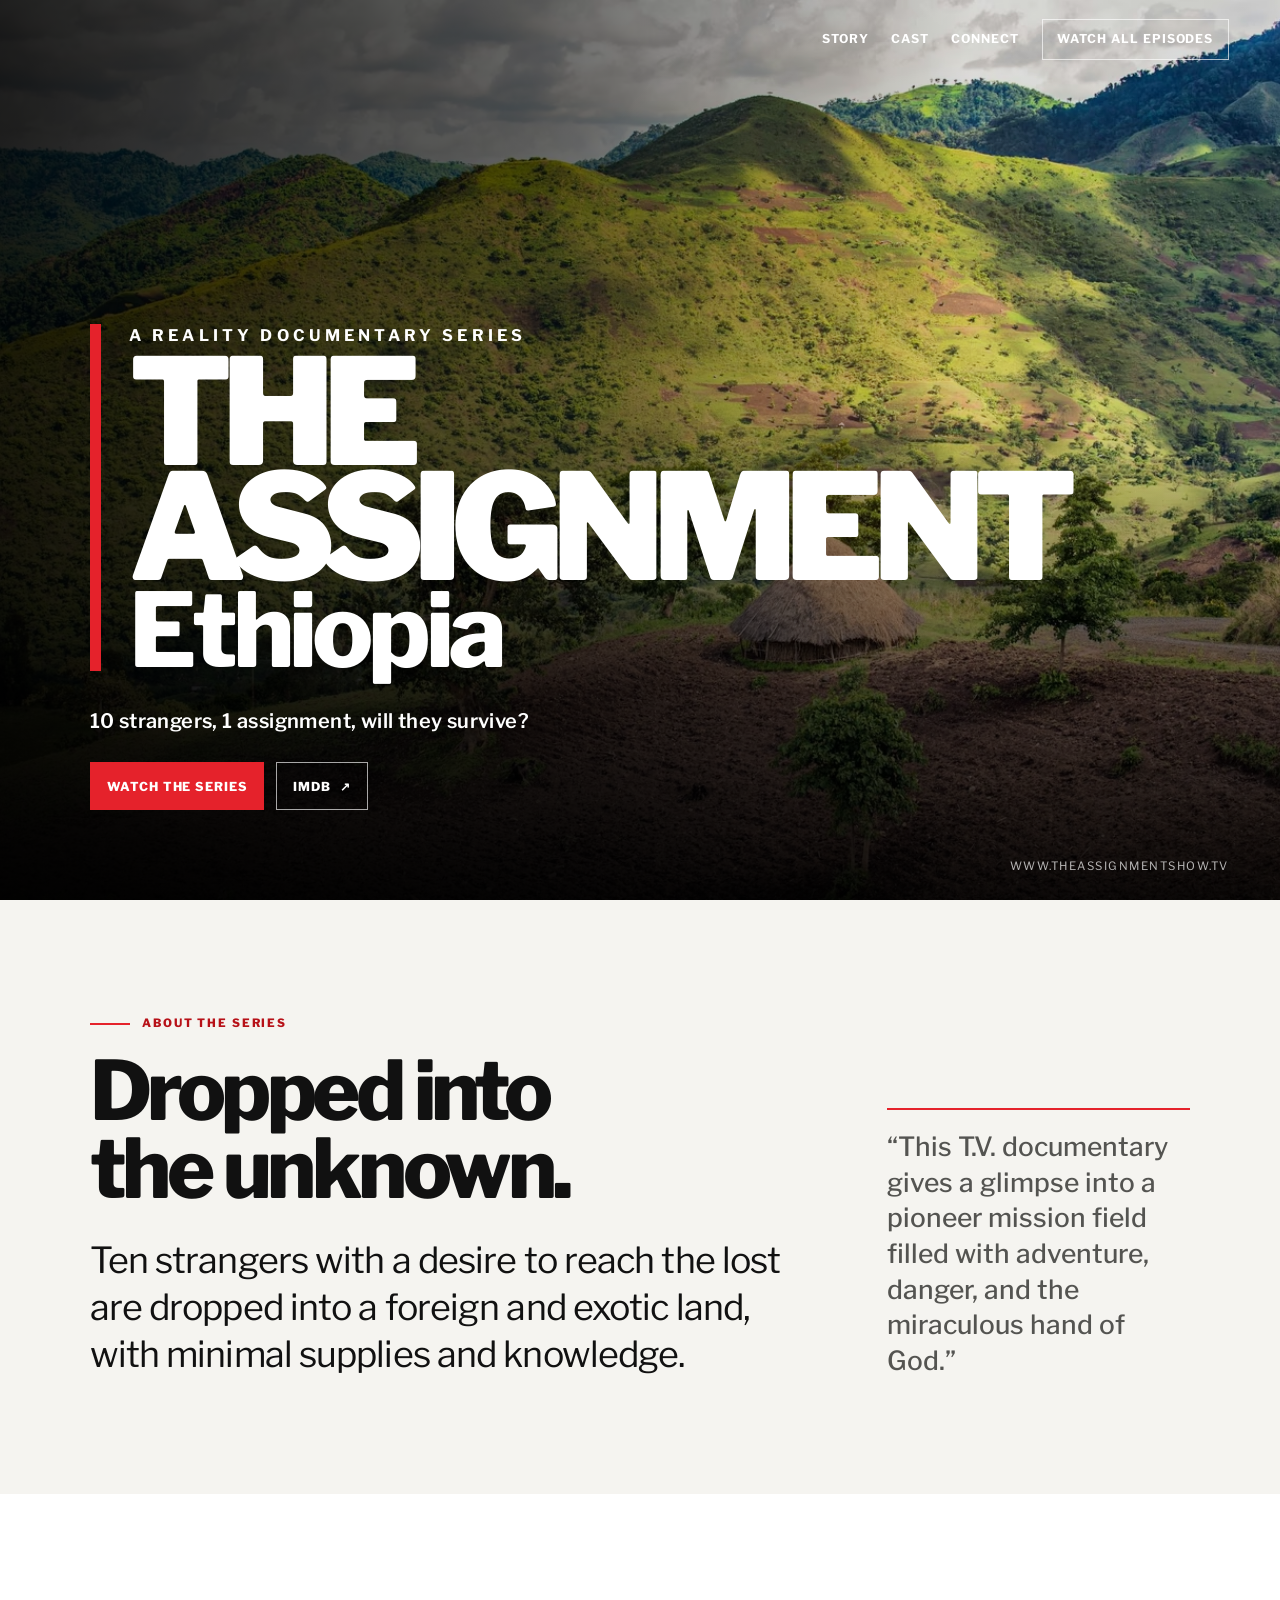
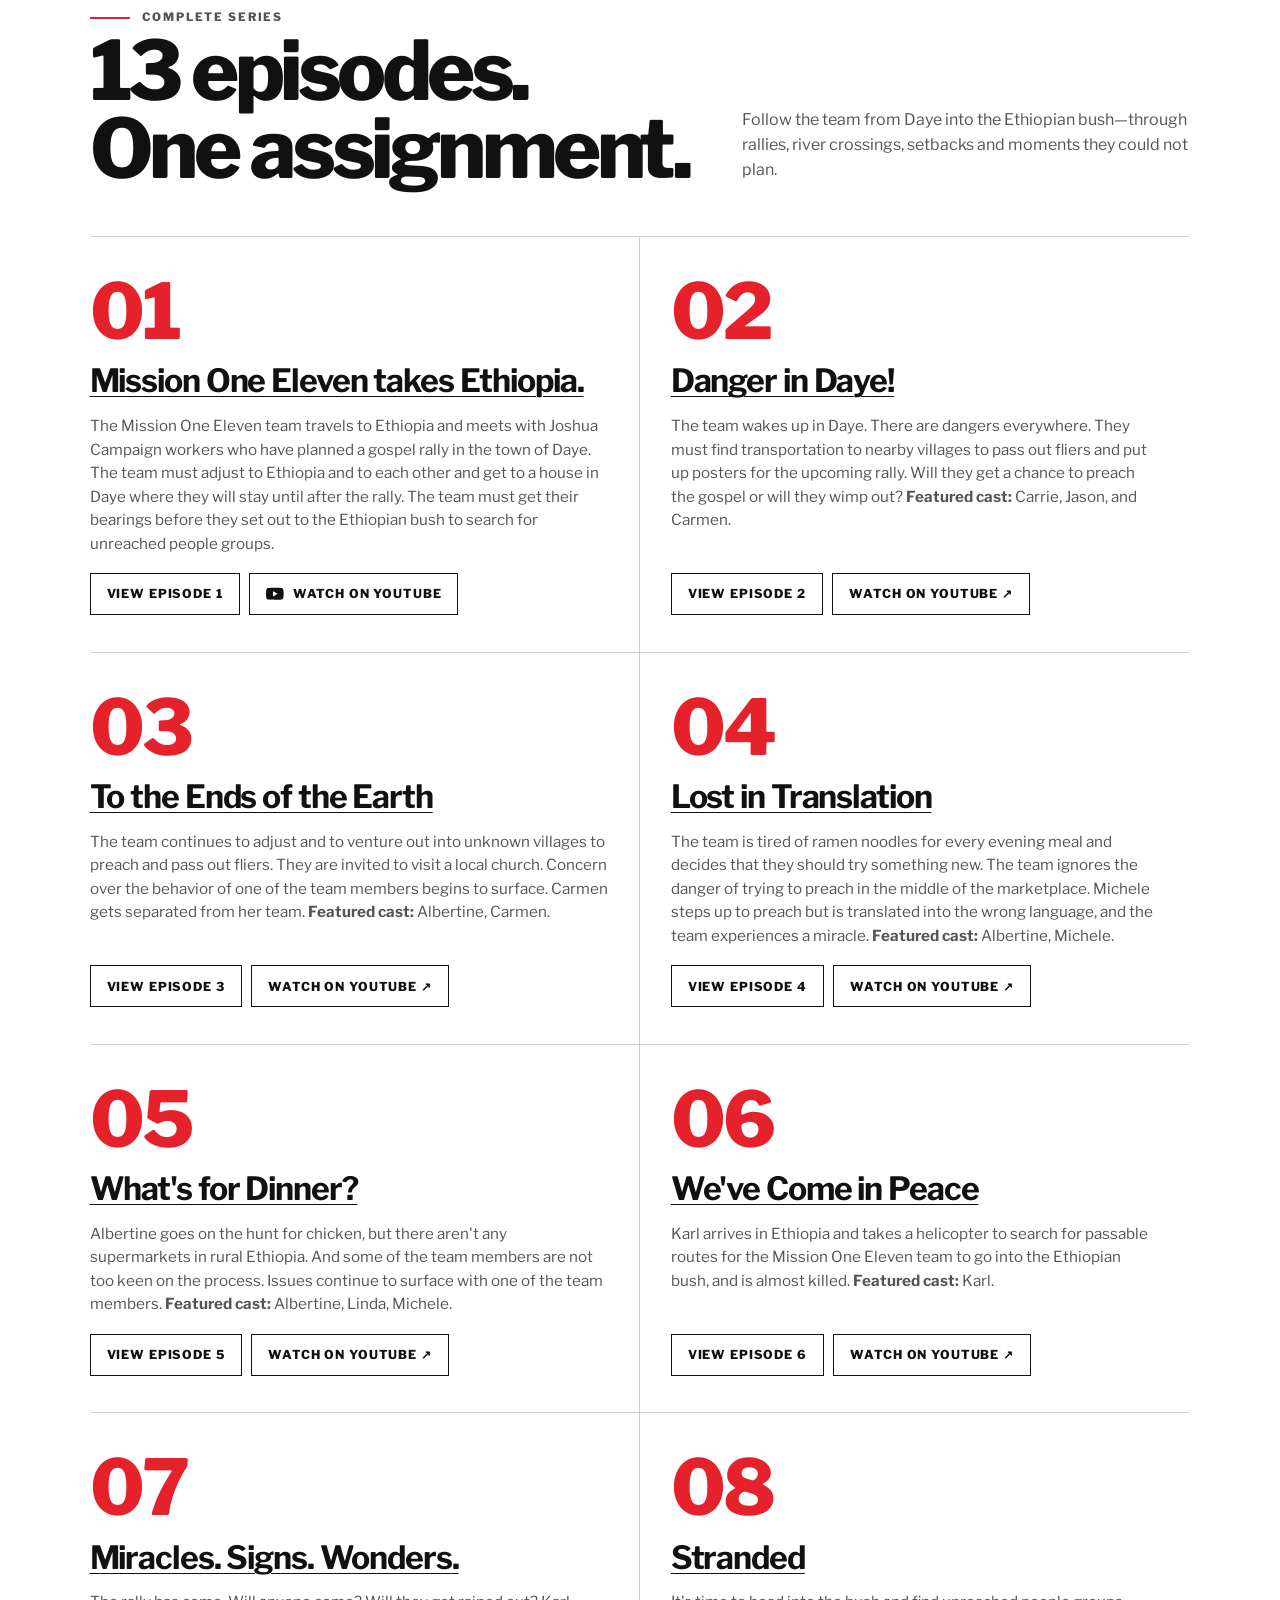
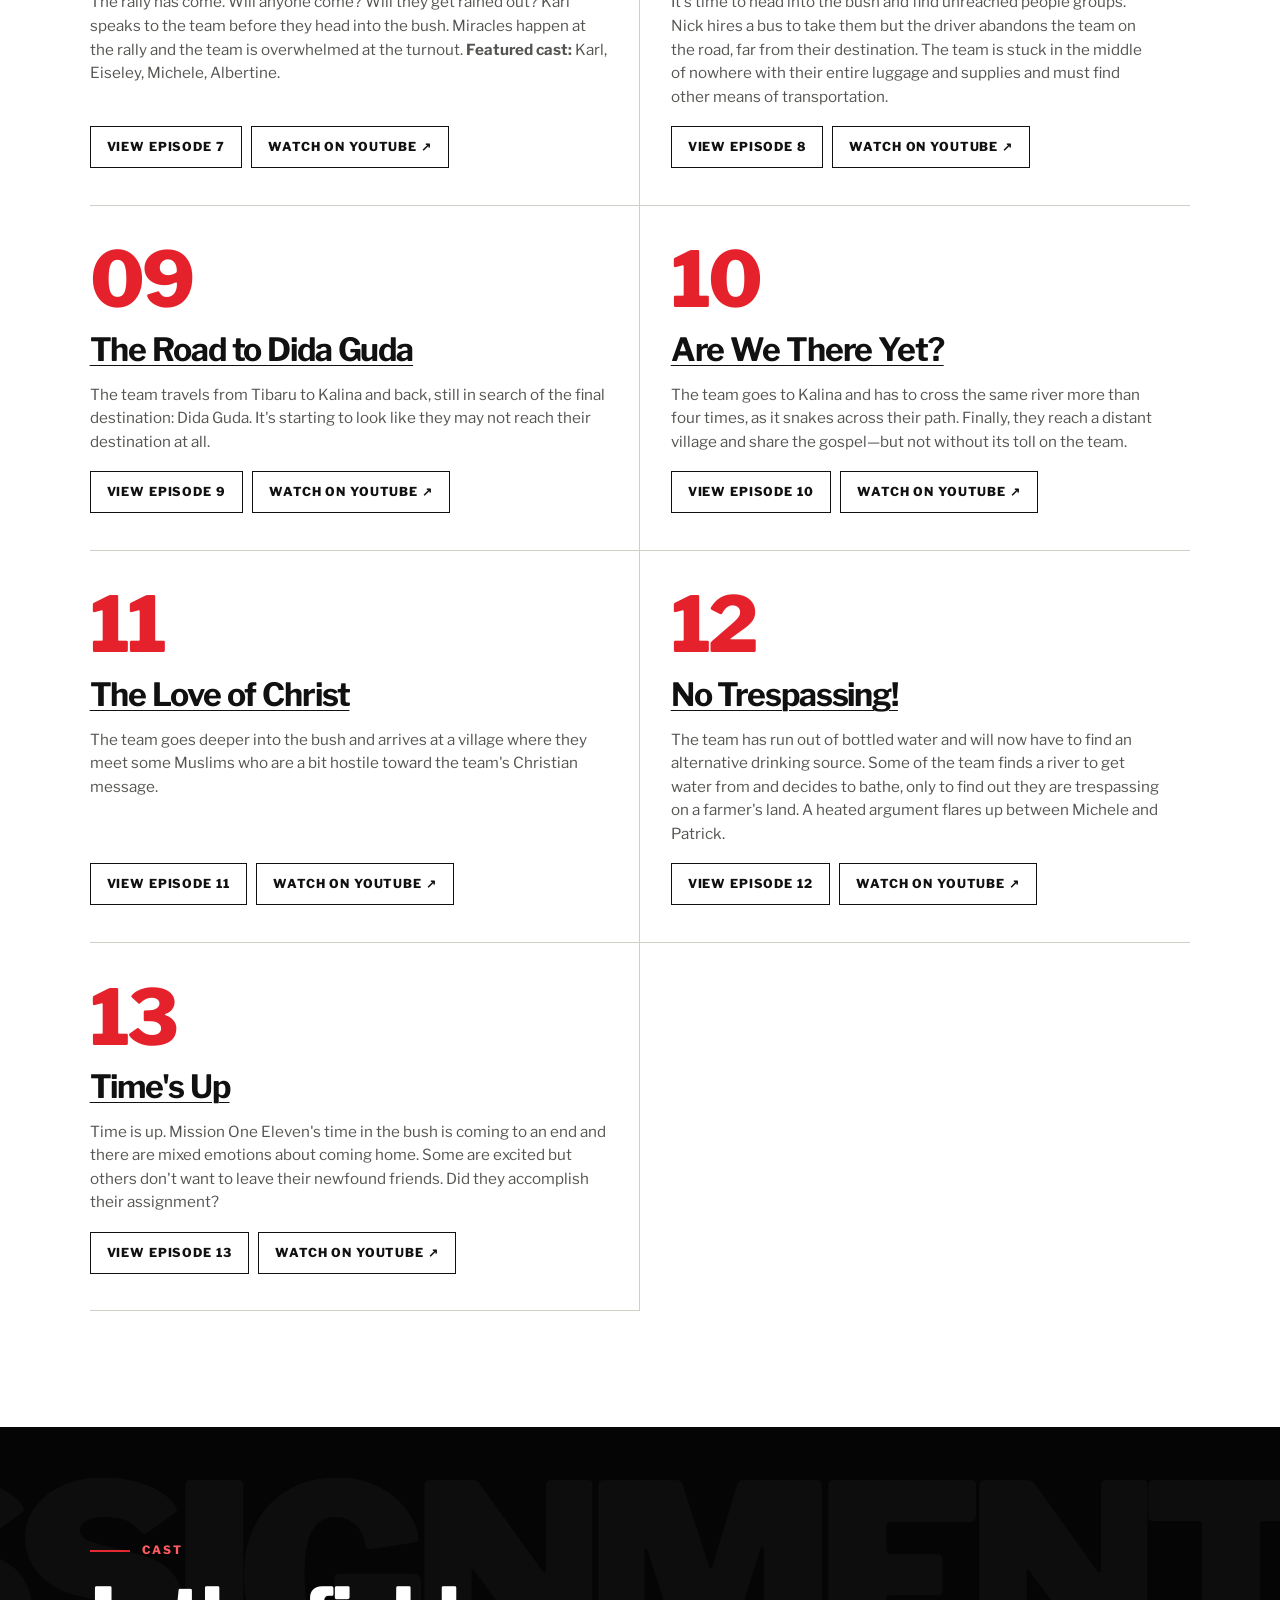
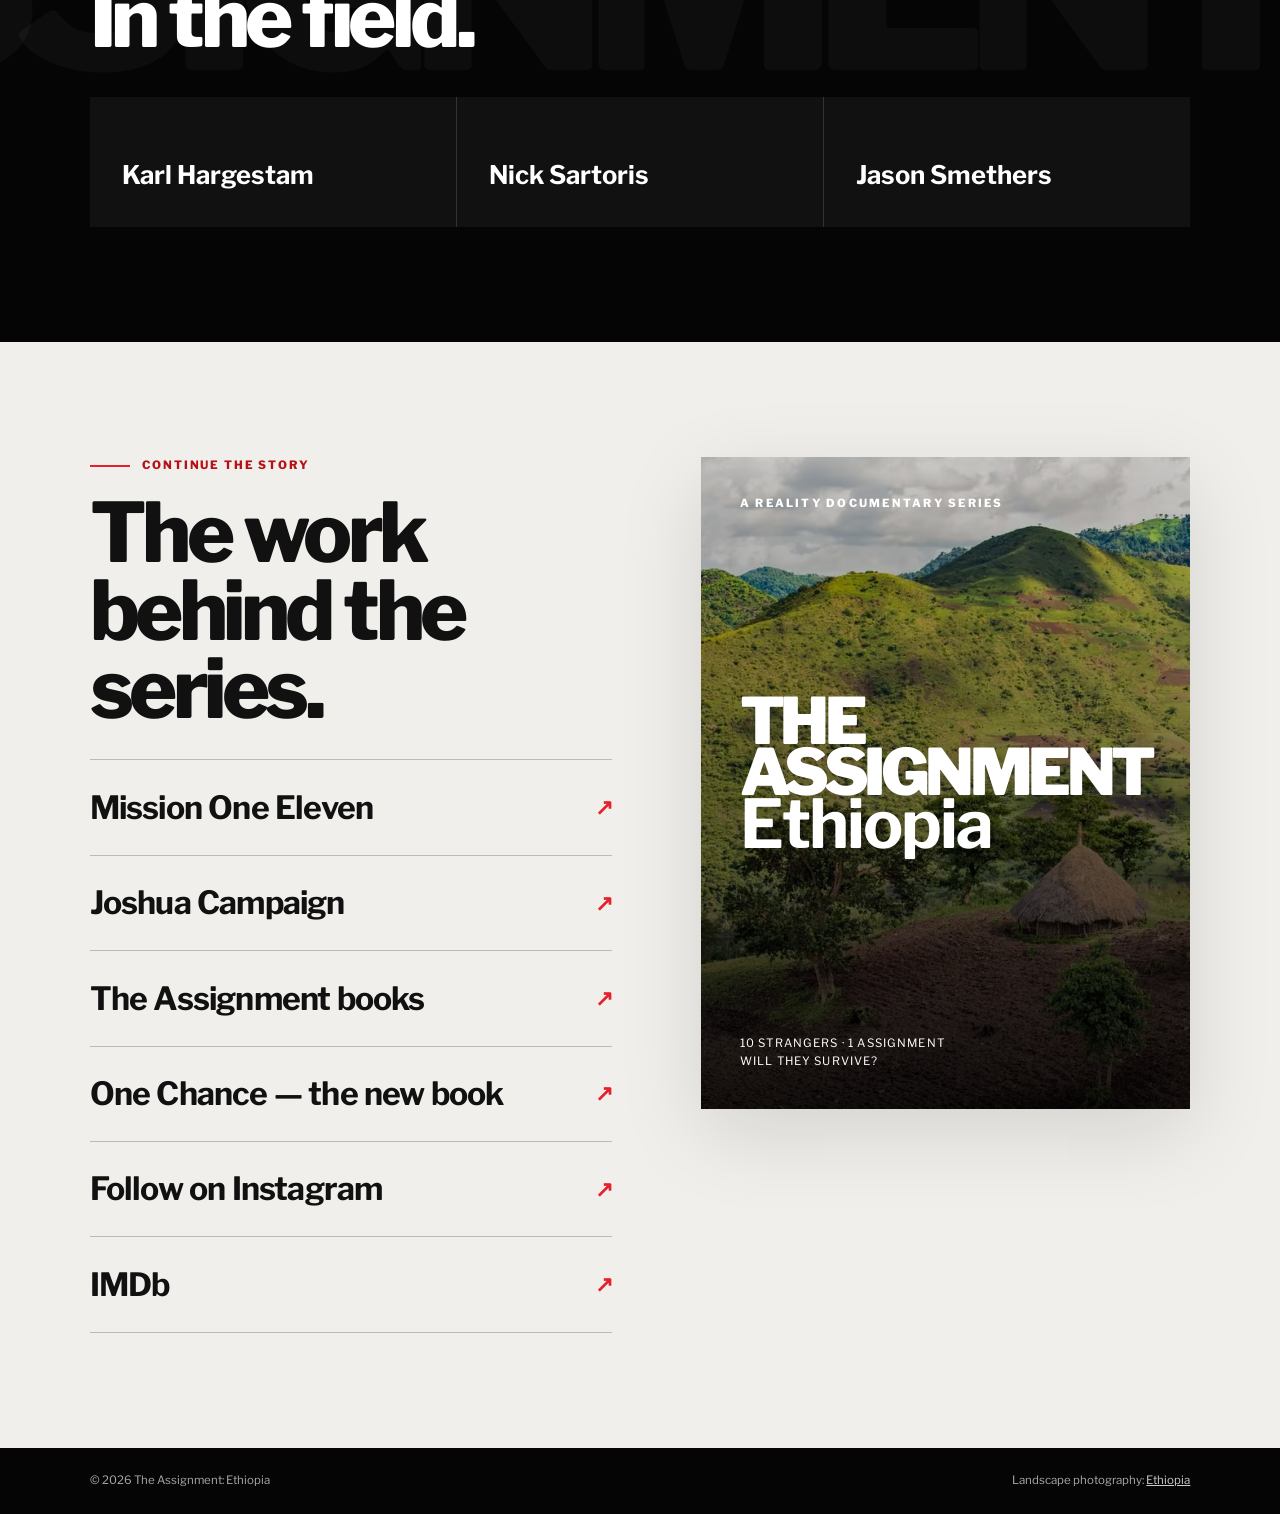
<file: index.html>
<!doctype html>
<html lang="en">
<head>
  <meta charset="utf-8" />
  <meta name="viewport" content="width=device-width, initial-scale=1, viewport-fit=cover" />
  <meta name="color-scheme" content="light dark" />
  <meta name="theme-color" content="#0b0b0b" media="(prefers-color-scheme: dark)" />
  <meta name="theme-color" content="#f5f4f0" media="(prefers-color-scheme: light)" />
  <link rel="icon" href="/favicon.ico" sizes="any" />
  <link rel="apple-touch-icon" href="/apple-touch-icon.png" />
  <title>The Assignment: Ethiopia — Watch All 13 Episodes</title>
  <meta name="description" content="Watch all 13 episodes of The Assignment: Ethiopia, the reality documentary series following ten strangers on a pioneer mission into rural Ethiopia." />
  <meta name="robots" content="index, follow, max-image-preview:large, max-snippet:-1, max-video-preview:-1" />
  <meta name="googlebot" content="index, follow, max-image-preview:large, max-snippet:-1, max-video-preview:-1" />
  <link rel="canonical" href="https://www.theassignmentshow.tv/" />
  <link rel="preload" as="image" type="image/avif" href="/ethiopia-highlands-hero-portrait-1102.avif" imagesrcset="/ethiopia-highlands-hero-portrait-800.avif 800w, /ethiopia-highlands-hero-portrait-1102.avif 1102w" imagesizes="100vw" media="(max-width: 760px) and (max-aspect-ratio: 3/4)" fetchpriority="high" />
  <link rel="preload" as="image" type="image/avif" imagesrcset="/ethiopia-highlands-hero-1280.avif 1280w, /ethiopia-highlands-hero-1920.avif 1920w" imagesizes="100vw" media="not all and (max-width: 760px) and (max-aspect-ratio: 3/4)" fetchpriority="high" />
  <link rel="alternate" hreflang="en" href="https://www.theassignmentshow.tv/" />
  <link rel="alternate" hreflang="x-default" href="https://www.theassignmentshow.tv/" />
  <meta property="og:type" content="video.tv_show" />
  <meta property="og:site_name" content="The Assignment" />
  <meta property="og:locale" content="en_US" />
  <meta property="og:title" content="The Assignment: Ethiopia — Watch All 13 Episodes" />
  <meta property="og:description" content="Ten strangers. One assignment. Watch the complete 13-episode reality documentary series filmed on a pioneer mission in Ethiopia." />
  <meta property="og:url" content="https://www.theassignmentshow.tv/" />
  <meta property="og:image" content="https://www.theassignmentshow.tv/ethiopia-highlands-hero.jpg" />
  <meta property="og:image:secure_url" content="https://www.theassignmentshow.tv/ethiopia-highlands-hero.jpg" />
  <meta property="og:image:type" content="image/jpeg" />
  <meta property="og:image:width" content="2200" />
  <meta property="og:image:height" content="1469" />
  <meta property="og:image:alt" content="The Ethiopian highlands, setting of The Assignment: Ethiopia documentary series" />
  <meta name="twitter:card" content="summary_large_image" />
  <meta name="twitter:title" content="The Assignment: Ethiopia — Watch All 13 Episodes" />
  <meta name="twitter:description" content="Ten strangers. One assignment. Watch the complete reality documentary series filmed in Ethiopia." />
  <meta name="twitter:image" content="https://www.theassignmentshow.tv/ethiopia-highlands-hero.jpg" />
  <meta name="twitter:image:alt" content="The Ethiopian highlands, setting of The Assignment: Ethiopia documentary series" />
  <link rel="preconnect" href="https://fonts.googleapis.com" />
  <link rel="preconnect" href="https://fonts.gstatic.com" crossorigin />
  <link rel="preload" as="style" href="https://fonts.googleapis.com/css2?family=Libre+Franklin:wght@400;500;600;700;800;900&display=swap" onload="this.onload=null;this.rel='stylesheet'"><noscript><link rel="stylesheet" href="https://fonts.googleapis.com/css2?family=Libre+Franklin:wght@400;500;600;700;800;900&display=swap"></noscript>
  <style>
    :root {
      --bg:#0b0b0b; --surface:#141414; --surface-2:#1d1d1d; --ink:#f7f7f5;
      --muted:#b8b8b4; --line:#343434; --red:#e5222b; --red-dark:#b71118;
      --paper:#f0efeb; --black:#050505; --shadow:0 24px 80px rgba(0,0,0,.35);
    }
    @media (prefers-color-scheme: light) {
      :root { --bg:#f5f4f0; --surface:#ffffff; --surface-2:#e9e7e1; --ink:#111111; --muted:#545451; --line:#d1cec6; --shadow:0 24px 80px rgba(0,0,0,.12); }
    }
    *{box-sizing:border-box}
    html{scroll-behavior:smooth;background:var(--bg)}
    body{margin:0;background:var(--bg);color:var(--ink);font-family:"Libre Franklin",sans-serif;line-height:1.55;overflow-x:hidden}
    a{color:inherit}
    img{display:block;max-width:100%}
    .nav{position:absolute;z-index:10;top:0;left:0;right:0;display:flex;justify-content:flex-end;gap:1.4rem;align-items:center;padding:1.2rem clamp(1.15rem,4vw,4.5rem);font-size:.76rem;font-weight:700;letter-spacing:.08em;text-transform:uppercase;color:#fff}
    .nav a{text-decoration:none}.nav a:hover,.nav a:focus-visible{color:#ff4c53}
    .nav .watch{border:1px solid rgba(255,255,255,.65);padding:.62rem .9rem}
    .hero{position:relative;min-height:100svh;display:flex;align-items:flex-end;padding:clamp(6.8rem,13vw,10rem) clamp(1.15rem,7vw,7rem) clamp(3rem,7vw,6rem);isolation:isolate;background:#111;color:#fff}
    .hero-media{position:absolute;inset:0;z-index:-3;display:block}.hero-media img{width:100%;height:100%;object-fit:cover;object-position:center 52%;display:block}
    .hero::before{content:"";position:absolute;inset:0;z-index:-2;background:linear-gradient(90deg,rgba(0,0,0,.88) 0%,rgba(0,0,0,.6) 42%,rgba(0,0,0,.14) 76%),linear-gradient(0deg,rgba(0,0,0,.9),transparent 55%)}
    .hero::after{content:"";position:absolute;inset:0;z-index:-1;background:radial-gradient(circle at 70% 35%,rgba(255,130,0,.16),transparent 32%);mix-blend-mode:screen}
    .hero-content{max-width:900px}
    .poster-mark{border-left:clamp(.45rem,1vw,.7rem) solid var(--red);padding-left:clamp(1rem,2.2vw,2rem)}
    .hero-kicker{margin:0 0 .4rem;font-size:clamp(.78rem,1.5vw,1rem);font-weight:700;letter-spacing:.26em;text-transform:uppercase}
    h1{margin:0;font-size:clamp(3.15rem,11.5vw,9.5rem);line-height:.78;letter-spacing:-.075em;font-weight:900;text-transform:uppercase;max-width:9ch}
    .ethiopia{display:block;margin-top:.4rem;font-family:"Libre Franklin",sans-serif;font-style:normal;font-size:clamp(2.6rem,8vw,6.5rem);font-weight:800;letter-spacing:-.05em;text-transform:none;color:#fff}
    .tagline{margin:clamp(1.3rem,3vw,2.2rem) 0 0;max-width:28rem;font-size:clamp(1rem,1.8vw,1.25rem);font-weight:600;letter-spacing:.02em}
    .hero-actions{display:flex;flex-wrap:wrap;gap:.75rem;margin-top:1.6rem}
    .btn{display:inline-flex;align-items:center;justify-content:center;gap:.55rem;min-height:48px;padding:.75rem 1rem;border:1px solid currentColor;text-decoration:none;font-size:.77rem;font-weight:800;letter-spacing:.07em;text-transform:uppercase;transition:background .2s,color .2s,border-color .2s}
    .btn svg{width:1.1rem;height:1.1rem;fill:currentColor}
    .btn-red{background:var(--red);border-color:var(--red);color:#fff}.btn-red:hover,.btn-red:focus-visible{background:#fff;border-color:#fff;color:#111}
    .btn-ghost{color:#fff;border-color:rgba(255,255,255,.65)}.btn-ghost:hover,.btn-ghost:focus-visible{background:#fff;color:#111}
    .hero-url{position:absolute;right:clamp(1.2rem,4vw,4rem);bottom:1.5rem;margin:0;color:rgba(255,255,255,.7);font-size:.72rem;letter-spacing:.13em;text-transform:uppercase}
    .section{padding:clamp(4.5rem,9vw,8rem) clamp(1.15rem,7vw,7rem)}
    .section-inner{max-width:1240px;margin:0 auto}
    .section-label{display:flex;align-items:center;gap:.8rem;margin:0 0 1.2rem;color:var(--red);font-size:.72rem;font-weight:800;letter-spacing:.16em;text-transform:uppercase}.section-label::before{content:"";width:2.5rem;height:2px;background:var(--red)}
    h2{font-size:clamp(2.45rem,6.4vw,5.7rem);line-height:.95;letter-spacing:-.055em;margin:0;font-weight:800}
    .lede{font-size:clamp(1.25rem,2.8vw,2.25rem);line-height:1.32;letter-spacing:-.025em;margin:1.8rem 0 0;max-width:35ch}
    .about{display:grid;grid-template-columns:minmax(0,1.4fr) minmax(260px,.6fr);gap:clamp(2rem,7vw,7rem);align-items:end}
    .quote{margin:0;padding-top:1.2rem;border-top:2px solid var(--red);font-family:"Libre Franklin",sans-serif;font-size:clamp(1.2rem,2.1vw,1.65rem);font-style:normal;font-weight:500;line-height:1.35;color:var(--muted)}
    .episodes{background:var(--surface)}
    .episode-intro{display:flex;align-items:end;justify-content:space-between;gap:2rem;margin-bottom:3rem}
    .episode-intro p{margin:0 0 .35rem;max-width:28rem;color:var(--muted)}
    .episode-grid{display:grid;grid-template-columns:repeat(2,minmax(0,1fr));border-top:1px solid var(--line)}
    .episode{position:relative;padding:clamp(1.4rem,3vw,2.3rem) clamp(0rem,2.4vw,2.3rem) 2.3rem;border-bottom:1px solid var(--line);display:flex;flex-direction:column;min-height:320px}
    .episode:nth-child(odd){padding-left:0;border-right:1px solid var(--line)}
    .episode-number{font-family:"Libre Franklin",sans-serif;font-weight:800;letter-spacing:-.04em;font-size:clamp(3rem,6vw,5rem);line-height:1;color:var(--red);font-variant-numeric:tabular-nums}
    .episode h3{font-size:clamp(1.4rem,2.5vw,2rem);line-height:1.13;letter-spacing:-.035em;margin:.8rem 0 .9rem}
    .episode p{margin:0;color:var(--muted);font-size:.95rem;max-width:58ch}
    .episode .btn{align-self:flex-start;margin-top:auto;padding-top:.65rem;padding-bottom:.65rem;min-height:42px;color:var(--ink)}
    .episode .btn:hover,.episode .btn:focus-visible{background:var(--red);border-color:var(--red);color:#fff}
    .credits{background:var(--black);color:#fff;position:relative;overflow:hidden}
    .credits::before{content:"ASSIGNMENT";position:absolute;right:-.08em;top:-.18em;font-size:clamp(5rem,20vw,18rem);font-weight:900;letter-spacing:-.08em;color:rgba(255,255,255,.035);white-space:nowrap}
    .cast-list{display:grid;grid-template-columns:repeat(3,1fr);gap:1px;background:#333;margin-top:2.5rem}
    .cast-name{background:#111;padding:clamp(1.2rem,3vw,2rem);font-size:clamp(1.15rem,2vw,1.7rem);font-weight:700;min-height:130px;display:flex;align-items:flex-end}
    .links-section{background:var(--paper);color:#111}
    .links-grid{display:grid;grid-template-columns:1.3fr .7fr;gap:clamp(2rem,7vw,7rem);align-items:start}
    .link-list{margin-top:2rem;border-top:1px solid #bebbb2}
    .big-link{display:flex;justify-content:space-between;align-items:center;gap:1rem;padding:1.4rem 0;border-bottom:1px solid #bebbb2;text-decoration:none;font-size:clamp(1.2rem,2.5vw,2rem);font-weight:700;letter-spacing:-.025em}
    .big-link span:last-child{color:var(--red);font-size:1.4rem}.big-link:hover,.big-link:focus-visible{color:var(--red)}
    .mini-poster{background:#111 url('/ethiopia-highlands-hero.jpg') center/cover no-repeat;background-image:image-set(url('/ethiopia-highlands-poster-600.avif') type('image/avif'),url('/ethiopia-highlands-poster-600.webp') type('image/webp'),url('/ethiopia-highlands-hero.jpg') type('image/jpeg'));aspect-ratio:3/4;min-height:420px;padding:clamp(1.4rem,3vw,2.4rem);color:#fff;display:flex;flex-direction:column;justify-content:space-between;box-shadow:var(--shadow);position:relative;isolation:isolate}
        /* WCAG AA contrast for section labels: darker red on light sections, lighter red on the black cast section. */
    .section-label{color:var(--red-dark)}#cast .section-label{color:#ff5a61}
    .mini-poster::before{content:"";position:absolute;inset:0;background:linear-gradient(rgba(0,0,0,.2),rgba(0,0,0,.86));z-index:-1}
    .mini-poster .top{font-size:.7rem;font-weight:800;letter-spacing:.2em;text-transform:uppercase}.mini-poster .title{font-size:clamp(2.3rem,5vw,4rem);font-weight:900;letter-spacing:-.07em;line-height:.8;text-transform:uppercase}.mini-poster .title em{display:block;font-family:"Libre Franklin",sans-serif;font-weight:700;font-style:normal;text-transform:none;font-size:1.05em;letter-spacing:-.03em}.mini-poster .bottom{font-size:.72rem;letter-spacing:.1em;text-transform:uppercase}
    footer{background:#050505;color:#aaa;padding:1.5rem clamp(1.15rem,7vw,7rem);font-size:.72rem}
    footer .foot{max-width:1240px;margin:auto;display:flex;justify-content:space-between;gap:1rem;flex-wrap:wrap}footer a{color:#ccc}
    @media(max-width:760px){
      .nav{justify-content:flex-start;gap:1rem}.nav a:not(.watch){display:none}.nav .watch{margin-left:auto}
      .hero{min-height:92svh;background-position:62% center}.hero-media img{object-position:62% center}.hero::before{background:linear-gradient(90deg,rgba(0,0,0,.88),rgba(0,0,0,.38)),linear-gradient(0deg,rgba(0,0,0,.9),transparent 60%)}
      .hero-url{display:block;position:static;margin:1.3rem 0 0;font-size:.64rem}.about,.links-grid{grid-template-columns:1fr}.quote{margin-top:1rem}.episode-intro{display:block}.episode-intro p{margin-top:1rem}.episode-grid{grid-template-columns:1fr}.episode,.episode:nth-child(odd){padding:1.6rem 0 1.8rem;border-right:0;min-height:0}.episode .btn{margin-top:1.3rem}.cast-list{grid-template-columns:1fr}.cast-name{min-height:86px}.mini-poster{max-width:430px;width:100%;margin:1rem auto 0}
    }
    @media(prefers-reduced-motion:reduce){html{scroll-behavior:auto}}

/* episode pages */
.episode h3 a{color:inherit;text-decoration:underline;text-decoration-thickness:1px;text-underline-offset:.14em}
.episode h3 a:hover,.episode h3 a:focus-visible{color:var(--red)}
.episode-actions{display:flex;flex-wrap:wrap;gap:.6rem;align-items:center;margin-top:auto;padding-top:1.1rem}
.episode .episode-actions .btn{margin-top:0}
.skip{position:absolute;left:1rem;top:0;transform:translateY(-120%);background:#fff;color:#111;padding:.6rem 1rem;z-index:30;font-weight:800;text-decoration:none}
.skip:focus{transform:none}
.visually-hidden{position:absolute;width:1px;height:1px;padding:0;margin:-1px;overflow:hidden;clip:rect(0,0,0,0);white-space:nowrap;border:0}
.subnav{display:flex;justify-content:space-between;align-items:center;gap:1rem;padding:.4rem clamp(1.15rem,7vw,7rem);background:#050505;color:#fff}
.subnav a{color:#fff;text-decoration:none;font-size:.8125rem;font-weight:700;letter-spacing:.08em;text-transform:uppercase}
.subnav a:hover,.subnav a:focus-visible{color:#ff5a61}
.subnav nav{display:flex;gap:1.2rem;align-items:center}
.subnav nav a{display:inline-flex;align-items:center;min-height:48px}
.subnav .brand{font-size:1rem;font-weight:900;letter-spacing:-.04em;min-height:48px;display:inline-flex;align-items:center}
.subnav .watch{border:1px solid rgba(255,255,255,.65);padding:.62rem .9rem}
.episode-page h1{margin:0;max-width:22ch;font-size:clamp(2.4rem,6.2vw,4.6rem);line-height:1.02;letter-spacing:-.045em;font-weight:800;text-transform:none}
.episode-page .section-inner{max-width:760px}
.episode-page .section-label,.episode-page .pager-kicker{color:#ff5a61;font-size:.8125rem}
.episode-page footer{font-size:.8125rem}
.crumbs{margin:0 0 1.6rem}
.crumbs ol{display:flex;flex-wrap:wrap;align-items:center;gap:.15rem 0;list-style:none;margin:0;padding:0;font-size:.875rem}
.crumbs li{display:flex;align-items:center;min-height:48px}
.crumbs li+li::before{content:"/";margin:0 .55rem;color:var(--muted)}
.crumbs a{color:inherit;text-decoration:underline;text-underline-offset:.14em}
.synopsis{font-size:1.125rem;line-height:1.6;max-width:62ch;margin:1.15rem 0 0}
.watch-row{margin:1.6rem 0 0}
.watch-row .btn{min-height:48px}
.pager{display:flex;justify-content:space-between;gap:1rem;margin-top:2.4rem;border-top:1px solid var(--line);padding-top:.4rem}
.pager a{display:flex;flex-direction:column;justify-content:center;gap:.2rem;min-height:48px;padding:.85rem 0;text-decoration:none;max-width:46%}
.pager a[rel="next"]{margin-left:auto;text-align:right;align-items:flex-end}
.pager a:hover .pager-title,.pager a:focus-visible .pager-title{text-decoration:underline;text-underline-offset:.12em}
.pager-title{font-size:1.05rem;font-weight:700;letter-spacing:-.02em;line-height:1.25}
@media (prefers-color-scheme: light){
  .episode-page .section-label,.episode-page .pager-kicker{color:var(--red-dark)}
}
@media(max-width:760px){
  .subnav{padding:.4rem 1.15rem}
  .subnav nav a:not(.watch){display:none}
  .episode .episode-actions{margin-top:1.3rem;padding-top:0}
  .pager{flex-direction:column}
  .pager a,.pager a[rel="next"]{max-width:none;margin-left:0;text-align:left;align-items:flex-start}
}
</style>
  <script type="application/ld+json">
  {
    "@context":"https://schema.org",
    "@graph":[
      {
        "@type":"WebSite",
        "@id":"https://www.theassignmentshow.tv/#website",
        "url":"https://www.theassignmentshow.tv/",
        "name":"The Assignment: Ethiopia",
        "description":"Official home of The Assignment: Ethiopia, with all 13 episodes of the reality documentary series.",
        "inLanguage":"en"
      },
      {
        "@type":"TVSeries",
        "@id":"https://www.theassignmentshow.tv/#series",
        "name":"The Assignment: Ethiopia",
        "alternateName":"The Assignment Ethiopia",
        "genre":["Reality television","Documentary"],
        "url":"https://www.theassignmentshow.tv/",
        "mainEntityOfPage":{"@id":"https://www.theassignmentshow.tv/#website"},
        "image":{
          "@type":"ImageObject",
          "url":"https://www.theassignmentshow.tv/ethiopia-highlands-hero.jpg",
          "width":2200,
          "height":1469
        },
        "sameAs":"https://www.imdb.com/title/tt2568442/",
        "numberOfEpisodes":13,
        "inLanguage":"en",
        "description":"Ten strangers with a desire to reach the lost are dropped into a foreign and exotic land, with minimal supplies and knowledge.",
    "actor":[
      {"@type":"Person","@id":"https://www.karlhargestam.com/#person","name":"Karl Hargestam","url":"https://www.karlhargestam.com/","sameAs":["https://about.me/hargestam", "https://www.linkedin.com/in/karl-hargestam-72327034", "https://www.pcgmission.org/", "https://www.pcg.org/about/leadership", "https://www.pcg.org/resource-library/assembly-2025-commissioning-the-hargestams", "https://hargestam.online/", "https://grokipedia.com/page/karl-hargestam", "https://ocfep.com/", "https://www.imdb.com/name/nm5412265/", "https://www.amazon.com/stores/author/B00IIVNT1K", "https://www.pcg.org/authors/karl-hargestam", "https://www.instagram.com/karlhargestam/", "https://www.theassignmentbooks.com/", "https://www.theassignmentshow.tv/"]},
      {"@type":"Person","name":"Nick Sartoris"},
      {"@type":"Person","name":"Jason Smethers"}
    ],
    "episode":[
      {"@type": "TVEpisode", "@id": "https://www.theassignmentshow.tv/episode-1/#episode", "episodeNumber": 1, "name": "Mission One Eleven takes Ethiopia.", "description": "The Mission One Eleven team travels to Ethiopia and meets with Joshua Campaign workers who have planned a gospel rally in the town of Daye. The team must adjust to Ethiopia and to each other and get to a house in Daye where they will stay until after the rally. The team must get their bearings before they set out to the Ethiopian bush to search for unreached people groups.", "url": "https://www.theassignmentshow.tv/episode-1/"},
      {"@type": "TVEpisode", "@id": "https://www.theassignmentshow.tv/episode-2/#episode", "episodeNumber": 2, "name": "Danger in Daye!", "description": "The team wakes up in Daye. There are dangers everywhere. They must find transportation to nearby villages to pass out fliers and put up posters for the upcoming rally. Will they get a chance to preach the gospel or will they wimp out? Featured cast: Carrie, Jason, and Carmen.", "url": "https://www.theassignmentshow.tv/episode-2/"},
      {"@type": "TVEpisode", "@id": "https://www.theassignmentshow.tv/episode-3/#episode", "episodeNumber": 3, "name": "To the Ends of the Earth", "description": "The team continues to adjust and to venture out into unknown villages to preach and pass out fliers. They are invited to visit a local church. Concern over the behavior of one of the team members begins to surface. Carmen gets separated from her team. Featured cast: Albertine, Carmen.", "url": "https://www.theassignmentshow.tv/episode-3/"},
      {"@type": "TVEpisode", "@id": "https://www.theassignmentshow.tv/episode-4/#episode", "episodeNumber": 4, "name": "Lost in Translation", "description": "The team is tired of ramen noodles for every evening meal and decides that they should try something new. The team ignores the danger of trying to preach in the middle of the marketplace. Michele steps up to preach but is translated into the wrong language, and the team experiences a miracle. Featured cast: Albertine, Michele.", "url": "https://www.theassignmentshow.tv/episode-4/"},
      {"@type": "TVEpisode", "@id": "https://www.theassignmentshow.tv/episode-5/#episode", "episodeNumber": 5, "name": "What's for Dinner?", "description": "Albertine goes on the hunt for chicken, but there aren't any supermarkets in rural Ethiopia. And some of the team members are not too keen on the process. Issues continue to surface with one of the team members. Featured cast: Albertine, Linda, Michele.", "url": "https://www.theassignmentshow.tv/episode-5/"},
      {"@type": "TVEpisode", "@id": "https://www.theassignmentshow.tv/episode-6/#episode", "episodeNumber": 6, "name": "We've Come in Peace", "description": "Karl arrives in Ethiopia and takes a helicopter to search for passable routes for the Mission One Eleven team to go into the Ethiopian bush, and is almost killed. Featured cast: Karl.", "url": "https://www.theassignmentshow.tv/episode-6/"},
      {"@type": "TVEpisode", "@id": "https://www.theassignmentshow.tv/episode-7/#episode", "episodeNumber": 7, "name": "Miracles. Signs. Wonders.", "description": "The rally has come. Will anyone come? Will they get rained out? Karl speaks to the team before they head into the bush. Miracles happen at the rally and the team is overwhelmed at the turnout. Featured cast: Karl, Eiseley, Michele, Albertine.", "url": "https://www.theassignmentshow.tv/episode-7/"},
      {"@type": "TVEpisode", "@id": "https://www.theassignmentshow.tv/episode-8/#episode", "episodeNumber": 8, "name": "Stranded", "description": "It's time to head into the bush and find unreached people groups. Nick hires a bus to take them but the driver abandons the team on the road, far from their destination. The team is stuck in the middle of nowhere with their entire luggage and supplies and must find other means of transportation.", "url": "https://www.theassignmentshow.tv/episode-8/"},
      {"@type": "TVEpisode", "@id": "https://www.theassignmentshow.tv/episode-9/#episode", "episodeNumber": 9, "name": "The Road to Dida Guda", "description": "The team travels from Tibaru to Kalina and back, still in search of the final destination: Dida Guda. It's starting to look like they may not reach their destination at all.", "url": "https://www.theassignmentshow.tv/episode-9/"},
      {"@type": "TVEpisode", "@id": "https://www.theassignmentshow.tv/episode-10/#episode", "episodeNumber": 10, "name": "Are We There Yet?", "description": "The team goes to Kalina and has to cross the same river more than four times, as it snakes across their path. Finally, they reach a distant village and share the gospel—but not without its toll on the team.", "url": "https://www.theassignmentshow.tv/episode-10/"},
      {"@type": "TVEpisode", "@id": "https://www.theassignmentshow.tv/episode-11/#episode", "episodeNumber": 11, "name": "The Love of Christ", "description": "The team goes deeper into the bush and arrives at a village where they meet some Muslims who are a bit hostile toward the team's Christian message.", "url": "https://www.theassignmentshow.tv/episode-11/"},
      {"@type": "TVEpisode", "@id": "https://www.theassignmentshow.tv/episode-12/#episode", "episodeNumber": 12, "name": "No Trespassing!", "description": "The team has run out of bottled water and will now have to find an alternative drinking source. Some of the team finds a river to get water from and decides to bathe, only to find out they are trespassing on a farmer's land. A heated argument flares up between Michele and Patrick.", "url": "https://www.theassignmentshow.tv/episode-12/"},
      {"@type": "TVEpisode", "@id": "https://www.theassignmentshow.tv/episode-13/#episode", "episodeNumber": 13, "name": "Time's Up", "description": "Time is up. Mission One Eleven's time in the bush is coming to an end and there are mixed emotions about coming home. Some are excited but others don't want to leave their newfound friends. Did they accomplish their assignment?", "url": "https://www.theassignmentshow.tv/episode-13/"}
    ]
      }
    ]
  }
  </script>
</head>
<body>
  <nav class="nav" aria-label="Page navigation">
    <a href="#story">Story</a><a href="#cast">Cast</a><a href="#connections">Connect</a><a class="watch" href="#episodes">Watch all episodes</a>
  </nav>

  <main>
    <section class="hero" aria-labelledby="hero-title">
      <picture class="hero-media">
        <source type="image/avif" media="(max-width: 760px) and (max-aspect-ratio: 3/4)" srcset="/ethiopia-highlands-hero-portrait-800.avif 800w, /ethiopia-highlands-hero-portrait-1102.avif 1102w" sizes="100vw">
        <source type="image/webp" media="(max-width: 760px) and (max-aspect-ratio: 3/4)" srcset="/ethiopia-highlands-hero-portrait-800.webp 800w, /ethiopia-highlands-hero-portrait-1102.webp 1102w" sizes="100vw">
        <source type="image/avif" srcset="/ethiopia-highlands-hero-1280.avif 1280w, /ethiopia-highlands-hero-1920.avif 1920w" sizes="100vw">
        <source type="image/webp" srcset="/ethiopia-highlands-hero-1280.webp 1280w, /ethiopia-highlands-hero-1920.webp 1920w" sizes="100vw">
        <img src="/ethiopia-highlands-hero.jpg" alt="The Ethiopian highlands, setting of The Assignment: Ethiopia documentary series" width="2200" height="1469" fetchpriority="high" decoding="async">
      </picture>
      <div class="hero-content">
        <div class="poster-mark">
          <p class="hero-kicker">A reality documentary series</p>
          <h1 id="hero-title">The<br>Assignment <span class="ethiopia">Ethiopia</span></h1>
        </div>
        <p class="tagline">10 strangers, 1 assignment, will they survive?</p>
        <div class="hero-actions">
          <a class="btn btn-red" href="#episodes">Watch the series</a>
          <a class="btn btn-ghost" href="https://www.imdb.com/title/tt2568442/" target="_blank" rel="noopener">IMDb <span aria-hidden="true">↗</span></a>
        </div>
        <p class="hero-url">www.theassignmentshow.tv</p>
      </div>
    </section>

    <section class="section" id="story">
      <div class="section-inner about">
        <div>
          <p class="section-label">About the series</p>
          <h2>Dropped into<br>the unknown.</h2>
          <p class="lede">Ten strangers with a desire to reach the lost are dropped into a foreign and exotic land, with minimal supplies and knowledge.</p>
        </div>
        <blockquote class="quote">“This T.V. documentary gives a glimpse into a pioneer mission field filled with adventure, danger, and the miraculous hand of God.”</blockquote>
      </div>
    </section>

    <section class="section episodes" id="episodes">
      <div class="section-inner">
        <div class="episode-intro">
          <div><p class="section-label">Complete series</p><h2>13 episodes.<br>One assignment.</h2></div>
          <p>Follow the team from Daye into the Ethiopian bush—through rallies, river crossings, setbacks and moments they could not plan.</p>
        </div>
        <div class="episode-grid">
          <article class="episode"><div class="episode-number">01</div><h3><a href="/episode-1/">Mission One Eleven takes Ethiopia.</a></h3><p>The Mission One Eleven team travels to Ethiopia and meets with Joshua Campaign workers who have planned a gospel rally in the town of Daye. The team must adjust to Ethiopia and to each other and get to a house in Daye where they will stay until after the rally. The team must get their bearings before they set out to the Ethiopian bush to search for unreached people groups.</p><div class="episode-actions"><a class="btn" href="/episode-1/">View episode 1</a><a class="btn" href="https://youtu.be/Kv2HmDKY9Jk" target="_blank" rel="noopener"><svg viewBox="0 0 24 24" aria-hidden="true"><path d="M23.5 6.2a3 3 0 0 0-2.1-2.1C19.5 3.6 12 3.6 12 3.6s-7.5 0-9.4.5A3 3 0 0 0 .5 6.2 31 31 0 0 0 0 12a31 31 0 0 0 .5 5.8 3 3 0 0 0 2.1 2.1c1.9.5 9.4.5 9.4.5s7.5 0 9.4-.5a3 3 0 0 0 2.1-2.1A31 31 0 0 0 24 12a31 31 0 0 0-.5-5.8zM9.6 15.6V8.4l6.3 3.6-6.3 3.6z"/></svg>Watch on YouTube</a></div></article>
          <article class="episode"><div class="episode-number">02</div><h3><a href="/episode-2/">Danger in Daye!</a></h3><p>The team wakes up in Daye. There are dangers everywhere. They must find transportation to nearby villages to pass out fliers and put up posters for the upcoming rally. Will they get a chance to preach the gospel or will they wimp out? <strong>Featured cast:</strong> Carrie, Jason, and Carmen.</p><div class="episode-actions"><a class="btn" href="/episode-2/">View episode 2</a><a class="btn" href="https://youtu.be/MqkBidv5LRU" target="_blank" rel="noopener">Watch on YouTube ↗</a></div></article>
          <article class="episode"><div class="episode-number">03</div><h3><a href="/episode-3/">To the Ends of the Earth</a></h3><p>The team continues to adjust and to venture out into unknown villages to preach and pass out fliers. They are invited to visit a local church. Concern over the behavior of one of the team members begins to surface. Carmen gets separated from her team. <strong>Featured cast:</strong> Albertine, Carmen.</p><div class="episode-actions"><a class="btn" href="/episode-3/">View episode 3</a><a class="btn" href="https://youtu.be/pM91XLRN2CY" target="_blank" rel="noopener">Watch on YouTube ↗</a></div></article>
          <article class="episode"><div class="episode-number">04</div><h3><a href="/episode-4/">Lost in Translation</a></h3><p>The team is tired of ramen noodles for every evening meal and decides that they should try something new. The team ignores the danger of trying to preach in the middle of the marketplace. Michele steps up to preach but is translated into the wrong language, and the team experiences a miracle. <strong>Featured cast:</strong> Albertine, Michele.</p><div class="episode-actions"><a class="btn" href="/episode-4/">View episode 4</a><a class="btn" href="https://youtu.be/_curg73S194" target="_blank" rel="noopener">Watch on YouTube ↗</a></div></article>
          <article class="episode"><div class="episode-number">05</div><h3><a href="/episode-5/">What's for Dinner?</a></h3><p>Albertine goes on the hunt for chicken, but there aren't any supermarkets in rural Ethiopia. And some of the team members are not too keen on the process. Issues continue to surface with one of the team members. <strong>Featured cast:</strong> Albertine, Linda, Michele.</p><div class="episode-actions"><a class="btn" href="/episode-5/">View episode 5</a><a class="btn" href="https://youtu.be/VRdMOGj4HDI" target="_blank" rel="noopener">Watch on YouTube ↗</a></div></article>
          <article class="episode"><div class="episode-number">06</div><h3><a href="/episode-6/">We've Come in Peace</a></h3><p>Karl arrives in Ethiopia and takes a helicopter to search for passable routes for the Mission One Eleven team to go into the Ethiopian bush, and is almost killed. <strong>Featured cast:</strong> Karl.</p><div class="episode-actions"><a class="btn" href="/episode-6/">View episode 6</a><a class="btn" href="https://youtu.be/5a5uiTjnZLA" target="_blank" rel="noopener">Watch on YouTube ↗</a></div></article>
          <article class="episode"><div class="episode-number">07</div><h3><a href="/episode-7/">Miracles. Signs. Wonders.</a></h3><p>The rally has come. Will anyone come? Will they get rained out? Karl speaks to the team before they head into the bush. Miracles happen at the rally and the team is overwhelmed at the turnout. <strong>Featured cast:</strong> Karl, Eiseley, Michele, Albertine.</p><div class="episode-actions"><a class="btn" href="/episode-7/">View episode 7</a><a class="btn" href="https://youtu.be/2ZElpIsYFDE" target="_blank" rel="noopener">Watch on YouTube ↗</a></div></article>
          <article class="episode"><div class="episode-number">08</div><h3><a href="/episode-8/">Stranded</a></h3><p>It's time to head into the bush and find unreached people groups. Nick hires a bus to take them but the driver abandons the team on the road, far from their destination. The team is stuck in the middle of nowhere with their entire luggage and supplies and must find other means of transportation.</p><div class="episode-actions"><a class="btn" href="/episode-8/">View episode 8</a><a class="btn" href="https://youtu.be/P2lYvwMZeDM" target="_blank" rel="noopener">Watch on YouTube ↗</a></div></article>
          <article class="episode"><div class="episode-number">09</div><h3><a href="/episode-9/">The Road to Dida Guda</a></h3><p>The team travels from Tibaru to Kalina and back, still in search of the final destination: Dida Guda. It's starting to look like they may not reach their destination at all.</p><div class="episode-actions"><a class="btn" href="/episode-9/">View episode 9</a><a class="btn" href="https://youtu.be/kPEKNLH4UhU" target="_blank" rel="noopener">Watch on YouTube ↗</a></div></article>
          <article class="episode"><div class="episode-number">10</div><h3><a href="/episode-10/">Are We There Yet?</a></h3><p>The team goes to Kalina and has to cross the same river more than four times, as it snakes across their path. Finally, they reach a distant village and share the gospel—but not without its toll on the team.</p><div class="episode-actions"><a class="btn" href="/episode-10/">View episode 10</a><a class="btn" href="https://youtu.be/0Ae8sbsl-ws" target="_blank" rel="noopener">Watch on YouTube ↗</a></div></article>
          <article class="episode"><div class="episode-number">11</div><h3><a href="/episode-11/">The Love of Christ</a></h3><p>The team goes deeper into the bush and arrives at a village where they meet some Muslims who are a bit hostile toward the team's Christian message.</p><div class="episode-actions"><a class="btn" href="/episode-11/">View episode 11</a><a class="btn" href="https://youtu.be/Qqhjk7dfmLM" target="_blank" rel="noopener">Watch on YouTube ↗</a></div></article>
          <article class="episode"><div class="episode-number">12</div><h3><a href="/episode-12/">No Trespassing!</a></h3><p>The team has run out of bottled water and will now have to find an alternative drinking source. Some of the team finds a river to get water from and decides to bathe, only to find out they are trespassing on a farmer's land. A heated argument flares up between Michele and Patrick.</p><div class="episode-actions"><a class="btn" href="/episode-12/">View episode 12</a><a class="btn" href="https://youtu.be/zoDEP70enGM" target="_blank" rel="noopener">Watch on YouTube ↗</a></div></article>
          <article class="episode"><div class="episode-number">13</div><h3><a href="/episode-13/">Time's Up</a></h3><p>Time is up. Mission One Eleven's time in the bush is coming to an end and there are mixed emotions about coming home. Some are excited but others don't want to leave their newfound friends. Did they accomplish their assignment?</p><div class="episode-actions"><a class="btn" href="/episode-13/">View episode 13</a><a class="btn" href="https://youtu.be/3Jg2wFGJ-y4" target="_blank" rel="noopener">Watch on YouTube ↗</a></div></article>
        </div>
      </div>
    </section>

    <section class="section credits" id="cast">
      <div class="section-inner">
        <p class="section-label">Cast</p><h2>In the field.</h2>
        <div class="cast-list" aria-label="Cast members"><div class="cast-name">Karl Hargestam</div><div class="cast-name">Nick Sartoris</div><div class="cast-name">Jason Smethers</div></div>
      </div>
    </section>

    <section class="section links-section" id="connections">
      <div class="section-inner links-grid">
        <div>
          <p class="section-label">Continue the story</p><h2>The work<br>behind the series.</h2>
          <div class="link-list">
            <a class="big-link" href="https://missiononeeleven.com" target="_blank" rel="noopener"><span>Mission One Eleven</span><span aria-hidden="true">↗</span></a>
            <a class="big-link" href="https://joshuacampaign.com" target="_blank" rel="noopener"><span>Joshua Campaign</span><span aria-hidden="true">↗</span></a>
            <a class="big-link" href="https://www.theassignmentbooks.com/" target="_blank" rel="noopener"><span>The Assignment books</span><span aria-hidden="true">↗</span></a>
            <a class="big-link" href="https://www.amazon.com/dp/B0HHMVRT21" target="_blank" rel="noopener"><span>One Chance — the new book</span><span aria-hidden="true">↗</span></a>
            <a class="big-link" href="https://www.instagram.com/karlhargestam/" target="_blank" rel="noopener"><span>Follow on Instagram</span><span aria-hidden="true">↗</span></a>
            <a class="big-link" href="https://www.imdb.com/title/tt2568442/" target="_blank" rel="noopener"><span>IMDb</span><span aria-hidden="true">↗</span></a>
          </div>
        </div>
        <div class="mini-poster" aria-label="The Assignment: Ethiopia poster">
          <div class="top">A reality documentary series</div>
          <div class="title">The<br>Assignment<em>Ethiopia</em></div>
          <div><div class="bottom">10 strangers · 1 assignment<br>Will they survive?</div></div>
        </div>
      </div>
    </section>
  </main>
  <footer><div class="foot"><span>© 2026 The Assignment: Ethiopia</span><span>Landscape photography: <a href="https://www.clubmed.be/l/quand-partir-en-ethiopie" target="_blank" rel="noopener">Ethiopia</a></span></div></footer>
</body>
</html>
</file>
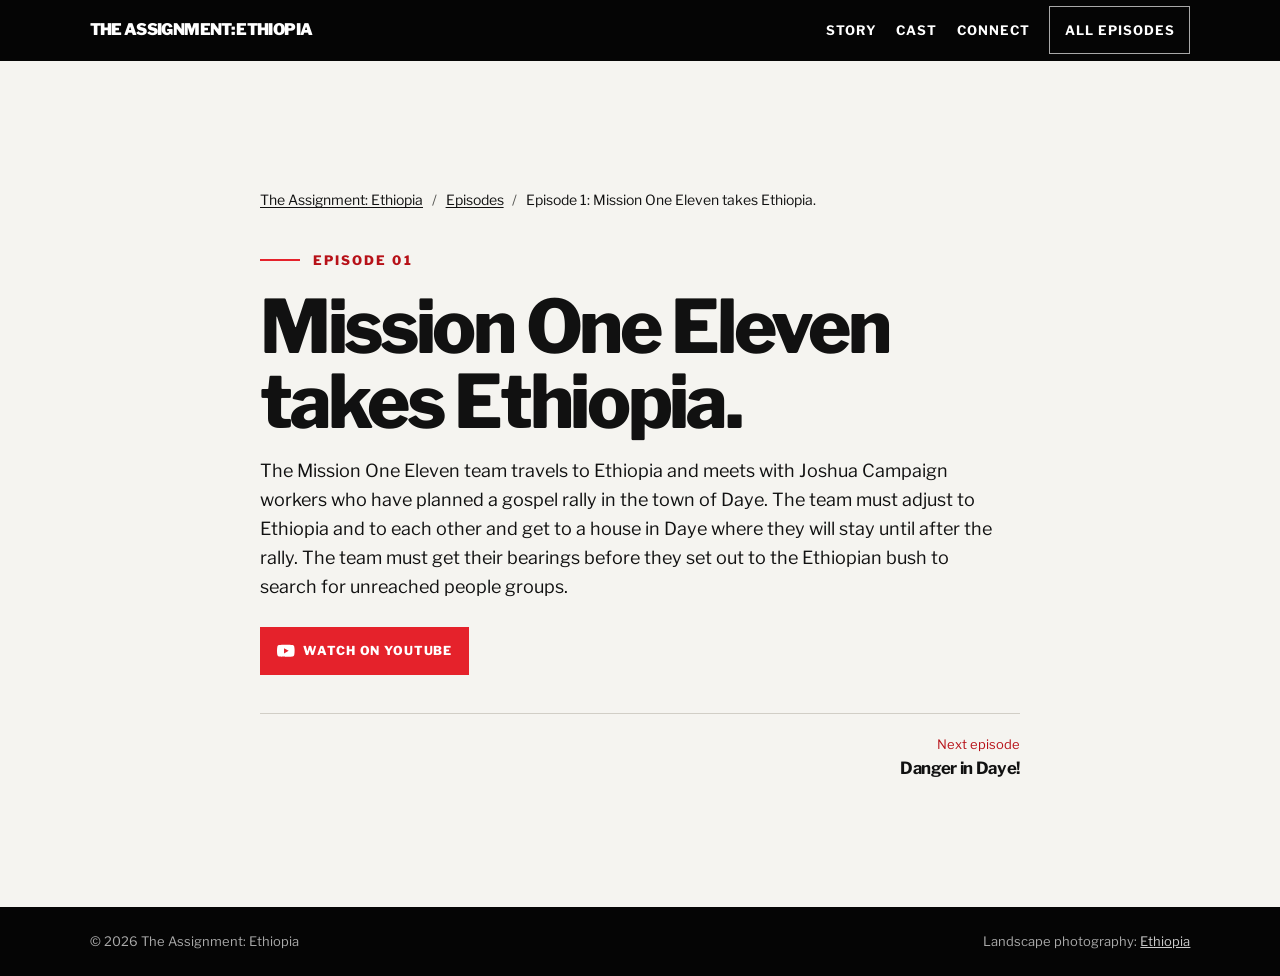
<file: episode-1/index.html>
<!doctype html>
<html lang="en">
<head>
  <meta charset="utf-8" />
  <meta name="viewport" content="width=device-width, initial-scale=1, viewport-fit=cover" />
  <meta name="color-scheme" content="light dark" />
  <meta name="theme-color" content="#0b0b0b" media="(prefers-color-scheme: dark)" />
  <meta name="theme-color" content="#f5f4f0" media="(prefers-color-scheme: light)" />
  <link rel="icon" href="/favicon.ico" sizes="any" />
  <link rel="apple-touch-icon" href="/apple-touch-icon.png" />
  <title>Mission One Eleven takes Ethiopia. — Episode 1 | The Assignment: Ethiopia</title>
  <meta name="description" content="The Mission One Eleven team travels to Ethiopia and meets with Joshua Campaign workers who have planned a gospel rally in the town of Daye." />
  <meta name="robots" content="index, follow, max-image-preview:large, max-snippet:-1, max-video-preview:-1" />
  <meta name="googlebot" content="index, follow, max-image-preview:large, max-snippet:-1, max-video-preview:-1" />
  <link rel="canonical" href="https://www.theassignmentshow.tv/episode-1/" />
  <link rel="alternate" hreflang="en" href="https://www.theassignmentshow.tv/episode-1/" />
  <link rel="alternate" hreflang="x-default" href="https://www.theassignmentshow.tv/episode-1/" />
  <link rel="next" href="https://www.theassignmentshow.tv/episode-2/" />
  <meta property="og:type" content="video.episode" />
  <meta property="og:site_name" content="The Assignment" />
  <meta property="og:locale" content="en_US" />
  <meta property="og:title" content="Mission One Eleven takes Ethiopia. — Episode 1 | The Assignment: Ethiopia" />
  <meta property="og:description" content="The Mission One Eleven team travels to Ethiopia and meets with Joshua Campaign workers who have planned a gospel rally in the town of Daye." />
  <meta property="og:url" content="https://www.theassignmentshow.tv/episode-1/" />
  <meta property="og:image" content="https://www.theassignmentshow.tv/ethiopia-highlands-hero.jpg" />
  <meta property="og:image:secure_url" content="https://www.theassignmentshow.tv/ethiopia-highlands-hero.jpg" />
  <meta property="og:image:type" content="image/jpeg" />
  <meta property="og:image:width" content="2200" />
  <meta property="og:image:height" content="1469" />
  <meta property="og:image:alt" content="The Ethiopian highlands, setting of The Assignment: Ethiopia documentary series" />
  <meta name="twitter:card" content="summary_large_image" />
  <meta name="twitter:title" content="Mission One Eleven takes Ethiopia. — Episode 1 | The Assignment: Ethiopia" />
  <meta name="twitter:description" content="The Mission One Eleven team travels to Ethiopia and meets with Joshua Campaign workers who have planned a gospel rally in the town of Daye." />
  <meta name="twitter:image" content="https://www.theassignmentshow.tv/ethiopia-highlands-hero.jpg" />
  <meta name="twitter:image:alt" content="The Ethiopian highlands, setting of The Assignment: Ethiopia documentary series" />
  <link rel="preconnect" href="https://fonts.googleapis.com" />
  <link rel="preconnect" href="https://fonts.gstatic.com" crossorigin />
  <link rel="preload" as="style" href="https://fonts.googleapis.com/css2?family=Libre+Franklin:wght@400;500;600;700;800;900&display=swap" onload="this.onload=null;this.rel='stylesheet'"><noscript><link rel="stylesheet" href="https://fonts.googleapis.com/css2?family=Libre+Franklin:wght@400;500;600;700;800;900&display=swap"></noscript>
  <link rel="stylesheet" href="/site.css" />
  <script type="application/ld+json">
{
  "@context": "https://schema.org",
  "@graph": [
    {
      "@type": "WebPage",
      "@id": "https://www.theassignmentshow.tv/episode-1/#webpage",
      "url": "https://www.theassignmentshow.tv/episode-1/",
      "name": "Mission One Eleven takes Ethiopia. — Episode 1 | The Assignment: Ethiopia",
      "description": "The Mission One Eleven team travels to Ethiopia and meets with Joshua Campaign workers who have planned a gospel rally in the town of Daye. The team must adjust to Ethiopia and to each other and get to a house in Daye where they will stay until after the rally. The team must get their bearings before they set out to the Ethiopian bush to search for unreached people groups.",
      "inLanguage": "en",
      "isPartOf": {
        "@id": "https://www.theassignmentshow.tv/#website"
      },
      "breadcrumb": {
        "@id": "https://www.theassignmentshow.tv/episode-1/#breadcrumb"
      },
      "mainEntity": {
        "@id": "https://www.theassignmentshow.tv/episode-1/#episode"
      }
    },
    {
      "@type": "BreadcrumbList",
      "@id": "https://www.theassignmentshow.tv/episode-1/#breadcrumb",
      "itemListElement": [
        {
          "@type": "ListItem",
          "position": 1,
          "name": "The Assignment: Ethiopia",
          "item": "https://www.theassignmentshow.tv/"
        },
        {
          "@type": "ListItem",
          "position": 2,
          "name": "Episodes",
          "item": "https://www.theassignmentshow.tv/#episodes"
        },
        {
          "@type": "ListItem",
          "position": 3,
          "name": "Episode 1: Mission One Eleven takes Ethiopia.",
          "item": "https://www.theassignmentshow.tv/episode-1/"
        }
      ]
    },
    {
      "@type": "TVSeries",
      "@id": "https://www.theassignmentshow.tv/#series",
      "name": "The Assignment: Ethiopia",
      "url": "https://www.theassignmentshow.tv/"
    },
    {
      "@type": "TVEpisode",
      "@id": "https://www.theassignmentshow.tv/episode-1/#episode",
      "name": "Mission One Eleven takes Ethiopia.",
      "episodeNumber": 1,
      "description": "The Mission One Eleven team travels to Ethiopia and meets with Joshua Campaign workers who have planned a gospel rally in the town of Daye. The team must adjust to Ethiopia and to each other and get to a house in Daye where they will stay until after the rally. The team must get their bearings before they set out to the Ethiopian bush to search for unreached people groups.",
      "url": "https://www.theassignmentshow.tv/episode-1/",
      "inLanguage": "en",
      "image": "https://www.theassignmentshow.tv/ethiopia-highlands-hero.jpg",
      "partOfSeries": {
        "@id": "https://www.theassignmentshow.tv/#series"
      },
      "video": {
        "@id": "https://www.theassignmentshow.tv/episode-1/#video"
      }
    },
    {
      "@type": "VideoObject",
      "@id": "https://www.theassignmentshow.tv/episode-1/#video",
      "name": "Mission One Eleven takes Ethiopia.",
      "description": "The Mission One Eleven team travels to Ethiopia and meets with Joshua Campaign workers who have planned a gospel rally in the town of Daye. The team must adjust to Ethiopia and to each other and get to a house in Daye where they will stay until after the rally. The team must get their bearings before they set out to the Ethiopian bush to search for unreached people groups.",
      "thumbnailUrl": "https://www.theassignmentshow.tv/ethiopia-highlands-hero.jpg",
      "url": "https://youtu.be/Kv2HmDKY9Jk",
      "embedUrl": "https://www.youtube.com/embed/Kv2HmDKY9Jk",
      "inLanguage": "en"
    }
  ]
}
  </script>
</head>
<body class="episode-page">
  <a class="skip" href="#main">Skip to content</a>
  <header class="subnav">
    <a class="brand" href="/">The Assignment: Ethiopia</a>
    <nav aria-label="Page navigation">
      <a href="/#story">Story</a>
      <a href="/#cast">Cast</a>
      <a href="/#connections">Connect</a>
      <a class="watch" href="/#episodes">All episodes</a>
    </nav>
  </header>
  <main id="main">
    <article class="section">
      <div class="section-inner">
        <nav class="crumbs" aria-label="Breadcrumb">
          <ol>
            <li><a href="/">The Assignment: Ethiopia</a></li>
            <li><a href="/#episodes">Episodes</a></li>
            <li aria-current="page">Episode 1: Mission One Eleven takes Ethiopia.</li>
          </ol>
        </nav>
        <p class="section-label">Episode 01</p>
        <h1>Mission One Eleven takes Ethiopia.</h1>
        <p class="synopsis">The Mission One Eleven team travels to Ethiopia and meets with Joshua Campaign workers who have planned a gospel rally in the town of Daye. The team must adjust to Ethiopia and to each other and get to a house in Daye where they will stay until after the rally. The team must get their bearings before they set out to the Ethiopian bush to search for unreached people groups.</p>
        <p class="watch-row"><a class="btn btn-red" href="https://youtu.be/Kv2HmDKY9Jk" target="_blank" rel="noopener"><svg viewBox="0 0 24 24" aria-hidden="true"><path d="M23.5 6.2a3 3 0 0 0-2.1-2.1C19.5 3.6 12 3.6 12 3.6s-7.5 0-9.4.5A3 3 0 0 0 .5 6.2 31 31 0 0 0 0 12a31 31 0 0 0 .5 5.8 3 3 0 0 0 2.1 2.1c1.9.5 9.4.5 9.4.5s7.5 0 9.4-.5a3 3 0 0 0 2.1-2.1A31 31 0 0 0 24 12a31 31 0 0 0-.5-5.8zM9.6 15.6V8.4l6.3 3.6-6.3 3.6z"/></svg>Watch on YouTube<span class="visually-hidden"> (opens in a new tab)</span></a></p>
        <nav class="pager" aria-label="More episodes">
        <a rel="next" href="/episode-2/"><span class="pager-kicker">Next episode</span><span class="pager-title">Danger in Daye!</span></a>
        </nav>
      </div>
    </article>
  </main>
  <footer><div class="foot"><span>© 2026 The Assignment: Ethiopia</span><span>Landscape photography: <a href="https://www.clubmed.be/l/quand-partir-en-ethiopie" target="_blank" rel="noopener">Ethiopia</a></span></div></footer>
</body>
</html>
</file>
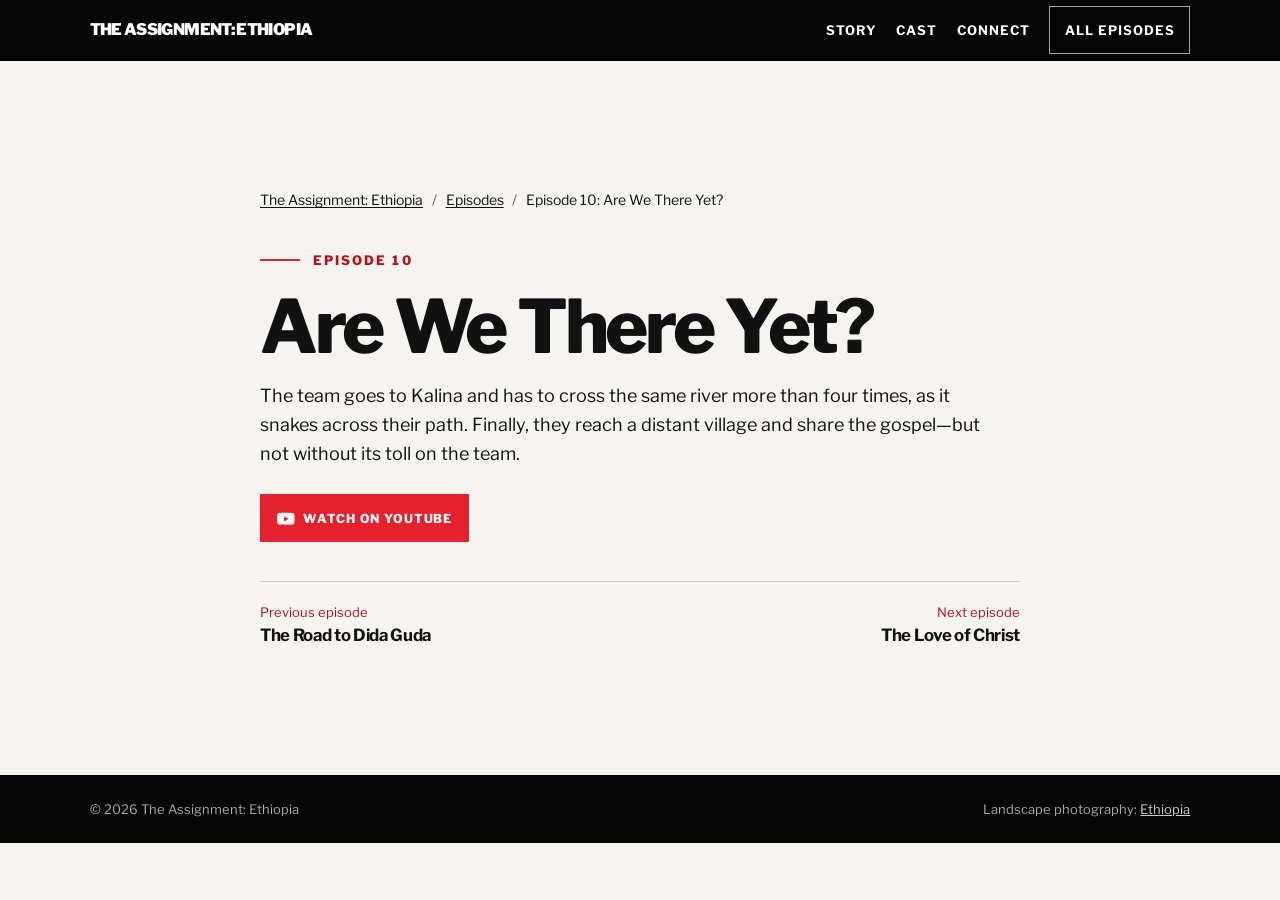
<file: episode-10/index.html>
<!doctype html>
<html lang="en">
<head>
  <meta charset="utf-8" />
  <meta name="viewport" content="width=device-width, initial-scale=1, viewport-fit=cover" />
  <meta name="color-scheme" content="light dark" />
  <meta name="theme-color" content="#0b0b0b" media="(prefers-color-scheme: dark)" />
  <meta name="theme-color" content="#f5f4f0" media="(prefers-color-scheme: light)" />
  <link rel="icon" href="/favicon.ico" sizes="any" />
  <link rel="apple-touch-icon" href="/apple-touch-icon.png" />
  <title>Are We There Yet? — Episode 10 | The Assignment: Ethiopia</title>
  <meta name="description" content="The team goes to Kalina and has to cross the same river more than four times, as it snakes across their path." />
  <meta name="robots" content="index, follow, max-image-preview:large, max-snippet:-1, max-video-preview:-1" />
  <meta name="googlebot" content="index, follow, max-image-preview:large, max-snippet:-1, max-video-preview:-1" />
  <link rel="canonical" href="https://www.theassignmentshow.tv/episode-10/" />
  <link rel="alternate" hreflang="en" href="https://www.theassignmentshow.tv/episode-10/" />
  <link rel="alternate" hreflang="x-default" href="https://www.theassignmentshow.tv/episode-10/" />
  <link rel="prev" href="https://www.theassignmentshow.tv/episode-9/" />
  <link rel="next" href="https://www.theassignmentshow.tv/episode-11/" />
  <meta property="og:type" content="video.episode" />
  <meta property="og:site_name" content="The Assignment" />
  <meta property="og:locale" content="en_US" />
  <meta property="og:title" content="Are We There Yet? — Episode 10 | The Assignment: Ethiopia" />
  <meta property="og:description" content="The team goes to Kalina and has to cross the same river more than four times, as it snakes across their path." />
  <meta property="og:url" content="https://www.theassignmentshow.tv/episode-10/" />
  <meta property="og:image" content="https://www.theassignmentshow.tv/ethiopia-highlands-hero.jpg" />
  <meta property="og:image:secure_url" content="https://www.theassignmentshow.tv/ethiopia-highlands-hero.jpg" />
  <meta property="og:image:type" content="image/jpeg" />
  <meta property="og:image:width" content="2200" />
  <meta property="og:image:height" content="1469" />
  <meta property="og:image:alt" content="The Ethiopian highlands, setting of The Assignment: Ethiopia documentary series" />
  <meta name="twitter:card" content="summary_large_image" />
  <meta name="twitter:title" content="Are We There Yet? — Episode 10 | The Assignment: Ethiopia" />
  <meta name="twitter:description" content="The team goes to Kalina and has to cross the same river more than four times, as it snakes across their path." />
  <meta name="twitter:image" content="https://www.theassignmentshow.tv/ethiopia-highlands-hero.jpg" />
  <meta name="twitter:image:alt" content="The Ethiopian highlands, setting of The Assignment: Ethiopia documentary series" />
  <link rel="preconnect" href="https://fonts.googleapis.com" />
  <link rel="preconnect" href="https://fonts.gstatic.com" crossorigin />
  <link rel="preload" as="style" href="https://fonts.googleapis.com/css2?family=Libre+Franklin:wght@400;500;600;700;800;900&display=swap" onload="this.onload=null;this.rel='stylesheet'"><noscript><link rel="stylesheet" href="https://fonts.googleapis.com/css2?family=Libre+Franklin:wght@400;500;600;700;800;900&display=swap"></noscript>
  <link rel="stylesheet" href="/site.css" />
  <script type="application/ld+json">
{
  "@context": "https://schema.org",
  "@graph": [
    {
      "@type": "WebPage",
      "@id": "https://www.theassignmentshow.tv/episode-10/#webpage",
      "url": "https://www.theassignmentshow.tv/episode-10/",
      "name": "Are We There Yet? — Episode 10 | The Assignment: Ethiopia",
      "description": "The team goes to Kalina and has to cross the same river more than four times, as it snakes across their path. Finally, they reach a distant village and share the gospel—but not without its toll on the team.",
      "inLanguage": "en",
      "isPartOf": {
        "@id": "https://www.theassignmentshow.tv/#website"
      },
      "breadcrumb": {
        "@id": "https://www.theassignmentshow.tv/episode-10/#breadcrumb"
      },
      "mainEntity": {
        "@id": "https://www.theassignmentshow.tv/episode-10/#episode"
      }
    },
    {
      "@type": "BreadcrumbList",
      "@id": "https://www.theassignmentshow.tv/episode-10/#breadcrumb",
      "itemListElement": [
        {
          "@type": "ListItem",
          "position": 1,
          "name": "The Assignment: Ethiopia",
          "item": "https://www.theassignmentshow.tv/"
        },
        {
          "@type": "ListItem",
          "position": 2,
          "name": "Episodes",
          "item": "https://www.theassignmentshow.tv/#episodes"
        },
        {
          "@type": "ListItem",
          "position": 3,
          "name": "Episode 10: Are We There Yet?",
          "item": "https://www.theassignmentshow.tv/episode-10/"
        }
      ]
    },
    {
      "@type": "TVSeries",
      "@id": "https://www.theassignmentshow.tv/#series",
      "name": "The Assignment: Ethiopia",
      "url": "https://www.theassignmentshow.tv/"
    },
    {
      "@type": "TVEpisode",
      "@id": "https://www.theassignmentshow.tv/episode-10/#episode",
      "name": "Are We There Yet?",
      "episodeNumber": 10,
      "description": "The team goes to Kalina and has to cross the same river more than four times, as it snakes across their path. Finally, they reach a distant village and share the gospel—but not without its toll on the team.",
      "url": "https://www.theassignmentshow.tv/episode-10/",
      "inLanguage": "en",
      "image": "https://www.theassignmentshow.tv/ethiopia-highlands-hero.jpg",
      "partOfSeries": {
        "@id": "https://www.theassignmentshow.tv/#series"
      },
      "video": {
        "@id": "https://www.theassignmentshow.tv/episode-10/#video"
      }
    },
    {
      "@type": "VideoObject",
      "@id": "https://www.theassignmentshow.tv/episode-10/#video",
      "name": "Are We There Yet?",
      "description": "The team goes to Kalina and has to cross the same river more than four times, as it snakes across their path. Finally, they reach a distant village and share the gospel—but not without its toll on the team.",
      "thumbnailUrl": "https://www.theassignmentshow.tv/ethiopia-highlands-hero.jpg",
      "url": "https://youtu.be/0Ae8sbsl-ws",
      "embedUrl": "https://www.youtube.com/embed/0Ae8sbsl-ws",
      "inLanguage": "en"
    }
  ]
}
  </script>
</head>
<body class="episode-page">
  <a class="skip" href="#main">Skip to content</a>
  <header class="subnav">
    <a class="brand" href="/">The Assignment: Ethiopia</a>
    <nav aria-label="Page navigation">
      <a href="/#story">Story</a>
      <a href="/#cast">Cast</a>
      <a href="/#connections">Connect</a>
      <a class="watch" href="/#episodes">All episodes</a>
    </nav>
  </header>
  <main id="main">
    <article class="section">
      <div class="section-inner">
        <nav class="crumbs" aria-label="Breadcrumb">
          <ol>
            <li><a href="/">The Assignment: Ethiopia</a></li>
            <li><a href="/#episodes">Episodes</a></li>
            <li aria-current="page">Episode 10: Are We There Yet?</li>
          </ol>
        </nav>
        <p class="section-label">Episode 10</p>
        <h1>Are We There Yet?</h1>
        <p class="synopsis">The team goes to Kalina and has to cross the same river more than four times, as it snakes across their path. Finally, they reach a distant village and share the gospel—but not without its toll on the team.</p>
        <p class="watch-row"><a class="btn btn-red" href="https://youtu.be/0Ae8sbsl-ws" target="_blank" rel="noopener"><svg viewBox="0 0 24 24" aria-hidden="true"><path d="M23.5 6.2a3 3 0 0 0-2.1-2.1C19.5 3.6 12 3.6 12 3.6s-7.5 0-9.4.5A3 3 0 0 0 .5 6.2 31 31 0 0 0 0 12a31 31 0 0 0 .5 5.8 3 3 0 0 0 2.1 2.1c1.9.5 9.4.5 9.4.5s7.5 0 9.4-.5a3 3 0 0 0 2.1-2.1A31 31 0 0 0 24 12a31 31 0 0 0-.5-5.8zM9.6 15.6V8.4l6.3 3.6-6.3 3.6z"/></svg>Watch on YouTube<span class="visually-hidden"> (opens in a new tab)</span></a></p>
        <nav class="pager" aria-label="More episodes">
        <a rel="prev" href="/episode-9/"><span class="pager-kicker">Previous episode</span><span class="pager-title">The Road to Dida Guda</span></a>
        <a rel="next" href="/episode-11/"><span class="pager-kicker">Next episode</span><span class="pager-title">The Love of Christ</span></a>
        </nav>
      </div>
    </article>
  </main>
  <footer><div class="foot"><span>© 2026 The Assignment: Ethiopia</span><span>Landscape photography: <a href="https://www.clubmed.be/l/quand-partir-en-ethiopie" target="_blank" rel="noopener">Ethiopia</a></span></div></footer>
</body>
</html>
</file>
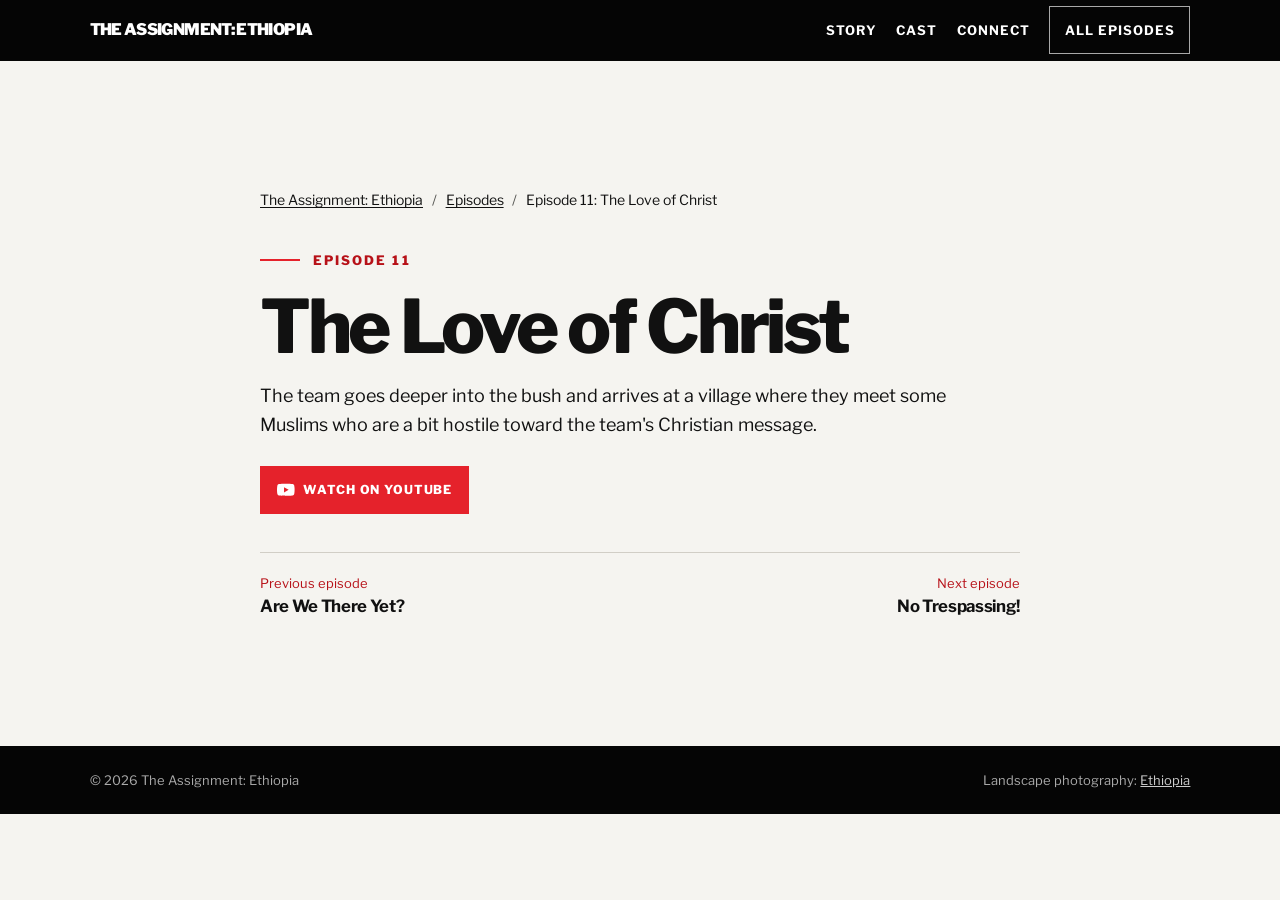
<file: episode-11/index.html>
<!doctype html>
<html lang="en">
<head>
  <meta charset="utf-8" />
  <meta name="viewport" content="width=device-width, initial-scale=1, viewport-fit=cover" />
  <meta name="color-scheme" content="light dark" />
  <meta name="theme-color" content="#0b0b0b" media="(prefers-color-scheme: dark)" />
  <meta name="theme-color" content="#f5f4f0" media="(prefers-color-scheme: light)" />
  <link rel="icon" href="/favicon.ico" sizes="any" />
  <link rel="apple-touch-icon" href="/apple-touch-icon.png" />
  <title>The Love of Christ — Episode 11 | The Assignment: Ethiopia</title>
  <meta name="description" content="The team goes deeper into the bush and arrives at a village where they meet some Muslims who are a bit hostile toward the team's Christian message." />
  <meta name="robots" content="index, follow, max-image-preview:large, max-snippet:-1, max-video-preview:-1" />
  <meta name="googlebot" content="index, follow, max-image-preview:large, max-snippet:-1, max-video-preview:-1" />
  <link rel="canonical" href="https://www.theassignmentshow.tv/episode-11/" />
  <link rel="alternate" hreflang="en" href="https://www.theassignmentshow.tv/episode-11/" />
  <link rel="alternate" hreflang="x-default" href="https://www.theassignmentshow.tv/episode-11/" />
  <link rel="prev" href="https://www.theassignmentshow.tv/episode-10/" />
  <link rel="next" href="https://www.theassignmentshow.tv/episode-12/" />
  <meta property="og:type" content="video.episode" />
  <meta property="og:site_name" content="The Assignment" />
  <meta property="og:locale" content="en_US" />
  <meta property="og:title" content="The Love of Christ — Episode 11 | The Assignment: Ethiopia" />
  <meta property="og:description" content="The team goes deeper into the bush and arrives at a village where they meet some Muslims who are a bit hostile toward the team's Christian message." />
  <meta property="og:url" content="https://www.theassignmentshow.tv/episode-11/" />
  <meta property="og:image" content="https://www.theassignmentshow.tv/ethiopia-highlands-hero.jpg" />
  <meta property="og:image:secure_url" content="https://www.theassignmentshow.tv/ethiopia-highlands-hero.jpg" />
  <meta property="og:image:type" content="image/jpeg" />
  <meta property="og:image:width" content="2200" />
  <meta property="og:image:height" content="1469" />
  <meta property="og:image:alt" content="The Ethiopian highlands, setting of The Assignment: Ethiopia documentary series" />
  <meta name="twitter:card" content="summary_large_image" />
  <meta name="twitter:title" content="The Love of Christ — Episode 11 | The Assignment: Ethiopia" />
  <meta name="twitter:description" content="The team goes deeper into the bush and arrives at a village where they meet some Muslims who are a bit hostile toward the team's Christian message." />
  <meta name="twitter:image" content="https://www.theassignmentshow.tv/ethiopia-highlands-hero.jpg" />
  <meta name="twitter:image:alt" content="The Ethiopian highlands, setting of The Assignment: Ethiopia documentary series" />
  <link rel="preconnect" href="https://fonts.googleapis.com" />
  <link rel="preconnect" href="https://fonts.gstatic.com" crossorigin />
  <link rel="preload" as="style" href="https://fonts.googleapis.com/css2?family=Libre+Franklin:wght@400;500;600;700;800;900&display=swap" onload="this.onload=null;this.rel='stylesheet'"><noscript><link rel="stylesheet" href="https://fonts.googleapis.com/css2?family=Libre+Franklin:wght@400;500;600;700;800;900&display=swap"></noscript>
  <link rel="stylesheet" href="/site.css" />
  <script type="application/ld+json">
{
  "@context": "https://schema.org",
  "@graph": [
    {
      "@type": "WebPage",
      "@id": "https://www.theassignmentshow.tv/episode-11/#webpage",
      "url": "https://www.theassignmentshow.tv/episode-11/",
      "name": "The Love of Christ — Episode 11 | The Assignment: Ethiopia",
      "description": "The team goes deeper into the bush and arrives at a village where they meet some Muslims who are a bit hostile toward the team's Christian message.",
      "inLanguage": "en",
      "isPartOf": {
        "@id": "https://www.theassignmentshow.tv/#website"
      },
      "breadcrumb": {
        "@id": "https://www.theassignmentshow.tv/episode-11/#breadcrumb"
      },
      "mainEntity": {
        "@id": "https://www.theassignmentshow.tv/episode-11/#episode"
      }
    },
    {
      "@type": "BreadcrumbList",
      "@id": "https://www.theassignmentshow.tv/episode-11/#breadcrumb",
      "itemListElement": [
        {
          "@type": "ListItem",
          "position": 1,
          "name": "The Assignment: Ethiopia",
          "item": "https://www.theassignmentshow.tv/"
        },
        {
          "@type": "ListItem",
          "position": 2,
          "name": "Episodes",
          "item": "https://www.theassignmentshow.tv/#episodes"
        },
        {
          "@type": "ListItem",
          "position": 3,
          "name": "Episode 11: The Love of Christ",
          "item": "https://www.theassignmentshow.tv/episode-11/"
        }
      ]
    },
    {
      "@type": "TVSeries",
      "@id": "https://www.theassignmentshow.tv/#series",
      "name": "The Assignment: Ethiopia",
      "url": "https://www.theassignmentshow.tv/"
    },
    {
      "@type": "TVEpisode",
      "@id": "https://www.theassignmentshow.tv/episode-11/#episode",
      "name": "The Love of Christ",
      "episodeNumber": 11,
      "description": "The team goes deeper into the bush and arrives at a village where they meet some Muslims who are a bit hostile toward the team's Christian message.",
      "url": "https://www.theassignmentshow.tv/episode-11/",
      "inLanguage": "en",
      "image": "https://www.theassignmentshow.tv/ethiopia-highlands-hero.jpg",
      "partOfSeries": {
        "@id": "https://www.theassignmentshow.tv/#series"
      },
      "video": {
        "@id": "https://www.theassignmentshow.tv/episode-11/#video"
      }
    },
    {
      "@type": "VideoObject",
      "@id": "https://www.theassignmentshow.tv/episode-11/#video",
      "name": "The Love of Christ",
      "description": "The team goes deeper into the bush and arrives at a village where they meet some Muslims who are a bit hostile toward the team's Christian message.",
      "thumbnailUrl": "https://www.theassignmentshow.tv/ethiopia-highlands-hero.jpg",
      "url": "https://youtu.be/Qqhjk7dfmLM",
      "embedUrl": "https://www.youtube.com/embed/Qqhjk7dfmLM",
      "inLanguage": "en"
    }
  ]
}
  </script>
</head>
<body class="episode-page">
  <a class="skip" href="#main">Skip to content</a>
  <header class="subnav">
    <a class="brand" href="/">The Assignment: Ethiopia</a>
    <nav aria-label="Page navigation">
      <a href="/#story">Story</a>
      <a href="/#cast">Cast</a>
      <a href="/#connections">Connect</a>
      <a class="watch" href="/#episodes">All episodes</a>
    </nav>
  </header>
  <main id="main">
    <article class="section">
      <div class="section-inner">
        <nav class="crumbs" aria-label="Breadcrumb">
          <ol>
            <li><a href="/">The Assignment: Ethiopia</a></li>
            <li><a href="/#episodes">Episodes</a></li>
            <li aria-current="page">Episode 11: The Love of Christ</li>
          </ol>
        </nav>
        <p class="section-label">Episode 11</p>
        <h1>The Love of Christ</h1>
        <p class="synopsis">The team goes deeper into the bush and arrives at a village where they meet some Muslims who are a bit hostile toward the team's Christian message.</p>
        <p class="watch-row"><a class="btn btn-red" href="https://youtu.be/Qqhjk7dfmLM" target="_blank" rel="noopener"><svg viewBox="0 0 24 24" aria-hidden="true"><path d="M23.5 6.2a3 3 0 0 0-2.1-2.1C19.5 3.6 12 3.6 12 3.6s-7.5 0-9.4.5A3 3 0 0 0 .5 6.2 31 31 0 0 0 0 12a31 31 0 0 0 .5 5.8 3 3 0 0 0 2.1 2.1c1.9.5 9.4.5 9.4.5s7.5 0 9.4-.5a3 3 0 0 0 2.1-2.1A31 31 0 0 0 24 12a31 31 0 0 0-.5-5.8zM9.6 15.6V8.4l6.3 3.6-6.3 3.6z"/></svg>Watch on YouTube<span class="visually-hidden"> (opens in a new tab)</span></a></p>
        <nav class="pager" aria-label="More episodes">
        <a rel="prev" href="/episode-10/"><span class="pager-kicker">Previous episode</span><span class="pager-title">Are We There Yet?</span></a>
        <a rel="next" href="/episode-12/"><span class="pager-kicker">Next episode</span><span class="pager-title">No Trespassing!</span></a>
        </nav>
      </div>
    </article>
  </main>
  <footer><div class="foot"><span>© 2026 The Assignment: Ethiopia</span><span>Landscape photography: <a href="https://www.clubmed.be/l/quand-partir-en-ethiopie" target="_blank" rel="noopener">Ethiopia</a></span></div></footer>
</body>
</html>
</file>
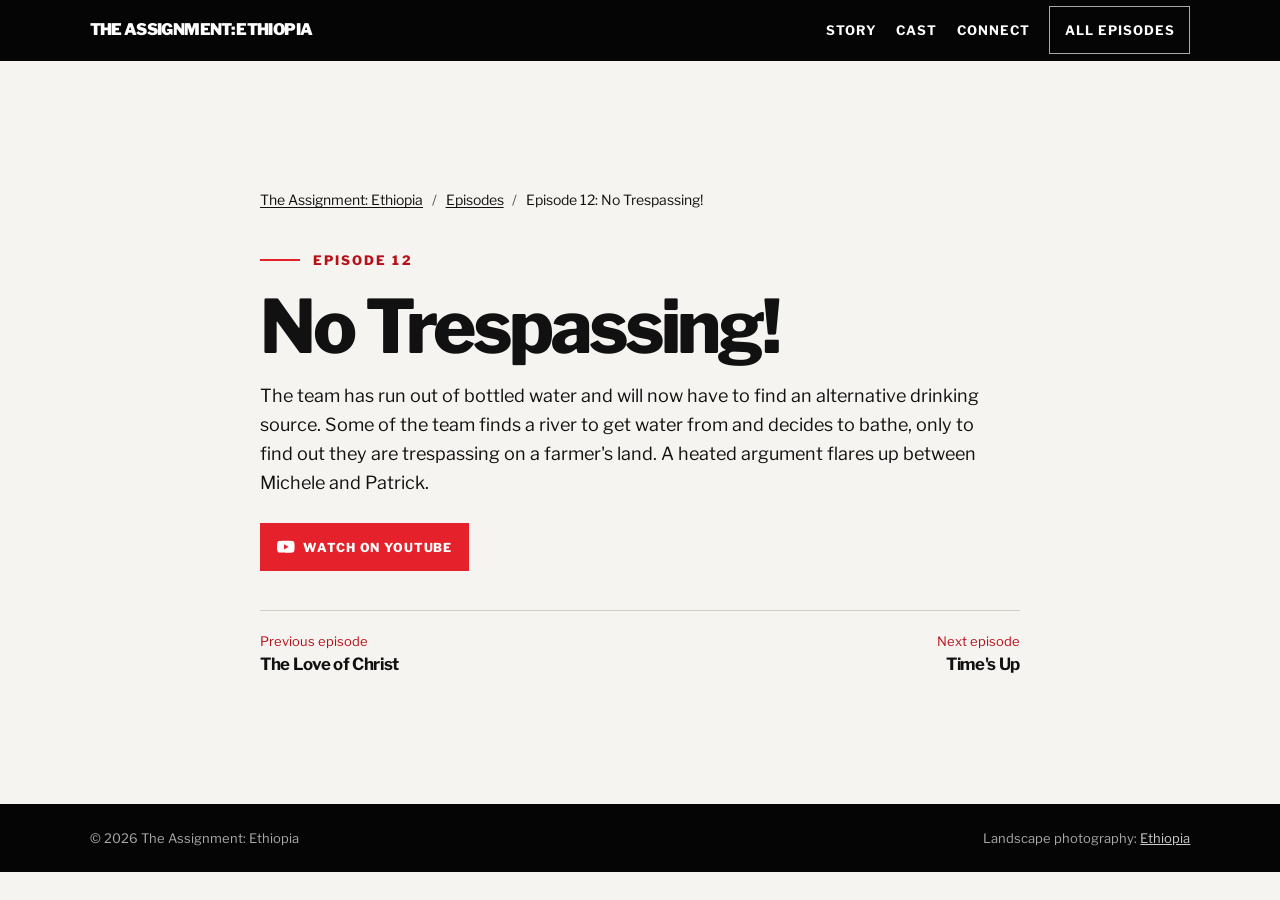
<file: episode-12/index.html>
<!doctype html>
<html lang="en">
<head>
  <meta charset="utf-8" />
  <meta name="viewport" content="width=device-width, initial-scale=1, viewport-fit=cover" />
  <meta name="color-scheme" content="light dark" />
  <meta name="theme-color" content="#0b0b0b" media="(prefers-color-scheme: dark)" />
  <meta name="theme-color" content="#f5f4f0" media="(prefers-color-scheme: light)" />
  <link rel="icon" href="/favicon.ico" sizes="any" />
  <link rel="apple-touch-icon" href="/apple-touch-icon.png" />
  <title>No Trespassing! — Episode 12 | The Assignment: Ethiopia</title>
  <meta name="description" content="The team has run out of bottled water and will now have to find an alternative drinking source." />
  <meta name="robots" content="index, follow, max-image-preview:large, max-snippet:-1, max-video-preview:-1" />
  <meta name="googlebot" content="index, follow, max-image-preview:large, max-snippet:-1, max-video-preview:-1" />
  <link rel="canonical" href="https://www.theassignmentshow.tv/episode-12/" />
  <link rel="alternate" hreflang="en" href="https://www.theassignmentshow.tv/episode-12/" />
  <link rel="alternate" hreflang="x-default" href="https://www.theassignmentshow.tv/episode-12/" />
  <link rel="prev" href="https://www.theassignmentshow.tv/episode-11/" />
  <link rel="next" href="https://www.theassignmentshow.tv/episode-13/" />
  <meta property="og:type" content="video.episode" />
  <meta property="og:site_name" content="The Assignment" />
  <meta property="og:locale" content="en_US" />
  <meta property="og:title" content="No Trespassing! — Episode 12 | The Assignment: Ethiopia" />
  <meta property="og:description" content="The team has run out of bottled water and will now have to find an alternative drinking source." />
  <meta property="og:url" content="https://www.theassignmentshow.tv/episode-12/" />
  <meta property="og:image" content="https://www.theassignmentshow.tv/ethiopia-highlands-hero.jpg" />
  <meta property="og:image:secure_url" content="https://www.theassignmentshow.tv/ethiopia-highlands-hero.jpg" />
  <meta property="og:image:type" content="image/jpeg" />
  <meta property="og:image:width" content="2200" />
  <meta property="og:image:height" content="1469" />
  <meta property="og:image:alt" content="The Ethiopian highlands, setting of The Assignment: Ethiopia documentary series" />
  <meta name="twitter:card" content="summary_large_image" />
  <meta name="twitter:title" content="No Trespassing! — Episode 12 | The Assignment: Ethiopia" />
  <meta name="twitter:description" content="The team has run out of bottled water and will now have to find an alternative drinking source." />
  <meta name="twitter:image" content="https://www.theassignmentshow.tv/ethiopia-highlands-hero.jpg" />
  <meta name="twitter:image:alt" content="The Ethiopian highlands, setting of The Assignment: Ethiopia documentary series" />
  <link rel="preconnect" href="https://fonts.googleapis.com" />
  <link rel="preconnect" href="https://fonts.gstatic.com" crossorigin />
  <link rel="preload" as="style" href="https://fonts.googleapis.com/css2?family=Libre+Franklin:wght@400;500;600;700;800;900&display=swap" onload="this.onload=null;this.rel='stylesheet'"><noscript><link rel="stylesheet" href="https://fonts.googleapis.com/css2?family=Libre+Franklin:wght@400;500;600;700;800;900&display=swap"></noscript>
  <link rel="stylesheet" href="/site.css" />
  <script type="application/ld+json">
{
  "@context": "https://schema.org",
  "@graph": [
    {
      "@type": "WebPage",
      "@id": "https://www.theassignmentshow.tv/episode-12/#webpage",
      "url": "https://www.theassignmentshow.tv/episode-12/",
      "name": "No Trespassing! — Episode 12 | The Assignment: Ethiopia",
      "description": "The team has run out of bottled water and will now have to find an alternative drinking source. Some of the team finds a river to get water from and decides to bathe, only to find out they are trespassing on a farmer's land. A heated argument flares up between Michele and Patrick.",
      "inLanguage": "en",
      "isPartOf": {
        "@id": "https://www.theassignmentshow.tv/#website"
      },
      "breadcrumb": {
        "@id": "https://www.theassignmentshow.tv/episode-12/#breadcrumb"
      },
      "mainEntity": {
        "@id": "https://www.theassignmentshow.tv/episode-12/#episode"
      }
    },
    {
      "@type": "BreadcrumbList",
      "@id": "https://www.theassignmentshow.tv/episode-12/#breadcrumb",
      "itemListElement": [
        {
          "@type": "ListItem",
          "position": 1,
          "name": "The Assignment: Ethiopia",
          "item": "https://www.theassignmentshow.tv/"
        },
        {
          "@type": "ListItem",
          "position": 2,
          "name": "Episodes",
          "item": "https://www.theassignmentshow.tv/#episodes"
        },
        {
          "@type": "ListItem",
          "position": 3,
          "name": "Episode 12: No Trespassing!",
          "item": "https://www.theassignmentshow.tv/episode-12/"
        }
      ]
    },
    {
      "@type": "TVSeries",
      "@id": "https://www.theassignmentshow.tv/#series",
      "name": "The Assignment: Ethiopia",
      "url": "https://www.theassignmentshow.tv/"
    },
    {
      "@type": "TVEpisode",
      "@id": "https://www.theassignmentshow.tv/episode-12/#episode",
      "name": "No Trespassing!",
      "episodeNumber": 12,
      "description": "The team has run out of bottled water and will now have to find an alternative drinking source. Some of the team finds a river to get water from and decides to bathe, only to find out they are trespassing on a farmer's land. A heated argument flares up between Michele and Patrick.",
      "url": "https://www.theassignmentshow.tv/episode-12/",
      "inLanguage": "en",
      "image": "https://www.theassignmentshow.tv/ethiopia-highlands-hero.jpg",
      "partOfSeries": {
        "@id": "https://www.theassignmentshow.tv/#series"
      },
      "video": {
        "@id": "https://www.theassignmentshow.tv/episode-12/#video"
      }
    },
    {
      "@type": "VideoObject",
      "@id": "https://www.theassignmentshow.tv/episode-12/#video",
      "name": "No Trespassing!",
      "description": "The team has run out of bottled water and will now have to find an alternative drinking source. Some of the team finds a river to get water from and decides to bathe, only to find out they are trespassing on a farmer's land. A heated argument flares up between Michele and Patrick.",
      "thumbnailUrl": "https://www.theassignmentshow.tv/ethiopia-highlands-hero.jpg",
      "url": "https://youtu.be/zoDEP70enGM",
      "embedUrl": "https://www.youtube.com/embed/zoDEP70enGM",
      "inLanguage": "en"
    }
  ]
}
  </script>
</head>
<body class="episode-page">
  <a class="skip" href="#main">Skip to content</a>
  <header class="subnav">
    <a class="brand" href="/">The Assignment: Ethiopia</a>
    <nav aria-label="Page navigation">
      <a href="/#story">Story</a>
      <a href="/#cast">Cast</a>
      <a href="/#connections">Connect</a>
      <a class="watch" href="/#episodes">All episodes</a>
    </nav>
  </header>
  <main id="main">
    <article class="section">
      <div class="section-inner">
        <nav class="crumbs" aria-label="Breadcrumb">
          <ol>
            <li><a href="/">The Assignment: Ethiopia</a></li>
            <li><a href="/#episodes">Episodes</a></li>
            <li aria-current="page">Episode 12: No Trespassing!</li>
          </ol>
        </nav>
        <p class="section-label">Episode 12</p>
        <h1>No Trespassing!</h1>
        <p class="synopsis">The team has run out of bottled water and will now have to find an alternative drinking source. Some of the team finds a river to get water from and decides to bathe, only to find out they are trespassing on a farmer's land. A heated argument flares up between Michele and Patrick.</p>
        <p class="watch-row"><a class="btn btn-red" href="https://youtu.be/zoDEP70enGM" target="_blank" rel="noopener"><svg viewBox="0 0 24 24" aria-hidden="true"><path d="M23.5 6.2a3 3 0 0 0-2.1-2.1C19.5 3.6 12 3.6 12 3.6s-7.5 0-9.4.5A3 3 0 0 0 .5 6.2 31 31 0 0 0 0 12a31 31 0 0 0 .5 5.8 3 3 0 0 0 2.1 2.1c1.9.5 9.4.5 9.4.5s7.5 0 9.4-.5a3 3 0 0 0 2.1-2.1A31 31 0 0 0 24 12a31 31 0 0 0-.5-5.8zM9.6 15.6V8.4l6.3 3.6-6.3 3.6z"/></svg>Watch on YouTube<span class="visually-hidden"> (opens in a new tab)</span></a></p>
        <nav class="pager" aria-label="More episodes">
        <a rel="prev" href="/episode-11/"><span class="pager-kicker">Previous episode</span><span class="pager-title">The Love of Christ</span></a>
        <a rel="next" href="/episode-13/"><span class="pager-kicker">Next episode</span><span class="pager-title">Time's Up</span></a>
        </nav>
      </div>
    </article>
  </main>
  <footer><div class="foot"><span>© 2026 The Assignment: Ethiopia</span><span>Landscape photography: <a href="https://www.clubmed.be/l/quand-partir-en-ethiopie" target="_blank" rel="noopener">Ethiopia</a></span></div></footer>
</body>
</html>
</file>
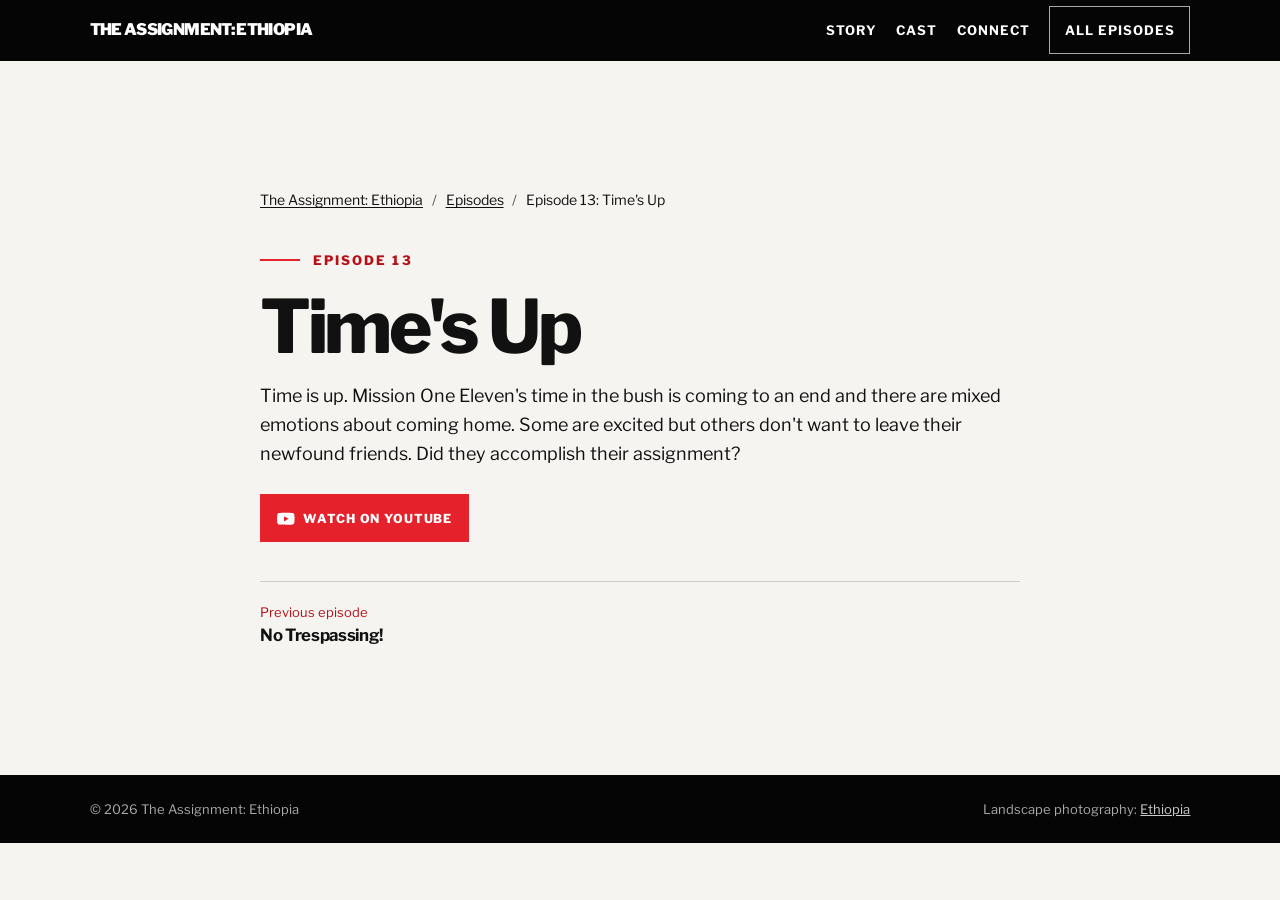
<file: episode-13/index.html>
<!doctype html>
<html lang="en">
<head>
  <meta charset="utf-8" />
  <meta name="viewport" content="width=device-width, initial-scale=1, viewport-fit=cover" />
  <meta name="color-scheme" content="light dark" />
  <meta name="theme-color" content="#0b0b0b" media="(prefers-color-scheme: dark)" />
  <meta name="theme-color" content="#f5f4f0" media="(prefers-color-scheme: light)" />
  <link rel="icon" href="/favicon.ico" sizes="any" />
  <link rel="apple-touch-icon" href="/apple-touch-icon.png" />
  <title>Time's Up — Episode 13 | The Assignment: Ethiopia</title>
  <meta name="description" content="Time is up. Mission One Eleven's time in the bush is coming to an end and there are mixed emotions about coming home." />
  <meta name="robots" content="index, follow, max-image-preview:large, max-snippet:-1, max-video-preview:-1" />
  <meta name="googlebot" content="index, follow, max-image-preview:large, max-snippet:-1, max-video-preview:-1" />
  <link rel="canonical" href="https://www.theassignmentshow.tv/episode-13/" />
  <link rel="alternate" hreflang="en" href="https://www.theassignmentshow.tv/episode-13/" />
  <link rel="alternate" hreflang="x-default" href="https://www.theassignmentshow.tv/episode-13/" />
  <link rel="prev" href="https://www.theassignmentshow.tv/episode-12/" />
  <meta property="og:type" content="video.episode" />
  <meta property="og:site_name" content="The Assignment" />
  <meta property="og:locale" content="en_US" />
  <meta property="og:title" content="Time's Up — Episode 13 | The Assignment: Ethiopia" />
  <meta property="og:description" content="Time is up. Mission One Eleven's time in the bush is coming to an end and there are mixed emotions about coming home." />
  <meta property="og:url" content="https://www.theassignmentshow.tv/episode-13/" />
  <meta property="og:image" content="https://www.theassignmentshow.tv/ethiopia-highlands-hero.jpg" />
  <meta property="og:image:secure_url" content="https://www.theassignmentshow.tv/ethiopia-highlands-hero.jpg" />
  <meta property="og:image:type" content="image/jpeg" />
  <meta property="og:image:width" content="2200" />
  <meta property="og:image:height" content="1469" />
  <meta property="og:image:alt" content="The Ethiopian highlands, setting of The Assignment: Ethiopia documentary series" />
  <meta name="twitter:card" content="summary_large_image" />
  <meta name="twitter:title" content="Time's Up — Episode 13 | The Assignment: Ethiopia" />
  <meta name="twitter:description" content="Time is up. Mission One Eleven's time in the bush is coming to an end and there are mixed emotions about coming home." />
  <meta name="twitter:image" content="https://www.theassignmentshow.tv/ethiopia-highlands-hero.jpg" />
  <meta name="twitter:image:alt" content="The Ethiopian highlands, setting of The Assignment: Ethiopia documentary series" />
  <link rel="preconnect" href="https://fonts.googleapis.com" />
  <link rel="preconnect" href="https://fonts.gstatic.com" crossorigin />
  <link rel="preload" as="style" href="https://fonts.googleapis.com/css2?family=Libre+Franklin:wght@400;500;600;700;800;900&display=swap" onload="this.onload=null;this.rel='stylesheet'"><noscript><link rel="stylesheet" href="https://fonts.googleapis.com/css2?family=Libre+Franklin:wght@400;500;600;700;800;900&display=swap"></noscript>
  <link rel="stylesheet" href="/site.css" />
  <script type="application/ld+json">
{
  "@context": "https://schema.org",
  "@graph": [
    {
      "@type": "WebPage",
      "@id": "https://www.theassignmentshow.tv/episode-13/#webpage",
      "url": "https://www.theassignmentshow.tv/episode-13/",
      "name": "Time's Up — Episode 13 | The Assignment: Ethiopia",
      "description": "Time is up. Mission One Eleven's time in the bush is coming to an end and there are mixed emotions about coming home. Some are excited but others don't want to leave their newfound friends. Did they accomplish their assignment?",
      "inLanguage": "en",
      "isPartOf": {
        "@id": "https://www.theassignmentshow.tv/#website"
      },
      "breadcrumb": {
        "@id": "https://www.theassignmentshow.tv/episode-13/#breadcrumb"
      },
      "mainEntity": {
        "@id": "https://www.theassignmentshow.tv/episode-13/#episode"
      }
    },
    {
      "@type": "BreadcrumbList",
      "@id": "https://www.theassignmentshow.tv/episode-13/#breadcrumb",
      "itemListElement": [
        {
          "@type": "ListItem",
          "position": 1,
          "name": "The Assignment: Ethiopia",
          "item": "https://www.theassignmentshow.tv/"
        },
        {
          "@type": "ListItem",
          "position": 2,
          "name": "Episodes",
          "item": "https://www.theassignmentshow.tv/#episodes"
        },
        {
          "@type": "ListItem",
          "position": 3,
          "name": "Episode 13: Time's Up",
          "item": "https://www.theassignmentshow.tv/episode-13/"
        }
      ]
    },
    {
      "@type": "TVSeries",
      "@id": "https://www.theassignmentshow.tv/#series",
      "name": "The Assignment: Ethiopia",
      "url": "https://www.theassignmentshow.tv/"
    },
    {
      "@type": "TVEpisode",
      "@id": "https://www.theassignmentshow.tv/episode-13/#episode",
      "name": "Time's Up",
      "episodeNumber": 13,
      "description": "Time is up. Mission One Eleven's time in the bush is coming to an end and there are mixed emotions about coming home. Some are excited but others don't want to leave their newfound friends. Did they accomplish their assignment?",
      "url": "https://www.theassignmentshow.tv/episode-13/",
      "inLanguage": "en",
      "image": "https://www.theassignmentshow.tv/ethiopia-highlands-hero.jpg",
      "partOfSeries": {
        "@id": "https://www.theassignmentshow.tv/#series"
      },
      "video": {
        "@id": "https://www.theassignmentshow.tv/episode-13/#video"
      }
    },
    {
      "@type": "VideoObject",
      "@id": "https://www.theassignmentshow.tv/episode-13/#video",
      "name": "Time's Up",
      "description": "Time is up. Mission One Eleven's time in the bush is coming to an end and there are mixed emotions about coming home. Some are excited but others don't want to leave their newfound friends. Did they accomplish their assignment?",
      "thumbnailUrl": "https://www.theassignmentshow.tv/ethiopia-highlands-hero.jpg",
      "url": "https://youtu.be/3Jg2wFGJ-y4",
      "embedUrl": "https://www.youtube.com/embed/3Jg2wFGJ-y4",
      "inLanguage": "en"
    }
  ]
}
  </script>
</head>
<body class="episode-page">
  <a class="skip" href="#main">Skip to content</a>
  <header class="subnav">
    <a class="brand" href="/">The Assignment: Ethiopia</a>
    <nav aria-label="Page navigation">
      <a href="/#story">Story</a>
      <a href="/#cast">Cast</a>
      <a href="/#connections">Connect</a>
      <a class="watch" href="/#episodes">All episodes</a>
    </nav>
  </header>
  <main id="main">
    <article class="section">
      <div class="section-inner">
        <nav class="crumbs" aria-label="Breadcrumb">
          <ol>
            <li><a href="/">The Assignment: Ethiopia</a></li>
            <li><a href="/#episodes">Episodes</a></li>
            <li aria-current="page">Episode 13: Time's Up</li>
          </ol>
        </nav>
        <p class="section-label">Episode 13</p>
        <h1>Time's Up</h1>
        <p class="synopsis">Time is up. Mission One Eleven's time in the bush is coming to an end and there are mixed emotions about coming home. Some are excited but others don't want to leave their newfound friends. Did they accomplish their assignment?</p>
        <p class="watch-row"><a class="btn btn-red" href="https://youtu.be/3Jg2wFGJ-y4" target="_blank" rel="noopener"><svg viewBox="0 0 24 24" aria-hidden="true"><path d="M23.5 6.2a3 3 0 0 0-2.1-2.1C19.5 3.6 12 3.6 12 3.6s-7.5 0-9.4.5A3 3 0 0 0 .5 6.2 31 31 0 0 0 0 12a31 31 0 0 0 .5 5.8 3 3 0 0 0 2.1 2.1c1.9.5 9.4.5 9.4.5s7.5 0 9.4-.5a3 3 0 0 0 2.1-2.1A31 31 0 0 0 24 12a31 31 0 0 0-.5-5.8zM9.6 15.6V8.4l6.3 3.6-6.3 3.6z"/></svg>Watch on YouTube<span class="visually-hidden"> (opens in a new tab)</span></a></p>
        <nav class="pager" aria-label="More episodes">
        <a rel="prev" href="/episode-12/"><span class="pager-kicker">Previous episode</span><span class="pager-title">No Trespassing!</span></a>
        </nav>
      </div>
    </article>
  </main>
  <footer><div class="foot"><span>© 2026 The Assignment: Ethiopia</span><span>Landscape photography: <a href="https://www.clubmed.be/l/quand-partir-en-ethiopie" target="_blank" rel="noopener">Ethiopia</a></span></div></footer>
</body>
</html>
</file>
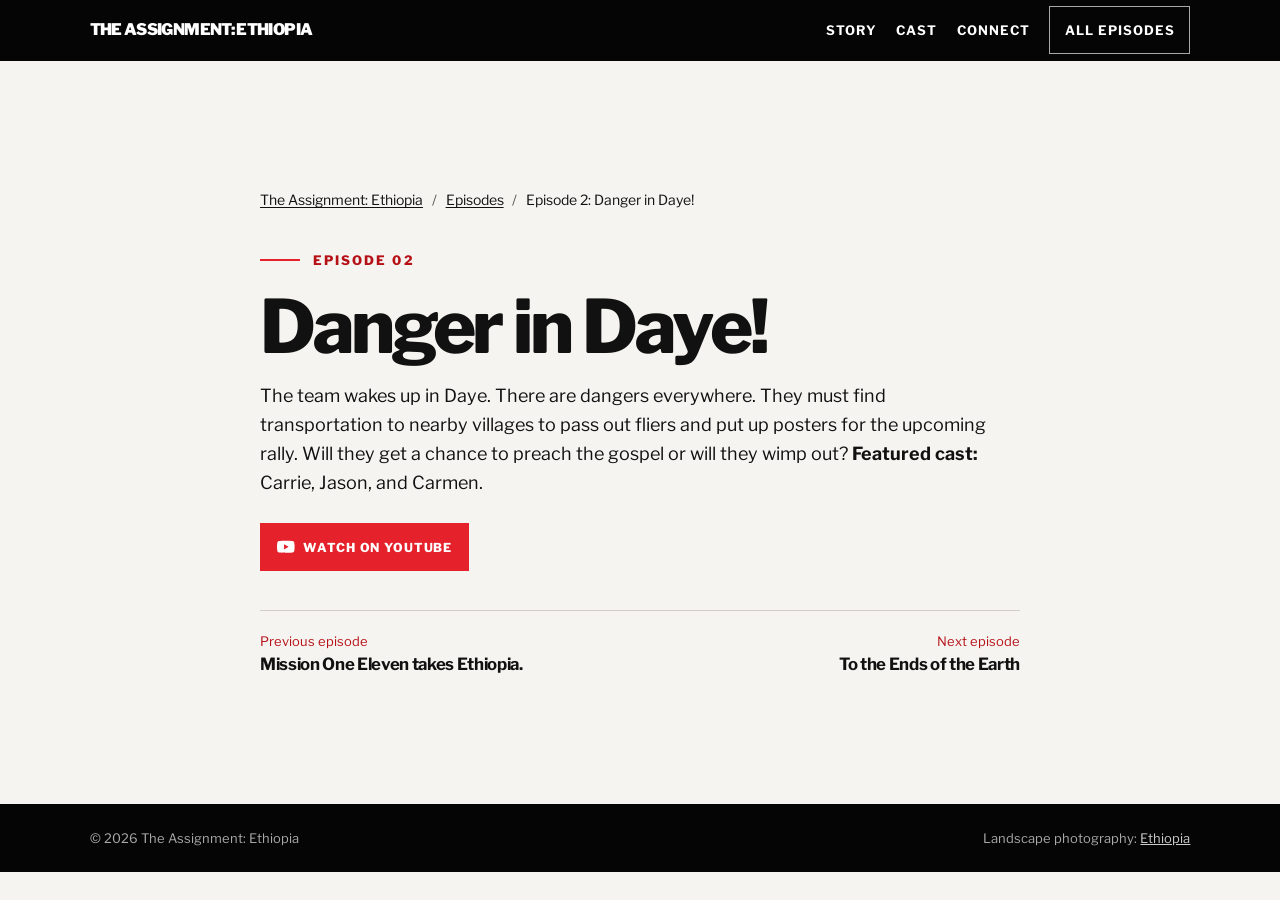
<file: episode-2/index.html>
<!doctype html>
<html lang="en">
<head>
  <meta charset="utf-8" />
  <meta name="viewport" content="width=device-width, initial-scale=1, viewport-fit=cover" />
  <meta name="color-scheme" content="light dark" />
  <meta name="theme-color" content="#0b0b0b" media="(prefers-color-scheme: dark)" />
  <meta name="theme-color" content="#f5f4f0" media="(prefers-color-scheme: light)" />
  <link rel="icon" href="/favicon.ico" sizes="any" />
  <link rel="apple-touch-icon" href="/apple-touch-icon.png" />
  <title>Danger in Daye! — Episode 2 | The Assignment: Ethiopia</title>
  <meta name="description" content="The team wakes up in Daye. There are dangers everywhere. They must find transportation to nearby villages to pass out fliers and put up posters for the" />
  <meta name="robots" content="index, follow, max-image-preview:large, max-snippet:-1, max-video-preview:-1" />
  <meta name="googlebot" content="index, follow, max-image-preview:large, max-snippet:-1, max-video-preview:-1" />
  <link rel="canonical" href="https://www.theassignmentshow.tv/episode-2/" />
  <link rel="alternate" hreflang="en" href="https://www.theassignmentshow.tv/episode-2/" />
  <link rel="alternate" hreflang="x-default" href="https://www.theassignmentshow.tv/episode-2/" />
  <link rel="prev" href="https://www.theassignmentshow.tv/episode-1/" />
  <link rel="next" href="https://www.theassignmentshow.tv/episode-3/" />
  <meta property="og:type" content="video.episode" />
  <meta property="og:site_name" content="The Assignment" />
  <meta property="og:locale" content="en_US" />
  <meta property="og:title" content="Danger in Daye! — Episode 2 | The Assignment: Ethiopia" />
  <meta property="og:description" content="The team wakes up in Daye. There are dangers everywhere. They must find transportation to nearby villages to pass out fliers and put up posters for the" />
  <meta property="og:url" content="https://www.theassignmentshow.tv/episode-2/" />
  <meta property="og:image" content="https://www.theassignmentshow.tv/ethiopia-highlands-hero.jpg" />
  <meta property="og:image:secure_url" content="https://www.theassignmentshow.tv/ethiopia-highlands-hero.jpg" />
  <meta property="og:image:type" content="image/jpeg" />
  <meta property="og:image:width" content="2200" />
  <meta property="og:image:height" content="1469" />
  <meta property="og:image:alt" content="The Ethiopian highlands, setting of The Assignment: Ethiopia documentary series" />
  <meta name="twitter:card" content="summary_large_image" />
  <meta name="twitter:title" content="Danger in Daye! — Episode 2 | The Assignment: Ethiopia" />
  <meta name="twitter:description" content="The team wakes up in Daye. There are dangers everywhere. They must find transportation to nearby villages to pass out fliers and put up posters for the" />
  <meta name="twitter:image" content="https://www.theassignmentshow.tv/ethiopia-highlands-hero.jpg" />
  <meta name="twitter:image:alt" content="The Ethiopian highlands, setting of The Assignment: Ethiopia documentary series" />
  <link rel="preconnect" href="https://fonts.googleapis.com" />
  <link rel="preconnect" href="https://fonts.gstatic.com" crossorigin />
  <link rel="preload" as="style" href="https://fonts.googleapis.com/css2?family=Libre+Franklin:wght@400;500;600;700;800;900&display=swap" onload="this.onload=null;this.rel='stylesheet'"><noscript><link rel="stylesheet" href="https://fonts.googleapis.com/css2?family=Libre+Franklin:wght@400;500;600;700;800;900&display=swap"></noscript>
  <link rel="stylesheet" href="/site.css" />
  <script type="application/ld+json">
{
  "@context": "https://schema.org",
  "@graph": [
    {
      "@type": "WebPage",
      "@id": "https://www.theassignmentshow.tv/episode-2/#webpage",
      "url": "https://www.theassignmentshow.tv/episode-2/",
      "name": "Danger in Daye! — Episode 2 | The Assignment: Ethiopia",
      "description": "The team wakes up in Daye. There are dangers everywhere. They must find transportation to nearby villages to pass out fliers and put up posters for the upcoming rally. Will they get a chance to preach the gospel or will they wimp out? Featured cast: Carrie, Jason, and Carmen.",
      "inLanguage": "en",
      "isPartOf": {
        "@id": "https://www.theassignmentshow.tv/#website"
      },
      "breadcrumb": {
        "@id": "https://www.theassignmentshow.tv/episode-2/#breadcrumb"
      },
      "mainEntity": {
        "@id": "https://www.theassignmentshow.tv/episode-2/#episode"
      }
    },
    {
      "@type": "BreadcrumbList",
      "@id": "https://www.theassignmentshow.tv/episode-2/#breadcrumb",
      "itemListElement": [
        {
          "@type": "ListItem",
          "position": 1,
          "name": "The Assignment: Ethiopia",
          "item": "https://www.theassignmentshow.tv/"
        },
        {
          "@type": "ListItem",
          "position": 2,
          "name": "Episodes",
          "item": "https://www.theassignmentshow.tv/#episodes"
        },
        {
          "@type": "ListItem",
          "position": 3,
          "name": "Episode 2: Danger in Daye!",
          "item": "https://www.theassignmentshow.tv/episode-2/"
        }
      ]
    },
    {
      "@type": "TVSeries",
      "@id": "https://www.theassignmentshow.tv/#series",
      "name": "The Assignment: Ethiopia",
      "url": "https://www.theassignmentshow.tv/"
    },
    {
      "@type": "TVEpisode",
      "@id": "https://www.theassignmentshow.tv/episode-2/#episode",
      "name": "Danger in Daye!",
      "episodeNumber": 2,
      "description": "The team wakes up in Daye. There are dangers everywhere. They must find transportation to nearby villages to pass out fliers and put up posters for the upcoming rally. Will they get a chance to preach the gospel or will they wimp out? Featured cast: Carrie, Jason, and Carmen.",
      "url": "https://www.theassignmentshow.tv/episode-2/",
      "inLanguage": "en",
      "image": "https://www.theassignmentshow.tv/ethiopia-highlands-hero.jpg",
      "partOfSeries": {
        "@id": "https://www.theassignmentshow.tv/#series"
      },
      "video": {
        "@id": "https://www.theassignmentshow.tv/episode-2/#video"
      }
    },
    {
      "@type": "VideoObject",
      "@id": "https://www.theassignmentshow.tv/episode-2/#video",
      "name": "Danger in Daye!",
      "description": "The team wakes up in Daye. There are dangers everywhere. They must find transportation to nearby villages to pass out fliers and put up posters for the upcoming rally. Will they get a chance to preach the gospel or will they wimp out? Featured cast: Carrie, Jason, and Carmen.",
      "thumbnailUrl": "https://www.theassignmentshow.tv/ethiopia-highlands-hero.jpg",
      "url": "https://youtu.be/MqkBidv5LRU",
      "embedUrl": "https://www.youtube.com/embed/MqkBidv5LRU",
      "inLanguage": "en"
    }
  ]
}
  </script>
</head>
<body class="episode-page">
  <a class="skip" href="#main">Skip to content</a>
  <header class="subnav">
    <a class="brand" href="/">The Assignment: Ethiopia</a>
    <nav aria-label="Page navigation">
      <a href="/#story">Story</a>
      <a href="/#cast">Cast</a>
      <a href="/#connections">Connect</a>
      <a class="watch" href="/#episodes">All episodes</a>
    </nav>
  </header>
  <main id="main">
    <article class="section">
      <div class="section-inner">
        <nav class="crumbs" aria-label="Breadcrumb">
          <ol>
            <li><a href="/">The Assignment: Ethiopia</a></li>
            <li><a href="/#episodes">Episodes</a></li>
            <li aria-current="page">Episode 2: Danger in Daye!</li>
          </ol>
        </nav>
        <p class="section-label">Episode 02</p>
        <h1>Danger in Daye!</h1>
        <p class="synopsis">The team wakes up in Daye. There are dangers everywhere. They must find transportation to nearby villages to pass out fliers and put up posters for the upcoming rally. Will they get a chance to preach the gospel or will they wimp out? <strong>Featured cast:</strong> Carrie, Jason, and Carmen.</p>
        <p class="watch-row"><a class="btn btn-red" href="https://youtu.be/MqkBidv5LRU" target="_blank" rel="noopener"><svg viewBox="0 0 24 24" aria-hidden="true"><path d="M23.5 6.2a3 3 0 0 0-2.1-2.1C19.5 3.6 12 3.6 12 3.6s-7.5 0-9.4.5A3 3 0 0 0 .5 6.2 31 31 0 0 0 0 12a31 31 0 0 0 .5 5.8 3 3 0 0 0 2.1 2.1c1.9.5 9.4.5 9.4.5s7.5 0 9.4-.5a3 3 0 0 0 2.1-2.1A31 31 0 0 0 24 12a31 31 0 0 0-.5-5.8zM9.6 15.6V8.4l6.3 3.6-6.3 3.6z"/></svg>Watch on YouTube<span class="visually-hidden"> (opens in a new tab)</span></a></p>
        <nav class="pager" aria-label="More episodes">
        <a rel="prev" href="/episode-1/"><span class="pager-kicker">Previous episode</span><span class="pager-title">Mission One Eleven takes Ethiopia.</span></a>
        <a rel="next" href="/episode-3/"><span class="pager-kicker">Next episode</span><span class="pager-title">To the Ends of the Earth</span></a>
        </nav>
      </div>
    </article>
  </main>
  <footer><div class="foot"><span>© 2026 The Assignment: Ethiopia</span><span>Landscape photography: <a href="https://www.clubmed.be/l/quand-partir-en-ethiopie" target="_blank" rel="noopener">Ethiopia</a></span></div></footer>
</body>
</html>
</file>
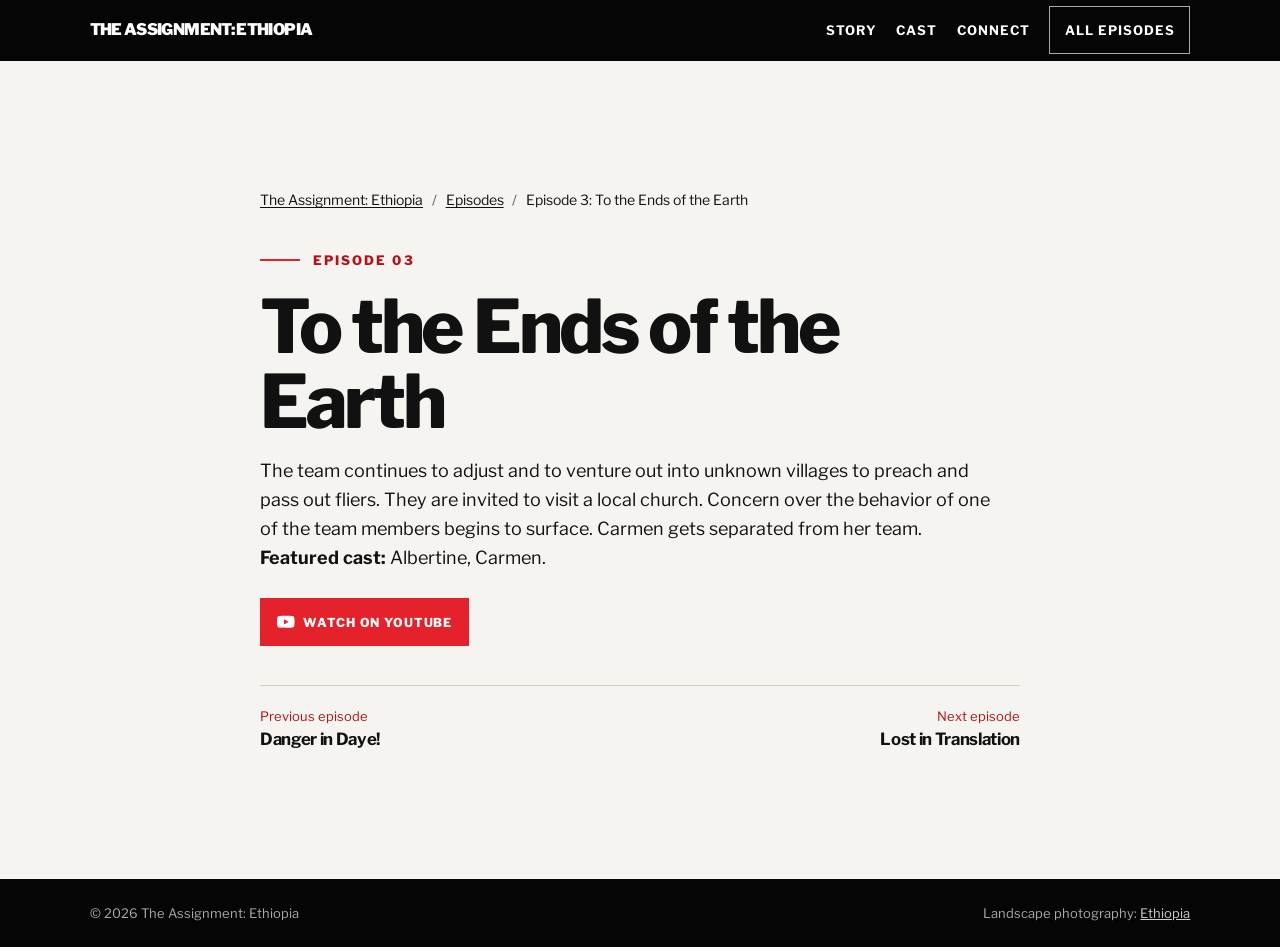
<file: episode-3/index.html>
<!doctype html>
<html lang="en">
<head>
  <meta charset="utf-8" />
  <meta name="viewport" content="width=device-width, initial-scale=1, viewport-fit=cover" />
  <meta name="color-scheme" content="light dark" />
  <meta name="theme-color" content="#0b0b0b" media="(prefers-color-scheme: dark)" />
  <meta name="theme-color" content="#f5f4f0" media="(prefers-color-scheme: light)" />
  <link rel="icon" href="/favicon.ico" sizes="any" />
  <link rel="apple-touch-icon" href="/apple-touch-icon.png" />
  <title>To the Ends of the Earth — Episode 3 | The Assignment: Ethiopia</title>
  <meta name="description" content="The team continues to adjust and to venture out into unknown villages to preach and pass out fliers. They are invited to visit a local church." />
  <meta name="robots" content="index, follow, max-image-preview:large, max-snippet:-1, max-video-preview:-1" />
  <meta name="googlebot" content="index, follow, max-image-preview:large, max-snippet:-1, max-video-preview:-1" />
  <link rel="canonical" href="https://www.theassignmentshow.tv/episode-3/" />
  <link rel="alternate" hreflang="en" href="https://www.theassignmentshow.tv/episode-3/" />
  <link rel="alternate" hreflang="x-default" href="https://www.theassignmentshow.tv/episode-3/" />
  <link rel="prev" href="https://www.theassignmentshow.tv/episode-2/" />
  <link rel="next" href="https://www.theassignmentshow.tv/episode-4/" />
  <meta property="og:type" content="video.episode" />
  <meta property="og:site_name" content="The Assignment" />
  <meta property="og:locale" content="en_US" />
  <meta property="og:title" content="To the Ends of the Earth — Episode 3 | The Assignment: Ethiopia" />
  <meta property="og:description" content="The team continues to adjust and to venture out into unknown villages to preach and pass out fliers. They are invited to visit a local church." />
  <meta property="og:url" content="https://www.theassignmentshow.tv/episode-3/" />
  <meta property="og:image" content="https://www.theassignmentshow.tv/ethiopia-highlands-hero.jpg" />
  <meta property="og:image:secure_url" content="https://www.theassignmentshow.tv/ethiopia-highlands-hero.jpg" />
  <meta property="og:image:type" content="image/jpeg" />
  <meta property="og:image:width" content="2200" />
  <meta property="og:image:height" content="1469" />
  <meta property="og:image:alt" content="The Ethiopian highlands, setting of The Assignment: Ethiopia documentary series" />
  <meta name="twitter:card" content="summary_large_image" />
  <meta name="twitter:title" content="To the Ends of the Earth — Episode 3 | The Assignment: Ethiopia" />
  <meta name="twitter:description" content="The team continues to adjust and to venture out into unknown villages to preach and pass out fliers. They are invited to visit a local church." />
  <meta name="twitter:image" content="https://www.theassignmentshow.tv/ethiopia-highlands-hero.jpg" />
  <meta name="twitter:image:alt" content="The Ethiopian highlands, setting of The Assignment: Ethiopia documentary series" />
  <link rel="preconnect" href="https://fonts.googleapis.com" />
  <link rel="preconnect" href="https://fonts.gstatic.com" crossorigin />
  <link rel="preload" as="style" href="https://fonts.googleapis.com/css2?family=Libre+Franklin:wght@400;500;600;700;800;900&display=swap" onload="this.onload=null;this.rel='stylesheet'"><noscript><link rel="stylesheet" href="https://fonts.googleapis.com/css2?family=Libre+Franklin:wght@400;500;600;700;800;900&display=swap"></noscript>
  <link rel="stylesheet" href="/site.css" />
  <script type="application/ld+json">
{
  "@context": "https://schema.org",
  "@graph": [
    {
      "@type": "WebPage",
      "@id": "https://www.theassignmentshow.tv/episode-3/#webpage",
      "url": "https://www.theassignmentshow.tv/episode-3/",
      "name": "To the Ends of the Earth — Episode 3 | The Assignment: Ethiopia",
      "description": "The team continues to adjust and to venture out into unknown villages to preach and pass out fliers. They are invited to visit a local church. Concern over the behavior of one of the team members begins to surface. Carmen gets separated from her team. Featured cast: Albertine, Carmen.",
      "inLanguage": "en",
      "isPartOf": {
        "@id": "https://www.theassignmentshow.tv/#website"
      },
      "breadcrumb": {
        "@id": "https://www.theassignmentshow.tv/episode-3/#breadcrumb"
      },
      "mainEntity": {
        "@id": "https://www.theassignmentshow.tv/episode-3/#episode"
      }
    },
    {
      "@type": "BreadcrumbList",
      "@id": "https://www.theassignmentshow.tv/episode-3/#breadcrumb",
      "itemListElement": [
        {
          "@type": "ListItem",
          "position": 1,
          "name": "The Assignment: Ethiopia",
          "item": "https://www.theassignmentshow.tv/"
        },
        {
          "@type": "ListItem",
          "position": 2,
          "name": "Episodes",
          "item": "https://www.theassignmentshow.tv/#episodes"
        },
        {
          "@type": "ListItem",
          "position": 3,
          "name": "Episode 3: To the Ends of the Earth",
          "item": "https://www.theassignmentshow.tv/episode-3/"
        }
      ]
    },
    {
      "@type": "TVSeries",
      "@id": "https://www.theassignmentshow.tv/#series",
      "name": "The Assignment: Ethiopia",
      "url": "https://www.theassignmentshow.tv/"
    },
    {
      "@type": "TVEpisode",
      "@id": "https://www.theassignmentshow.tv/episode-3/#episode",
      "name": "To the Ends of the Earth",
      "episodeNumber": 3,
      "description": "The team continues to adjust and to venture out into unknown villages to preach and pass out fliers. They are invited to visit a local church. Concern over the behavior of one of the team members begins to surface. Carmen gets separated from her team. Featured cast: Albertine, Carmen.",
      "url": "https://www.theassignmentshow.tv/episode-3/",
      "inLanguage": "en",
      "image": "https://www.theassignmentshow.tv/ethiopia-highlands-hero.jpg",
      "partOfSeries": {
        "@id": "https://www.theassignmentshow.tv/#series"
      },
      "video": {
        "@id": "https://www.theassignmentshow.tv/episode-3/#video"
      }
    },
    {
      "@type": "VideoObject",
      "@id": "https://www.theassignmentshow.tv/episode-3/#video",
      "name": "To the Ends of the Earth",
      "description": "The team continues to adjust and to venture out into unknown villages to preach and pass out fliers. They are invited to visit a local church. Concern over the behavior of one of the team members begins to surface. Carmen gets separated from her team. Featured cast: Albertine, Carmen.",
      "thumbnailUrl": "https://www.theassignmentshow.tv/ethiopia-highlands-hero.jpg",
      "url": "https://youtu.be/pM91XLRN2CY",
      "embedUrl": "https://www.youtube.com/embed/pM91XLRN2CY",
      "inLanguage": "en"
    }
  ]
}
  </script>
</head>
<body class="episode-page">
  <a class="skip" href="#main">Skip to content</a>
  <header class="subnav">
    <a class="brand" href="/">The Assignment: Ethiopia</a>
    <nav aria-label="Page navigation">
      <a href="/#story">Story</a>
      <a href="/#cast">Cast</a>
      <a href="/#connections">Connect</a>
      <a class="watch" href="/#episodes">All episodes</a>
    </nav>
  </header>
  <main id="main">
    <article class="section">
      <div class="section-inner">
        <nav class="crumbs" aria-label="Breadcrumb">
          <ol>
            <li><a href="/">The Assignment: Ethiopia</a></li>
            <li><a href="/#episodes">Episodes</a></li>
            <li aria-current="page">Episode 3: To the Ends of the Earth</li>
          </ol>
        </nav>
        <p class="section-label">Episode 03</p>
        <h1>To the Ends of the Earth</h1>
        <p class="synopsis">The team continues to adjust and to venture out into unknown villages to preach and pass out fliers. They are invited to visit a local church. Concern over the behavior of one of the team members begins to surface. Carmen gets separated from her team. <strong>Featured cast:</strong> Albertine, Carmen.</p>
        <p class="watch-row"><a class="btn btn-red" href="https://youtu.be/pM91XLRN2CY" target="_blank" rel="noopener"><svg viewBox="0 0 24 24" aria-hidden="true"><path d="M23.5 6.2a3 3 0 0 0-2.1-2.1C19.5 3.6 12 3.6 12 3.6s-7.5 0-9.4.5A3 3 0 0 0 .5 6.2 31 31 0 0 0 0 12a31 31 0 0 0 .5 5.8 3 3 0 0 0 2.1 2.1c1.9.5 9.4.5 9.4.5s7.5 0 9.4-.5a3 3 0 0 0 2.1-2.1A31 31 0 0 0 24 12a31 31 0 0 0-.5-5.8zM9.6 15.6V8.4l6.3 3.6-6.3 3.6z"/></svg>Watch on YouTube<span class="visually-hidden"> (opens in a new tab)</span></a></p>
        <nav class="pager" aria-label="More episodes">
        <a rel="prev" href="/episode-2/"><span class="pager-kicker">Previous episode</span><span class="pager-title">Danger in Daye!</span></a>
        <a rel="next" href="/episode-4/"><span class="pager-kicker">Next episode</span><span class="pager-title">Lost in Translation</span></a>
        </nav>
      </div>
    </article>
  </main>
  <footer><div class="foot"><span>© 2026 The Assignment: Ethiopia</span><span>Landscape photography: <a href="https://www.clubmed.be/l/quand-partir-en-ethiopie" target="_blank" rel="noopener">Ethiopia</a></span></div></footer>
</body>
</html>
</file>
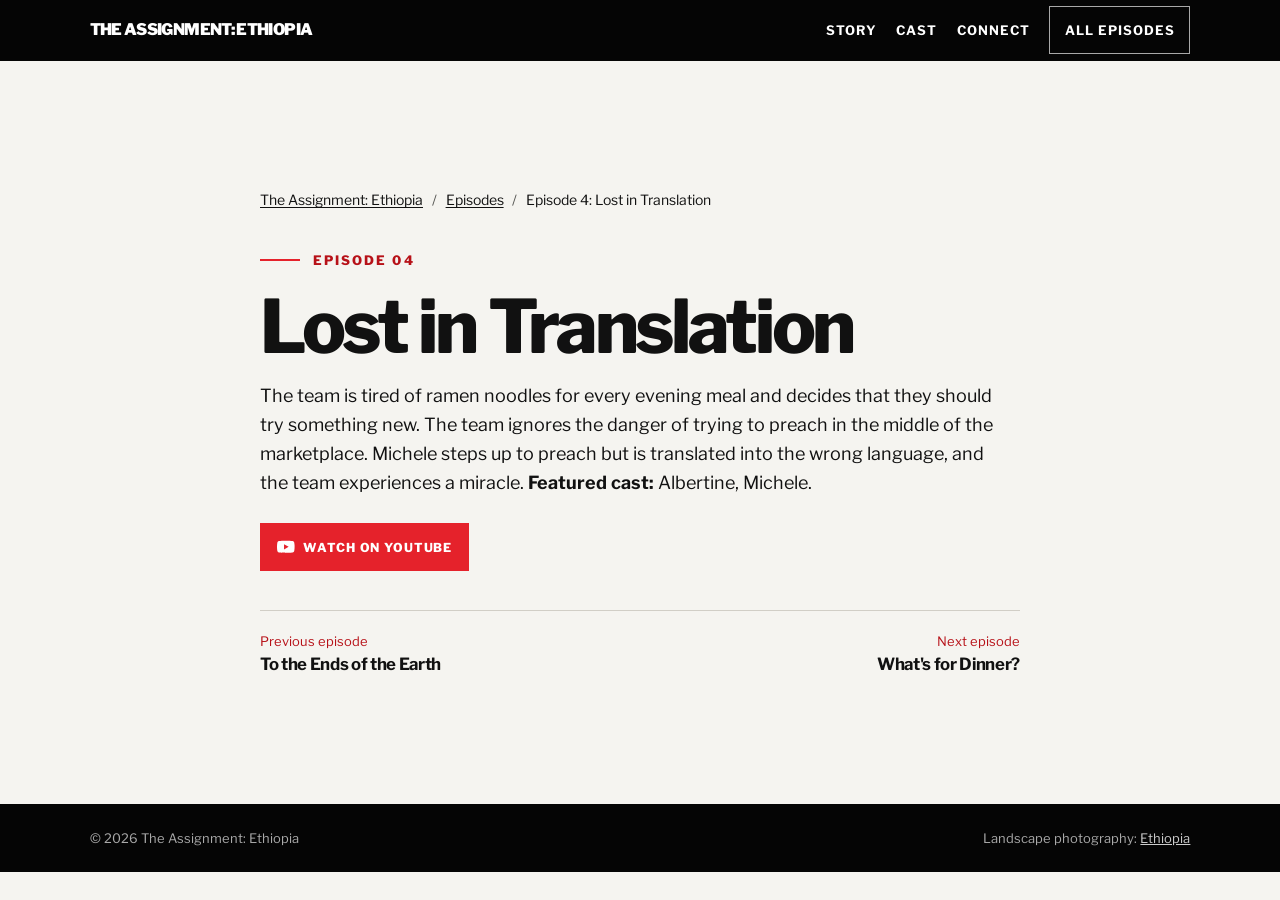
<file: episode-4/index.html>
<!doctype html>
<html lang="en">
<head>
  <meta charset="utf-8" />
  <meta name="viewport" content="width=device-width, initial-scale=1, viewport-fit=cover" />
  <meta name="color-scheme" content="light dark" />
  <meta name="theme-color" content="#0b0b0b" media="(prefers-color-scheme: dark)" />
  <meta name="theme-color" content="#f5f4f0" media="(prefers-color-scheme: light)" />
  <link rel="icon" href="/favicon.ico" sizes="any" />
  <link rel="apple-touch-icon" href="/apple-touch-icon.png" />
  <title>Lost in Translation — Episode 4 | The Assignment: Ethiopia</title>
  <meta name="description" content="The team is tired of ramen noodles for every evening meal and decides that they should try something new." />
  <meta name="robots" content="index, follow, max-image-preview:large, max-snippet:-1, max-video-preview:-1" />
  <meta name="googlebot" content="index, follow, max-image-preview:large, max-snippet:-1, max-video-preview:-1" />
  <link rel="canonical" href="https://www.theassignmentshow.tv/episode-4/" />
  <link rel="alternate" hreflang="en" href="https://www.theassignmentshow.tv/episode-4/" />
  <link rel="alternate" hreflang="x-default" href="https://www.theassignmentshow.tv/episode-4/" />
  <link rel="prev" href="https://www.theassignmentshow.tv/episode-3/" />
  <link rel="next" href="https://www.theassignmentshow.tv/episode-5/" />
  <meta property="og:type" content="video.episode" />
  <meta property="og:site_name" content="The Assignment" />
  <meta property="og:locale" content="en_US" />
  <meta property="og:title" content="Lost in Translation — Episode 4 | The Assignment: Ethiopia" />
  <meta property="og:description" content="The team is tired of ramen noodles for every evening meal and decides that they should try something new." />
  <meta property="og:url" content="https://www.theassignmentshow.tv/episode-4/" />
  <meta property="og:image" content="https://www.theassignmentshow.tv/ethiopia-highlands-hero.jpg" />
  <meta property="og:image:secure_url" content="https://www.theassignmentshow.tv/ethiopia-highlands-hero.jpg" />
  <meta property="og:image:type" content="image/jpeg" />
  <meta property="og:image:width" content="2200" />
  <meta property="og:image:height" content="1469" />
  <meta property="og:image:alt" content="The Ethiopian highlands, setting of The Assignment: Ethiopia documentary series" />
  <meta name="twitter:card" content="summary_large_image" />
  <meta name="twitter:title" content="Lost in Translation — Episode 4 | The Assignment: Ethiopia" />
  <meta name="twitter:description" content="The team is tired of ramen noodles for every evening meal and decides that they should try something new." />
  <meta name="twitter:image" content="https://www.theassignmentshow.tv/ethiopia-highlands-hero.jpg" />
  <meta name="twitter:image:alt" content="The Ethiopian highlands, setting of The Assignment: Ethiopia documentary series" />
  <link rel="preconnect" href="https://fonts.googleapis.com" />
  <link rel="preconnect" href="https://fonts.gstatic.com" crossorigin />
  <link rel="preload" as="style" href="https://fonts.googleapis.com/css2?family=Libre+Franklin:wght@400;500;600;700;800;900&display=swap" onload="this.onload=null;this.rel='stylesheet'"><noscript><link rel="stylesheet" href="https://fonts.googleapis.com/css2?family=Libre+Franklin:wght@400;500;600;700;800;900&display=swap"></noscript>
  <link rel="stylesheet" href="/site.css" />
  <script type="application/ld+json">
{
  "@context": "https://schema.org",
  "@graph": [
    {
      "@type": "WebPage",
      "@id": "https://www.theassignmentshow.tv/episode-4/#webpage",
      "url": "https://www.theassignmentshow.tv/episode-4/",
      "name": "Lost in Translation — Episode 4 | The Assignment: Ethiopia",
      "description": "The team is tired of ramen noodles for every evening meal and decides that they should try something new. The team ignores the danger of trying to preach in the middle of the marketplace. Michele steps up to preach but is translated into the wrong language, and the team experiences a miracle. Featured cast: Albertine, Michele.",
      "inLanguage": "en",
      "isPartOf": {
        "@id": "https://www.theassignmentshow.tv/#website"
      },
      "breadcrumb": {
        "@id": "https://www.theassignmentshow.tv/episode-4/#breadcrumb"
      },
      "mainEntity": {
        "@id": "https://www.theassignmentshow.tv/episode-4/#episode"
      }
    },
    {
      "@type": "BreadcrumbList",
      "@id": "https://www.theassignmentshow.tv/episode-4/#breadcrumb",
      "itemListElement": [
        {
          "@type": "ListItem",
          "position": 1,
          "name": "The Assignment: Ethiopia",
          "item": "https://www.theassignmentshow.tv/"
        },
        {
          "@type": "ListItem",
          "position": 2,
          "name": "Episodes",
          "item": "https://www.theassignmentshow.tv/#episodes"
        },
        {
          "@type": "ListItem",
          "position": 3,
          "name": "Episode 4: Lost in Translation",
          "item": "https://www.theassignmentshow.tv/episode-4/"
        }
      ]
    },
    {
      "@type": "TVSeries",
      "@id": "https://www.theassignmentshow.tv/#series",
      "name": "The Assignment: Ethiopia",
      "url": "https://www.theassignmentshow.tv/"
    },
    {
      "@type": "TVEpisode",
      "@id": "https://www.theassignmentshow.tv/episode-4/#episode",
      "name": "Lost in Translation",
      "episodeNumber": 4,
      "description": "The team is tired of ramen noodles for every evening meal and decides that they should try something new. The team ignores the danger of trying to preach in the middle of the marketplace. Michele steps up to preach but is translated into the wrong language, and the team experiences a miracle. Featured cast: Albertine, Michele.",
      "url": "https://www.theassignmentshow.tv/episode-4/",
      "inLanguage": "en",
      "image": "https://www.theassignmentshow.tv/ethiopia-highlands-hero.jpg",
      "partOfSeries": {
        "@id": "https://www.theassignmentshow.tv/#series"
      },
      "video": {
        "@id": "https://www.theassignmentshow.tv/episode-4/#video"
      }
    },
    {
      "@type": "VideoObject",
      "@id": "https://www.theassignmentshow.tv/episode-4/#video",
      "name": "Lost in Translation",
      "description": "The team is tired of ramen noodles for every evening meal and decides that they should try something new. The team ignores the danger of trying to preach in the middle of the marketplace. Michele steps up to preach but is translated into the wrong language, and the team experiences a miracle. Featured cast: Albertine, Michele.",
      "thumbnailUrl": "https://www.theassignmentshow.tv/ethiopia-highlands-hero.jpg",
      "url": "https://youtu.be/_curg73S194",
      "embedUrl": "https://www.youtube.com/embed/_curg73S194",
      "inLanguage": "en"
    }
  ]
}
  </script>
</head>
<body class="episode-page">
  <a class="skip" href="#main">Skip to content</a>
  <header class="subnav">
    <a class="brand" href="/">The Assignment: Ethiopia</a>
    <nav aria-label="Page navigation">
      <a href="/#story">Story</a>
      <a href="/#cast">Cast</a>
      <a href="/#connections">Connect</a>
      <a class="watch" href="/#episodes">All episodes</a>
    </nav>
  </header>
  <main id="main">
    <article class="section">
      <div class="section-inner">
        <nav class="crumbs" aria-label="Breadcrumb">
          <ol>
            <li><a href="/">The Assignment: Ethiopia</a></li>
            <li><a href="/#episodes">Episodes</a></li>
            <li aria-current="page">Episode 4: Lost in Translation</li>
          </ol>
        </nav>
        <p class="section-label">Episode 04</p>
        <h1>Lost in Translation</h1>
        <p class="synopsis">The team is tired of ramen noodles for every evening meal and decides that they should try something new. The team ignores the danger of trying to preach in the middle of the marketplace. Michele steps up to preach but is translated into the wrong language, and the team experiences a miracle. <strong>Featured cast:</strong> Albertine, Michele.</p>
        <p class="watch-row"><a class="btn btn-red" href="https://youtu.be/_curg73S194" target="_blank" rel="noopener"><svg viewBox="0 0 24 24" aria-hidden="true"><path d="M23.5 6.2a3 3 0 0 0-2.1-2.1C19.5 3.6 12 3.6 12 3.6s-7.5 0-9.4.5A3 3 0 0 0 .5 6.2 31 31 0 0 0 0 12a31 31 0 0 0 .5 5.8 3 3 0 0 0 2.1 2.1c1.9.5 9.4.5 9.4.5s7.5 0 9.4-.5a3 3 0 0 0 2.1-2.1A31 31 0 0 0 24 12a31 31 0 0 0-.5-5.8zM9.6 15.6V8.4l6.3 3.6-6.3 3.6z"/></svg>Watch on YouTube<span class="visually-hidden"> (opens in a new tab)</span></a></p>
        <nav class="pager" aria-label="More episodes">
        <a rel="prev" href="/episode-3/"><span class="pager-kicker">Previous episode</span><span class="pager-title">To the Ends of the Earth</span></a>
        <a rel="next" href="/episode-5/"><span class="pager-kicker">Next episode</span><span class="pager-title">What's for Dinner?</span></a>
        </nav>
      </div>
    </article>
  </main>
  <footer><div class="foot"><span>© 2026 The Assignment: Ethiopia</span><span>Landscape photography: <a href="https://www.clubmed.be/l/quand-partir-en-ethiopie" target="_blank" rel="noopener">Ethiopia</a></span></div></footer>
</body>
</html>
</file>
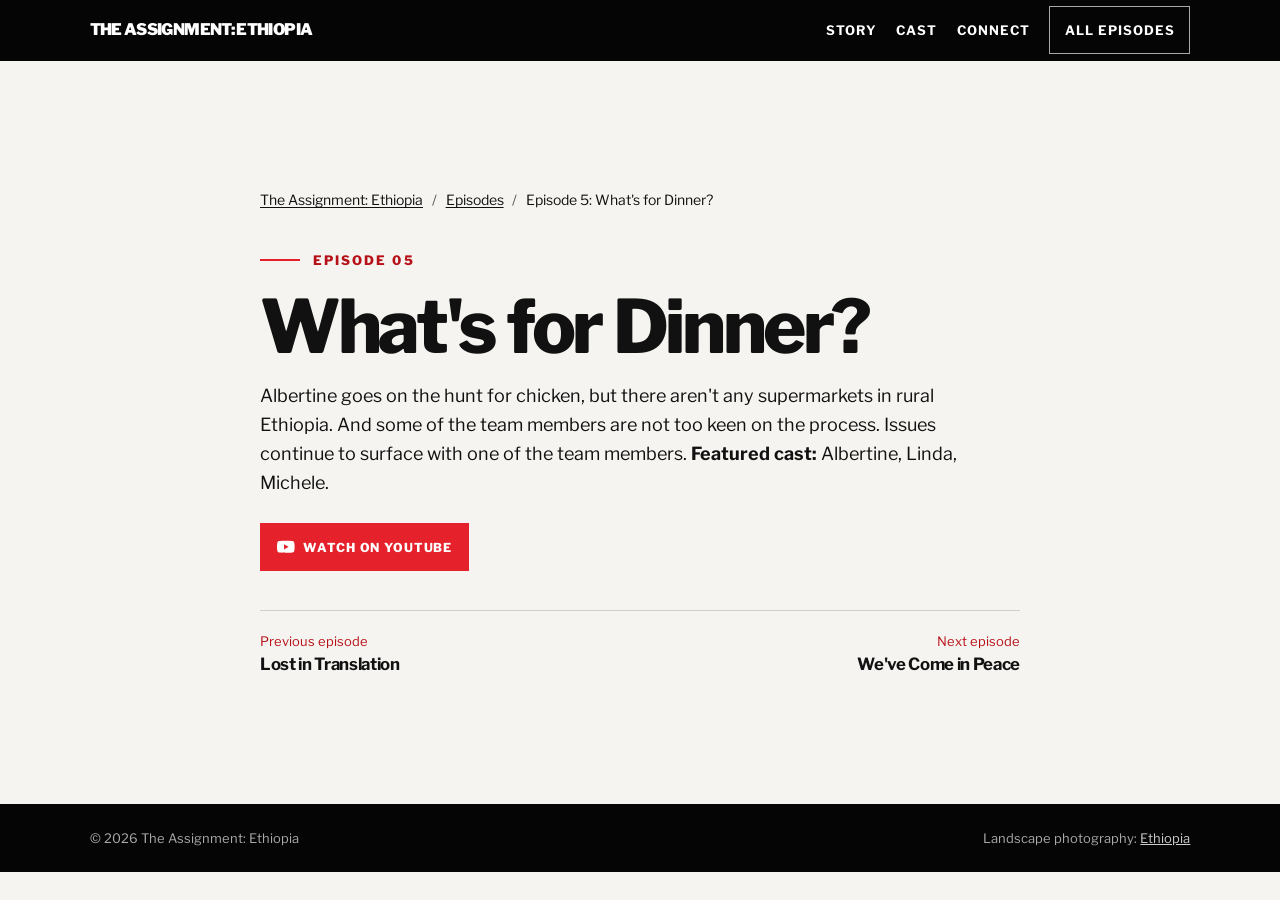
<file: episode-5/index.html>
<!doctype html>
<html lang="en">
<head>
  <meta charset="utf-8" />
  <meta name="viewport" content="width=device-width, initial-scale=1, viewport-fit=cover" />
  <meta name="color-scheme" content="light dark" />
  <meta name="theme-color" content="#0b0b0b" media="(prefers-color-scheme: dark)" />
  <meta name="theme-color" content="#f5f4f0" media="(prefers-color-scheme: light)" />
  <link rel="icon" href="/favicon.ico" sizes="any" />
  <link rel="apple-touch-icon" href="/apple-touch-icon.png" />
  <title>What's for Dinner? — Episode 5 | The Assignment: Ethiopia</title>
  <meta name="description" content="Albertine goes on the hunt for chicken, but there aren't any supermarkets in rural Ethiopia. And some of the team members are not too keen on the process." />
  <meta name="robots" content="index, follow, max-image-preview:large, max-snippet:-1, max-video-preview:-1" />
  <meta name="googlebot" content="index, follow, max-image-preview:large, max-snippet:-1, max-video-preview:-1" />
  <link rel="canonical" href="https://www.theassignmentshow.tv/episode-5/" />
  <link rel="alternate" hreflang="en" href="https://www.theassignmentshow.tv/episode-5/" />
  <link rel="alternate" hreflang="x-default" href="https://www.theassignmentshow.tv/episode-5/" />
  <link rel="prev" href="https://www.theassignmentshow.tv/episode-4/" />
  <link rel="next" href="https://www.theassignmentshow.tv/episode-6/" />
  <meta property="og:type" content="video.episode" />
  <meta property="og:site_name" content="The Assignment" />
  <meta property="og:locale" content="en_US" />
  <meta property="og:title" content="What's for Dinner? — Episode 5 | The Assignment: Ethiopia" />
  <meta property="og:description" content="Albertine goes on the hunt for chicken, but there aren't any supermarkets in rural Ethiopia. And some of the team members are not too keen on the process." />
  <meta property="og:url" content="https://www.theassignmentshow.tv/episode-5/" />
  <meta property="og:image" content="https://www.theassignmentshow.tv/ethiopia-highlands-hero.jpg" />
  <meta property="og:image:secure_url" content="https://www.theassignmentshow.tv/ethiopia-highlands-hero.jpg" />
  <meta property="og:image:type" content="image/jpeg" />
  <meta property="og:image:width" content="2200" />
  <meta property="og:image:height" content="1469" />
  <meta property="og:image:alt" content="The Ethiopian highlands, setting of The Assignment: Ethiopia documentary series" />
  <meta name="twitter:card" content="summary_large_image" />
  <meta name="twitter:title" content="What's for Dinner? — Episode 5 | The Assignment: Ethiopia" />
  <meta name="twitter:description" content="Albertine goes on the hunt for chicken, but there aren't any supermarkets in rural Ethiopia. And some of the team members are not too keen on the process." />
  <meta name="twitter:image" content="https://www.theassignmentshow.tv/ethiopia-highlands-hero.jpg" />
  <meta name="twitter:image:alt" content="The Ethiopian highlands, setting of The Assignment: Ethiopia documentary series" />
  <link rel="preconnect" href="https://fonts.googleapis.com" />
  <link rel="preconnect" href="https://fonts.gstatic.com" crossorigin />
  <link rel="preload" as="style" href="https://fonts.googleapis.com/css2?family=Libre+Franklin:wght@400;500;600;700;800;900&display=swap" onload="this.onload=null;this.rel='stylesheet'"><noscript><link rel="stylesheet" href="https://fonts.googleapis.com/css2?family=Libre+Franklin:wght@400;500;600;700;800;900&display=swap"></noscript>
  <link rel="stylesheet" href="/site.css" />
  <script type="application/ld+json">
{
  "@context": "https://schema.org",
  "@graph": [
    {
      "@type": "WebPage",
      "@id": "https://www.theassignmentshow.tv/episode-5/#webpage",
      "url": "https://www.theassignmentshow.tv/episode-5/",
      "name": "What's for Dinner? — Episode 5 | The Assignment: Ethiopia",
      "description": "Albertine goes on the hunt for chicken, but there aren't any supermarkets in rural Ethiopia. And some of the team members are not too keen on the process. Issues continue to surface with one of the team members. Featured cast: Albertine, Linda, Michele.",
      "inLanguage": "en",
      "isPartOf": {
        "@id": "https://www.theassignmentshow.tv/#website"
      },
      "breadcrumb": {
        "@id": "https://www.theassignmentshow.tv/episode-5/#breadcrumb"
      },
      "mainEntity": {
        "@id": "https://www.theassignmentshow.tv/episode-5/#episode"
      }
    },
    {
      "@type": "BreadcrumbList",
      "@id": "https://www.theassignmentshow.tv/episode-5/#breadcrumb",
      "itemListElement": [
        {
          "@type": "ListItem",
          "position": 1,
          "name": "The Assignment: Ethiopia",
          "item": "https://www.theassignmentshow.tv/"
        },
        {
          "@type": "ListItem",
          "position": 2,
          "name": "Episodes",
          "item": "https://www.theassignmentshow.tv/#episodes"
        },
        {
          "@type": "ListItem",
          "position": 3,
          "name": "Episode 5: What's for Dinner?",
          "item": "https://www.theassignmentshow.tv/episode-5/"
        }
      ]
    },
    {
      "@type": "TVSeries",
      "@id": "https://www.theassignmentshow.tv/#series",
      "name": "The Assignment: Ethiopia",
      "url": "https://www.theassignmentshow.tv/"
    },
    {
      "@type": "TVEpisode",
      "@id": "https://www.theassignmentshow.tv/episode-5/#episode",
      "name": "What's for Dinner?",
      "episodeNumber": 5,
      "description": "Albertine goes on the hunt for chicken, but there aren't any supermarkets in rural Ethiopia. And some of the team members are not too keen on the process. Issues continue to surface with one of the team members. Featured cast: Albertine, Linda, Michele.",
      "url": "https://www.theassignmentshow.tv/episode-5/",
      "inLanguage": "en",
      "image": "https://www.theassignmentshow.tv/ethiopia-highlands-hero.jpg",
      "partOfSeries": {
        "@id": "https://www.theassignmentshow.tv/#series"
      },
      "video": {
        "@id": "https://www.theassignmentshow.tv/episode-5/#video"
      }
    },
    {
      "@type": "VideoObject",
      "@id": "https://www.theassignmentshow.tv/episode-5/#video",
      "name": "What's for Dinner?",
      "description": "Albertine goes on the hunt for chicken, but there aren't any supermarkets in rural Ethiopia. And some of the team members are not too keen on the process. Issues continue to surface with one of the team members. Featured cast: Albertine, Linda, Michele.",
      "thumbnailUrl": "https://www.theassignmentshow.tv/ethiopia-highlands-hero.jpg",
      "url": "https://youtu.be/VRdMOGj4HDI",
      "embedUrl": "https://www.youtube.com/embed/VRdMOGj4HDI",
      "inLanguage": "en"
    }
  ]
}
  </script>
</head>
<body class="episode-page">
  <a class="skip" href="#main">Skip to content</a>
  <header class="subnav">
    <a class="brand" href="/">The Assignment: Ethiopia</a>
    <nav aria-label="Page navigation">
      <a href="/#story">Story</a>
      <a href="/#cast">Cast</a>
      <a href="/#connections">Connect</a>
      <a class="watch" href="/#episodes">All episodes</a>
    </nav>
  </header>
  <main id="main">
    <article class="section">
      <div class="section-inner">
        <nav class="crumbs" aria-label="Breadcrumb">
          <ol>
            <li><a href="/">The Assignment: Ethiopia</a></li>
            <li><a href="/#episodes">Episodes</a></li>
            <li aria-current="page">Episode 5: What's for Dinner?</li>
          </ol>
        </nav>
        <p class="section-label">Episode 05</p>
        <h1>What's for Dinner?</h1>
        <p class="synopsis">Albertine goes on the hunt for chicken, but there aren't any supermarkets in rural Ethiopia. And some of the team members are not too keen on the process. Issues continue to surface with one of the team members. <strong>Featured cast:</strong> Albertine, Linda, Michele.</p>
        <p class="watch-row"><a class="btn btn-red" href="https://youtu.be/VRdMOGj4HDI" target="_blank" rel="noopener"><svg viewBox="0 0 24 24" aria-hidden="true"><path d="M23.5 6.2a3 3 0 0 0-2.1-2.1C19.5 3.6 12 3.6 12 3.6s-7.5 0-9.4.5A3 3 0 0 0 .5 6.2 31 31 0 0 0 0 12a31 31 0 0 0 .5 5.8 3 3 0 0 0 2.1 2.1c1.9.5 9.4.5 9.4.5s7.5 0 9.4-.5a3 3 0 0 0 2.1-2.1A31 31 0 0 0 24 12a31 31 0 0 0-.5-5.8zM9.6 15.6V8.4l6.3 3.6-6.3 3.6z"/></svg>Watch on YouTube<span class="visually-hidden"> (opens in a new tab)</span></a></p>
        <nav class="pager" aria-label="More episodes">
        <a rel="prev" href="/episode-4/"><span class="pager-kicker">Previous episode</span><span class="pager-title">Lost in Translation</span></a>
        <a rel="next" href="/episode-6/"><span class="pager-kicker">Next episode</span><span class="pager-title">We've Come in Peace</span></a>
        </nav>
      </div>
    </article>
  </main>
  <footer><div class="foot"><span>© 2026 The Assignment: Ethiopia</span><span>Landscape photography: <a href="https://www.clubmed.be/l/quand-partir-en-ethiopie" target="_blank" rel="noopener">Ethiopia</a></span></div></footer>
</body>
</html>
</file>
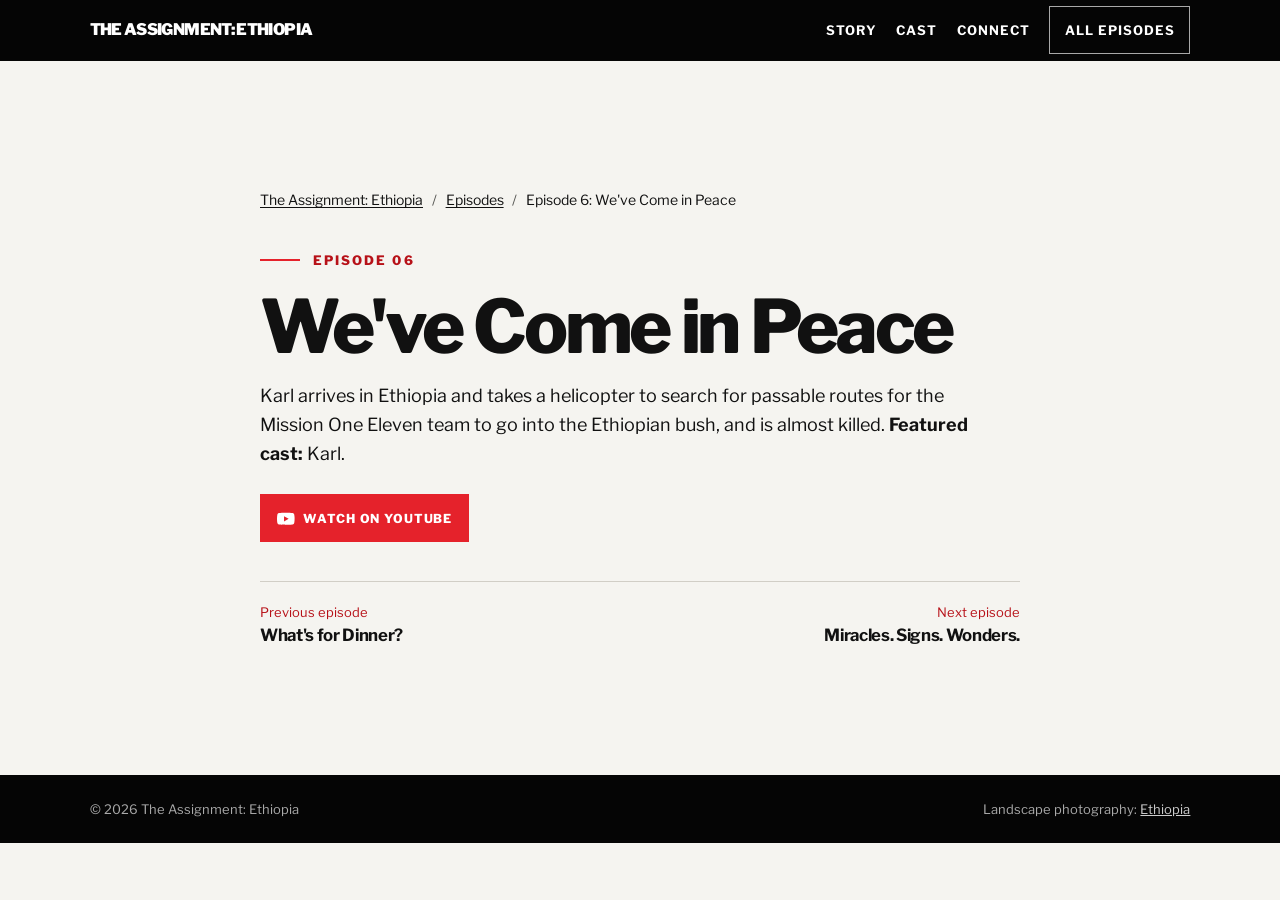
<file: episode-6/index.html>
<!doctype html>
<html lang="en">
<head>
  <meta charset="utf-8" />
  <meta name="viewport" content="width=device-width, initial-scale=1, viewport-fit=cover" />
  <meta name="color-scheme" content="light dark" />
  <meta name="theme-color" content="#0b0b0b" media="(prefers-color-scheme: dark)" />
  <meta name="theme-color" content="#f5f4f0" media="(prefers-color-scheme: light)" />
  <link rel="icon" href="/favicon.ico" sizes="any" />
  <link rel="apple-touch-icon" href="/apple-touch-icon.png" />
  <title>We've Come in Peace — Episode 6 | The Assignment: Ethiopia</title>
  <meta name="description" content="Karl arrives in Ethiopia and takes a helicopter to search for passable routes for the Mission One Eleven team to go into the Ethiopian bush" />
  <meta name="robots" content="index, follow, max-image-preview:large, max-snippet:-1, max-video-preview:-1" />
  <meta name="googlebot" content="index, follow, max-image-preview:large, max-snippet:-1, max-video-preview:-1" />
  <link rel="canonical" href="https://www.theassignmentshow.tv/episode-6/" />
  <link rel="alternate" hreflang="en" href="https://www.theassignmentshow.tv/episode-6/" />
  <link rel="alternate" hreflang="x-default" href="https://www.theassignmentshow.tv/episode-6/" />
  <link rel="prev" href="https://www.theassignmentshow.tv/episode-5/" />
  <link rel="next" href="https://www.theassignmentshow.tv/episode-7/" />
  <meta property="og:type" content="video.episode" />
  <meta property="og:site_name" content="The Assignment" />
  <meta property="og:locale" content="en_US" />
  <meta property="og:title" content="We've Come in Peace — Episode 6 | The Assignment: Ethiopia" />
  <meta property="og:description" content="Karl arrives in Ethiopia and takes a helicopter to search for passable routes for the Mission One Eleven team to go into the Ethiopian bush" />
  <meta property="og:url" content="https://www.theassignmentshow.tv/episode-6/" />
  <meta property="og:image" content="https://www.theassignmentshow.tv/ethiopia-highlands-hero.jpg" />
  <meta property="og:image:secure_url" content="https://www.theassignmentshow.tv/ethiopia-highlands-hero.jpg" />
  <meta property="og:image:type" content="image/jpeg" />
  <meta property="og:image:width" content="2200" />
  <meta property="og:image:height" content="1469" />
  <meta property="og:image:alt" content="The Ethiopian highlands, setting of The Assignment: Ethiopia documentary series" />
  <meta name="twitter:card" content="summary_large_image" />
  <meta name="twitter:title" content="We've Come in Peace — Episode 6 | The Assignment: Ethiopia" />
  <meta name="twitter:description" content="Karl arrives in Ethiopia and takes a helicopter to search for passable routes for the Mission One Eleven team to go into the Ethiopian bush" />
  <meta name="twitter:image" content="https://www.theassignmentshow.tv/ethiopia-highlands-hero.jpg" />
  <meta name="twitter:image:alt" content="The Ethiopian highlands, setting of The Assignment: Ethiopia documentary series" />
  <link rel="preconnect" href="https://fonts.googleapis.com" />
  <link rel="preconnect" href="https://fonts.gstatic.com" crossorigin />
  <link rel="preload" as="style" href="https://fonts.googleapis.com/css2?family=Libre+Franklin:wght@400;500;600;700;800;900&display=swap" onload="this.onload=null;this.rel='stylesheet'"><noscript><link rel="stylesheet" href="https://fonts.googleapis.com/css2?family=Libre+Franklin:wght@400;500;600;700;800;900&display=swap"></noscript>
  <link rel="stylesheet" href="/site.css" />
  <script type="application/ld+json">
{
  "@context": "https://schema.org",
  "@graph": [
    {
      "@type": "WebPage",
      "@id": "https://www.theassignmentshow.tv/episode-6/#webpage",
      "url": "https://www.theassignmentshow.tv/episode-6/",
      "name": "We've Come in Peace — Episode 6 | The Assignment: Ethiopia",
      "description": "Karl arrives in Ethiopia and takes a helicopter to search for passable routes for the Mission One Eleven team to go into the Ethiopian bush, and is almost killed. Featured cast: Karl.",
      "inLanguage": "en",
      "isPartOf": {
        "@id": "https://www.theassignmentshow.tv/#website"
      },
      "breadcrumb": {
        "@id": "https://www.theassignmentshow.tv/episode-6/#breadcrumb"
      },
      "mainEntity": {
        "@id": "https://www.theassignmentshow.tv/episode-6/#episode"
      }
    },
    {
      "@type": "BreadcrumbList",
      "@id": "https://www.theassignmentshow.tv/episode-6/#breadcrumb",
      "itemListElement": [
        {
          "@type": "ListItem",
          "position": 1,
          "name": "The Assignment: Ethiopia",
          "item": "https://www.theassignmentshow.tv/"
        },
        {
          "@type": "ListItem",
          "position": 2,
          "name": "Episodes",
          "item": "https://www.theassignmentshow.tv/#episodes"
        },
        {
          "@type": "ListItem",
          "position": 3,
          "name": "Episode 6: We've Come in Peace",
          "item": "https://www.theassignmentshow.tv/episode-6/"
        }
      ]
    },
    {
      "@type": "TVSeries",
      "@id": "https://www.theassignmentshow.tv/#series",
      "name": "The Assignment: Ethiopia",
      "url": "https://www.theassignmentshow.tv/"
    },
    {
      "@type": "TVEpisode",
      "@id": "https://www.theassignmentshow.tv/episode-6/#episode",
      "name": "We've Come in Peace",
      "episodeNumber": 6,
      "description": "Karl arrives in Ethiopia and takes a helicopter to search for passable routes for the Mission One Eleven team to go into the Ethiopian bush, and is almost killed. Featured cast: Karl.",
      "url": "https://www.theassignmentshow.tv/episode-6/",
      "inLanguage": "en",
      "image": "https://www.theassignmentshow.tv/ethiopia-highlands-hero.jpg",
      "partOfSeries": {
        "@id": "https://www.theassignmentshow.tv/#series"
      },
      "video": {
        "@id": "https://www.theassignmentshow.tv/episode-6/#video"
      }
    },
    {
      "@type": "VideoObject",
      "@id": "https://www.theassignmentshow.tv/episode-6/#video",
      "name": "We've Come in Peace",
      "description": "Karl arrives in Ethiopia and takes a helicopter to search for passable routes for the Mission One Eleven team to go into the Ethiopian bush, and is almost killed. Featured cast: Karl.",
      "thumbnailUrl": "https://www.theassignmentshow.tv/ethiopia-highlands-hero.jpg",
      "url": "https://youtu.be/5a5uiTjnZLA",
      "embedUrl": "https://www.youtube.com/embed/5a5uiTjnZLA",
      "inLanguage": "en"
    }
  ]
}
  </script>
</head>
<body class="episode-page">
  <a class="skip" href="#main">Skip to content</a>
  <header class="subnav">
    <a class="brand" href="/">The Assignment: Ethiopia</a>
    <nav aria-label="Page navigation">
      <a href="/#story">Story</a>
      <a href="/#cast">Cast</a>
      <a href="/#connections">Connect</a>
      <a class="watch" href="/#episodes">All episodes</a>
    </nav>
  </header>
  <main id="main">
    <article class="section">
      <div class="section-inner">
        <nav class="crumbs" aria-label="Breadcrumb">
          <ol>
            <li><a href="/">The Assignment: Ethiopia</a></li>
            <li><a href="/#episodes">Episodes</a></li>
            <li aria-current="page">Episode 6: We've Come in Peace</li>
          </ol>
        </nav>
        <p class="section-label">Episode 06</p>
        <h1>We've Come in Peace</h1>
        <p class="synopsis">Karl arrives in Ethiopia and takes a helicopter to search for passable routes for the Mission One Eleven team to go into the Ethiopian bush, and is almost killed. <strong>Featured cast:</strong> Karl.</p>
        <p class="watch-row"><a class="btn btn-red" href="https://youtu.be/5a5uiTjnZLA" target="_blank" rel="noopener"><svg viewBox="0 0 24 24" aria-hidden="true"><path d="M23.5 6.2a3 3 0 0 0-2.1-2.1C19.5 3.6 12 3.6 12 3.6s-7.5 0-9.4.5A3 3 0 0 0 .5 6.2 31 31 0 0 0 0 12a31 31 0 0 0 .5 5.8 3 3 0 0 0 2.1 2.1c1.9.5 9.4.5 9.4.5s7.5 0 9.4-.5a3 3 0 0 0 2.1-2.1A31 31 0 0 0 24 12a31 31 0 0 0-.5-5.8zM9.6 15.6V8.4l6.3 3.6-6.3 3.6z"/></svg>Watch on YouTube<span class="visually-hidden"> (opens in a new tab)</span></a></p>
        <nav class="pager" aria-label="More episodes">
        <a rel="prev" href="/episode-5/"><span class="pager-kicker">Previous episode</span><span class="pager-title">What's for Dinner?</span></a>
        <a rel="next" href="/episode-7/"><span class="pager-kicker">Next episode</span><span class="pager-title">Miracles. Signs. Wonders.</span></a>
        </nav>
      </div>
    </article>
  </main>
  <footer><div class="foot"><span>© 2026 The Assignment: Ethiopia</span><span>Landscape photography: <a href="https://www.clubmed.be/l/quand-partir-en-ethiopie" target="_blank" rel="noopener">Ethiopia</a></span></div></footer>
</body>
</html>
</file>
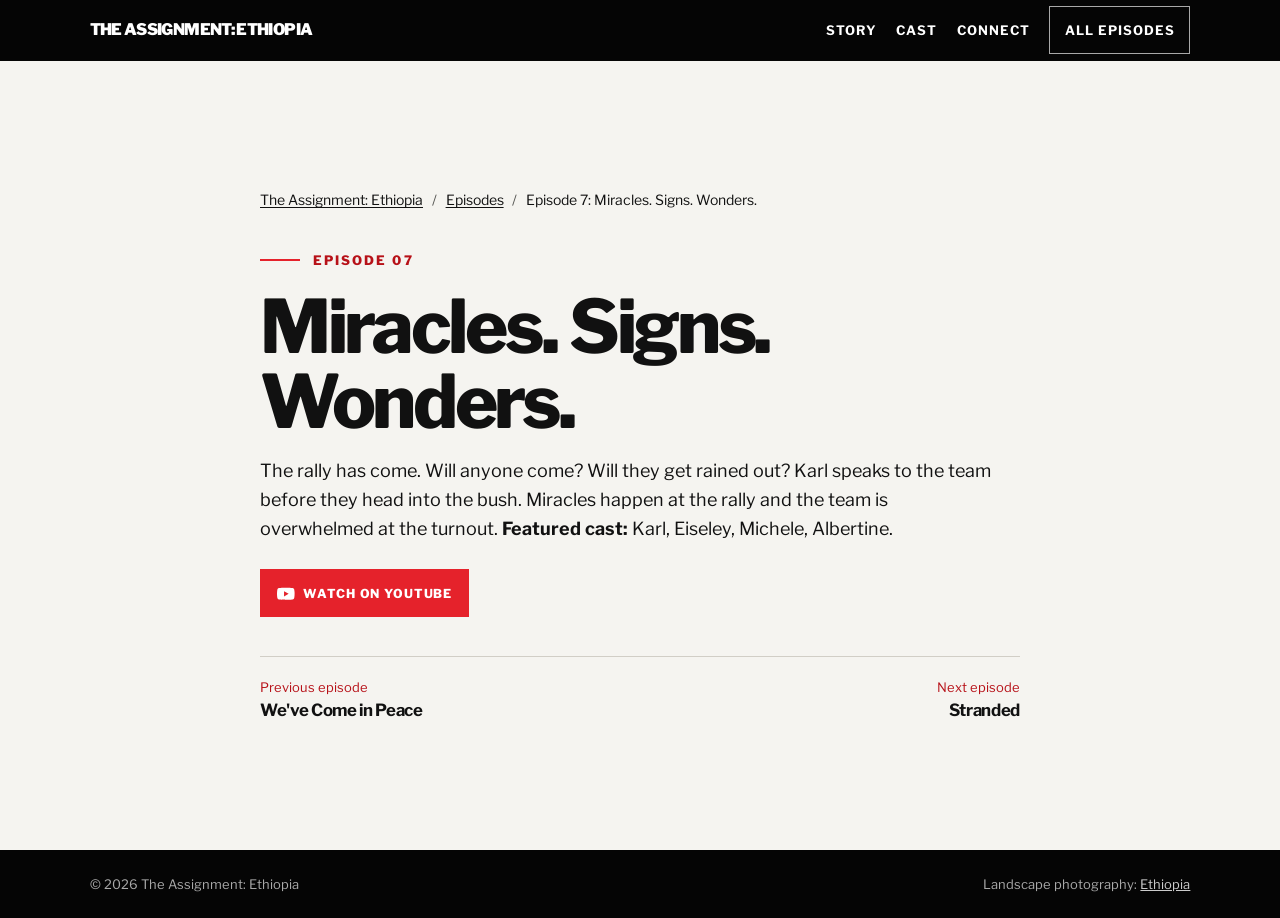
<file: episode-7/index.html>
<!doctype html>
<html lang="en">
<head>
  <meta charset="utf-8" />
  <meta name="viewport" content="width=device-width, initial-scale=1, viewport-fit=cover" />
  <meta name="color-scheme" content="light dark" />
  <meta name="theme-color" content="#0b0b0b" media="(prefers-color-scheme: dark)" />
  <meta name="theme-color" content="#f5f4f0" media="(prefers-color-scheme: light)" />
  <link rel="icon" href="/favicon.ico" sizes="any" />
  <link rel="apple-touch-icon" href="/apple-touch-icon.png" />
  <title>Miracles. Signs. Wonders. — Episode 7 | The Assignment: Ethiopia</title>
  <meta name="description" content="The rally has come. Will anyone come? Will they get rained out? Karl speaks to the team before they head into the bush." />
  <meta name="robots" content="index, follow, max-image-preview:large, max-snippet:-1, max-video-preview:-1" />
  <meta name="googlebot" content="index, follow, max-image-preview:large, max-snippet:-1, max-video-preview:-1" />
  <link rel="canonical" href="https://www.theassignmentshow.tv/episode-7/" />
  <link rel="alternate" hreflang="en" href="https://www.theassignmentshow.tv/episode-7/" />
  <link rel="alternate" hreflang="x-default" href="https://www.theassignmentshow.tv/episode-7/" />
  <link rel="prev" href="https://www.theassignmentshow.tv/episode-6/" />
  <link rel="next" href="https://www.theassignmentshow.tv/episode-8/" />
  <meta property="og:type" content="video.episode" />
  <meta property="og:site_name" content="The Assignment" />
  <meta property="og:locale" content="en_US" />
  <meta property="og:title" content="Miracles. Signs. Wonders. — Episode 7 | The Assignment: Ethiopia" />
  <meta property="og:description" content="The rally has come. Will anyone come? Will they get rained out? Karl speaks to the team before they head into the bush." />
  <meta property="og:url" content="https://www.theassignmentshow.tv/episode-7/" />
  <meta property="og:image" content="https://www.theassignmentshow.tv/ethiopia-highlands-hero.jpg" />
  <meta property="og:image:secure_url" content="https://www.theassignmentshow.tv/ethiopia-highlands-hero.jpg" />
  <meta property="og:image:type" content="image/jpeg" />
  <meta property="og:image:width" content="2200" />
  <meta property="og:image:height" content="1469" />
  <meta property="og:image:alt" content="The Ethiopian highlands, setting of The Assignment: Ethiopia documentary series" />
  <meta name="twitter:card" content="summary_large_image" />
  <meta name="twitter:title" content="Miracles. Signs. Wonders. — Episode 7 | The Assignment: Ethiopia" />
  <meta name="twitter:description" content="The rally has come. Will anyone come? Will they get rained out? Karl speaks to the team before they head into the bush." />
  <meta name="twitter:image" content="https://www.theassignmentshow.tv/ethiopia-highlands-hero.jpg" />
  <meta name="twitter:image:alt" content="The Ethiopian highlands, setting of The Assignment: Ethiopia documentary series" />
  <link rel="preconnect" href="https://fonts.googleapis.com" />
  <link rel="preconnect" href="https://fonts.gstatic.com" crossorigin />
  <link rel="preload" as="style" href="https://fonts.googleapis.com/css2?family=Libre+Franklin:wght@400;500;600;700;800;900&display=swap" onload="this.onload=null;this.rel='stylesheet'"><noscript><link rel="stylesheet" href="https://fonts.googleapis.com/css2?family=Libre+Franklin:wght@400;500;600;700;800;900&display=swap"></noscript>
  <link rel="stylesheet" href="/site.css" />
  <script type="application/ld+json">
{
  "@context": "https://schema.org",
  "@graph": [
    {
      "@type": "WebPage",
      "@id": "https://www.theassignmentshow.tv/episode-7/#webpage",
      "url": "https://www.theassignmentshow.tv/episode-7/",
      "name": "Miracles. Signs. Wonders. — Episode 7 | The Assignment: Ethiopia",
      "description": "The rally has come. Will anyone come? Will they get rained out? Karl speaks to the team before they head into the bush. Miracles happen at the rally and the team is overwhelmed at the turnout. Featured cast: Karl, Eiseley, Michele, Albertine.",
      "inLanguage": "en",
      "isPartOf": {
        "@id": "https://www.theassignmentshow.tv/#website"
      },
      "breadcrumb": {
        "@id": "https://www.theassignmentshow.tv/episode-7/#breadcrumb"
      },
      "mainEntity": {
        "@id": "https://www.theassignmentshow.tv/episode-7/#episode"
      }
    },
    {
      "@type": "BreadcrumbList",
      "@id": "https://www.theassignmentshow.tv/episode-7/#breadcrumb",
      "itemListElement": [
        {
          "@type": "ListItem",
          "position": 1,
          "name": "The Assignment: Ethiopia",
          "item": "https://www.theassignmentshow.tv/"
        },
        {
          "@type": "ListItem",
          "position": 2,
          "name": "Episodes",
          "item": "https://www.theassignmentshow.tv/#episodes"
        },
        {
          "@type": "ListItem",
          "position": 3,
          "name": "Episode 7: Miracles. Signs. Wonders.",
          "item": "https://www.theassignmentshow.tv/episode-7/"
        }
      ]
    },
    {
      "@type": "TVSeries",
      "@id": "https://www.theassignmentshow.tv/#series",
      "name": "The Assignment: Ethiopia",
      "url": "https://www.theassignmentshow.tv/"
    },
    {
      "@type": "TVEpisode",
      "@id": "https://www.theassignmentshow.tv/episode-7/#episode",
      "name": "Miracles. Signs. Wonders.",
      "episodeNumber": 7,
      "description": "The rally has come. Will anyone come? Will they get rained out? Karl speaks to the team before they head into the bush. Miracles happen at the rally and the team is overwhelmed at the turnout. Featured cast: Karl, Eiseley, Michele, Albertine.",
      "url": "https://www.theassignmentshow.tv/episode-7/",
      "inLanguage": "en",
      "image": "https://www.theassignmentshow.tv/ethiopia-highlands-hero.jpg",
      "partOfSeries": {
        "@id": "https://www.theassignmentshow.tv/#series"
      },
      "video": {
        "@id": "https://www.theassignmentshow.tv/episode-7/#video"
      }
    },
    {
      "@type": "VideoObject",
      "@id": "https://www.theassignmentshow.tv/episode-7/#video",
      "name": "Miracles. Signs. Wonders.",
      "description": "The rally has come. Will anyone come? Will they get rained out? Karl speaks to the team before they head into the bush. Miracles happen at the rally and the team is overwhelmed at the turnout. Featured cast: Karl, Eiseley, Michele, Albertine.",
      "thumbnailUrl": "https://www.theassignmentshow.tv/ethiopia-highlands-hero.jpg",
      "url": "https://youtu.be/2ZElpIsYFDE",
      "embedUrl": "https://www.youtube.com/embed/2ZElpIsYFDE",
      "inLanguage": "en"
    }
  ]
}
  </script>
</head>
<body class="episode-page">
  <a class="skip" href="#main">Skip to content</a>
  <header class="subnav">
    <a class="brand" href="/">The Assignment: Ethiopia</a>
    <nav aria-label="Page navigation">
      <a href="/#story">Story</a>
      <a href="/#cast">Cast</a>
      <a href="/#connections">Connect</a>
      <a class="watch" href="/#episodes">All episodes</a>
    </nav>
  </header>
  <main id="main">
    <article class="section">
      <div class="section-inner">
        <nav class="crumbs" aria-label="Breadcrumb">
          <ol>
            <li><a href="/">The Assignment: Ethiopia</a></li>
            <li><a href="/#episodes">Episodes</a></li>
            <li aria-current="page">Episode 7: Miracles. Signs. Wonders.</li>
          </ol>
        </nav>
        <p class="section-label">Episode 07</p>
        <h1>Miracles. Signs. Wonders.</h1>
        <p class="synopsis">The rally has come. Will anyone come? Will they get rained out? Karl speaks to the team before they head into the bush. Miracles happen at the rally and the team is overwhelmed at the turnout. <strong>Featured cast:</strong> Karl, Eiseley, Michele, Albertine.</p>
        <p class="watch-row"><a class="btn btn-red" href="https://youtu.be/2ZElpIsYFDE" target="_blank" rel="noopener"><svg viewBox="0 0 24 24" aria-hidden="true"><path d="M23.5 6.2a3 3 0 0 0-2.1-2.1C19.5 3.6 12 3.6 12 3.6s-7.5 0-9.4.5A3 3 0 0 0 .5 6.2 31 31 0 0 0 0 12a31 31 0 0 0 .5 5.8 3 3 0 0 0 2.1 2.1c1.9.5 9.4.5 9.4.5s7.5 0 9.4-.5a3 3 0 0 0 2.1-2.1A31 31 0 0 0 24 12a31 31 0 0 0-.5-5.8zM9.6 15.6V8.4l6.3 3.6-6.3 3.6z"/></svg>Watch on YouTube<span class="visually-hidden"> (opens in a new tab)</span></a></p>
        <nav class="pager" aria-label="More episodes">
        <a rel="prev" href="/episode-6/"><span class="pager-kicker">Previous episode</span><span class="pager-title">We've Come in Peace</span></a>
        <a rel="next" href="/episode-8/"><span class="pager-kicker">Next episode</span><span class="pager-title">Stranded</span></a>
        </nav>
      </div>
    </article>
  </main>
  <footer><div class="foot"><span>© 2026 The Assignment: Ethiopia</span><span>Landscape photography: <a href="https://www.clubmed.be/l/quand-partir-en-ethiopie" target="_blank" rel="noopener">Ethiopia</a></span></div></footer>
</body>
</html>
</file>
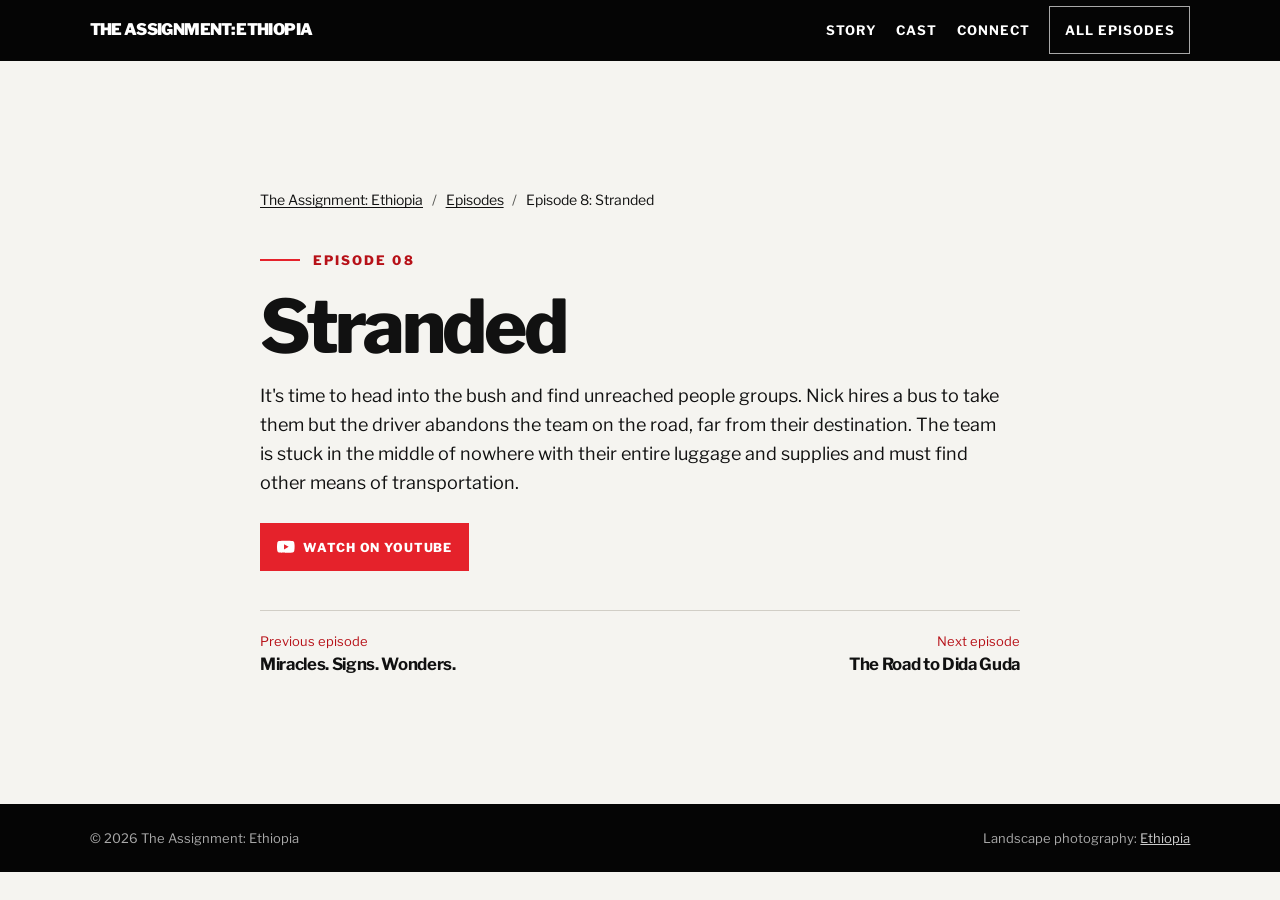
<file: episode-8/index.html>
<!doctype html>
<html lang="en">
<head>
  <meta charset="utf-8" />
  <meta name="viewport" content="width=device-width, initial-scale=1, viewport-fit=cover" />
  <meta name="color-scheme" content="light dark" />
  <meta name="theme-color" content="#0b0b0b" media="(prefers-color-scheme: dark)" />
  <meta name="theme-color" content="#f5f4f0" media="(prefers-color-scheme: light)" />
  <link rel="icon" href="/favicon.ico" sizes="any" />
  <link rel="apple-touch-icon" href="/apple-touch-icon.png" />
  <title>Stranded — Episode 8 | The Assignment: Ethiopia</title>
  <meta name="description" content="It's time to head into the bush and find unreached people groups. Nick hires a bus to take them but the driver abandons the team on the road" />
  <meta name="robots" content="index, follow, max-image-preview:large, max-snippet:-1, max-video-preview:-1" />
  <meta name="googlebot" content="index, follow, max-image-preview:large, max-snippet:-1, max-video-preview:-1" />
  <link rel="canonical" href="https://www.theassignmentshow.tv/episode-8/" />
  <link rel="alternate" hreflang="en" href="https://www.theassignmentshow.tv/episode-8/" />
  <link rel="alternate" hreflang="x-default" href="https://www.theassignmentshow.tv/episode-8/" />
  <link rel="prev" href="https://www.theassignmentshow.tv/episode-7/" />
  <link rel="next" href="https://www.theassignmentshow.tv/episode-9/" />
  <meta property="og:type" content="video.episode" />
  <meta property="og:site_name" content="The Assignment" />
  <meta property="og:locale" content="en_US" />
  <meta property="og:title" content="Stranded — Episode 8 | The Assignment: Ethiopia" />
  <meta property="og:description" content="It's time to head into the bush and find unreached people groups. Nick hires a bus to take them but the driver abandons the team on the road" />
  <meta property="og:url" content="https://www.theassignmentshow.tv/episode-8/" />
  <meta property="og:image" content="https://www.theassignmentshow.tv/ethiopia-highlands-hero.jpg" />
  <meta property="og:image:secure_url" content="https://www.theassignmentshow.tv/ethiopia-highlands-hero.jpg" />
  <meta property="og:image:type" content="image/jpeg" />
  <meta property="og:image:width" content="2200" />
  <meta property="og:image:height" content="1469" />
  <meta property="og:image:alt" content="The Ethiopian highlands, setting of The Assignment: Ethiopia documentary series" />
  <meta name="twitter:card" content="summary_large_image" />
  <meta name="twitter:title" content="Stranded — Episode 8 | The Assignment: Ethiopia" />
  <meta name="twitter:description" content="It's time to head into the bush and find unreached people groups. Nick hires a bus to take them but the driver abandons the team on the road" />
  <meta name="twitter:image" content="https://www.theassignmentshow.tv/ethiopia-highlands-hero.jpg" />
  <meta name="twitter:image:alt" content="The Ethiopian highlands, setting of The Assignment: Ethiopia documentary series" />
  <link rel="preconnect" href="https://fonts.googleapis.com" />
  <link rel="preconnect" href="https://fonts.gstatic.com" crossorigin />
  <link rel="preload" as="style" href="https://fonts.googleapis.com/css2?family=Libre+Franklin:wght@400;500;600;700;800;900&display=swap" onload="this.onload=null;this.rel='stylesheet'"><noscript><link rel="stylesheet" href="https://fonts.googleapis.com/css2?family=Libre+Franklin:wght@400;500;600;700;800;900&display=swap"></noscript>
  <link rel="stylesheet" href="/site.css" />
  <script type="application/ld+json">
{
  "@context": "https://schema.org",
  "@graph": [
    {
      "@type": "WebPage",
      "@id": "https://www.theassignmentshow.tv/episode-8/#webpage",
      "url": "https://www.theassignmentshow.tv/episode-8/",
      "name": "Stranded — Episode 8 | The Assignment: Ethiopia",
      "description": "It's time to head into the bush and find unreached people groups. Nick hires a bus to take them but the driver abandons the team on the road, far from their destination. The team is stuck in the middle of nowhere with their entire luggage and supplies and must find other means of transportation.",
      "inLanguage": "en",
      "isPartOf": {
        "@id": "https://www.theassignmentshow.tv/#website"
      },
      "breadcrumb": {
        "@id": "https://www.theassignmentshow.tv/episode-8/#breadcrumb"
      },
      "mainEntity": {
        "@id": "https://www.theassignmentshow.tv/episode-8/#episode"
      }
    },
    {
      "@type": "BreadcrumbList",
      "@id": "https://www.theassignmentshow.tv/episode-8/#breadcrumb",
      "itemListElement": [
        {
          "@type": "ListItem",
          "position": 1,
          "name": "The Assignment: Ethiopia",
          "item": "https://www.theassignmentshow.tv/"
        },
        {
          "@type": "ListItem",
          "position": 2,
          "name": "Episodes",
          "item": "https://www.theassignmentshow.tv/#episodes"
        },
        {
          "@type": "ListItem",
          "position": 3,
          "name": "Episode 8: Stranded",
          "item": "https://www.theassignmentshow.tv/episode-8/"
        }
      ]
    },
    {
      "@type": "TVSeries",
      "@id": "https://www.theassignmentshow.tv/#series",
      "name": "The Assignment: Ethiopia",
      "url": "https://www.theassignmentshow.tv/"
    },
    {
      "@type": "TVEpisode",
      "@id": "https://www.theassignmentshow.tv/episode-8/#episode",
      "name": "Stranded",
      "episodeNumber": 8,
      "description": "It's time to head into the bush and find unreached people groups. Nick hires a bus to take them but the driver abandons the team on the road, far from their destination. The team is stuck in the middle of nowhere with their entire luggage and supplies and must find other means of transportation.",
      "url": "https://www.theassignmentshow.tv/episode-8/",
      "inLanguage": "en",
      "image": "https://www.theassignmentshow.tv/ethiopia-highlands-hero.jpg",
      "partOfSeries": {
        "@id": "https://www.theassignmentshow.tv/#series"
      },
      "video": {
        "@id": "https://www.theassignmentshow.tv/episode-8/#video"
      }
    },
    {
      "@type": "VideoObject",
      "@id": "https://www.theassignmentshow.tv/episode-8/#video",
      "name": "Stranded",
      "description": "It's time to head into the bush and find unreached people groups. Nick hires a bus to take them but the driver abandons the team on the road, far from their destination. The team is stuck in the middle of nowhere with their entire luggage and supplies and must find other means of transportation.",
      "thumbnailUrl": "https://www.theassignmentshow.tv/ethiopia-highlands-hero.jpg",
      "url": "https://youtu.be/P2lYvwMZeDM",
      "embedUrl": "https://www.youtube.com/embed/P2lYvwMZeDM",
      "inLanguage": "en"
    }
  ]
}
  </script>
</head>
<body class="episode-page">
  <a class="skip" href="#main">Skip to content</a>
  <header class="subnav">
    <a class="brand" href="/">The Assignment: Ethiopia</a>
    <nav aria-label="Page navigation">
      <a href="/#story">Story</a>
      <a href="/#cast">Cast</a>
      <a href="/#connections">Connect</a>
      <a class="watch" href="/#episodes">All episodes</a>
    </nav>
  </header>
  <main id="main">
    <article class="section">
      <div class="section-inner">
        <nav class="crumbs" aria-label="Breadcrumb">
          <ol>
            <li><a href="/">The Assignment: Ethiopia</a></li>
            <li><a href="/#episodes">Episodes</a></li>
            <li aria-current="page">Episode 8: Stranded</li>
          </ol>
        </nav>
        <p class="section-label">Episode 08</p>
        <h1>Stranded</h1>
        <p class="synopsis">It's time to head into the bush and find unreached people groups. Nick hires a bus to take them but the driver abandons the team on the road, far from their destination. The team is stuck in the middle of nowhere with their entire luggage and supplies and must find other means of transportation.</p>
        <p class="watch-row"><a class="btn btn-red" href="https://youtu.be/P2lYvwMZeDM" target="_blank" rel="noopener"><svg viewBox="0 0 24 24" aria-hidden="true"><path d="M23.5 6.2a3 3 0 0 0-2.1-2.1C19.5 3.6 12 3.6 12 3.6s-7.5 0-9.4.5A3 3 0 0 0 .5 6.2 31 31 0 0 0 0 12a31 31 0 0 0 .5 5.8 3 3 0 0 0 2.1 2.1c1.9.5 9.4.5 9.4.5s7.5 0 9.4-.5a3 3 0 0 0 2.1-2.1A31 31 0 0 0 24 12a31 31 0 0 0-.5-5.8zM9.6 15.6V8.4l6.3 3.6-6.3 3.6z"/></svg>Watch on YouTube<span class="visually-hidden"> (opens in a new tab)</span></a></p>
        <nav class="pager" aria-label="More episodes">
        <a rel="prev" href="/episode-7/"><span class="pager-kicker">Previous episode</span><span class="pager-title">Miracles. Signs. Wonders.</span></a>
        <a rel="next" href="/episode-9/"><span class="pager-kicker">Next episode</span><span class="pager-title">The Road to Dida Guda</span></a>
        </nav>
      </div>
    </article>
  </main>
  <footer><div class="foot"><span>© 2026 The Assignment: Ethiopia</span><span>Landscape photography: <a href="https://www.clubmed.be/l/quand-partir-en-ethiopie" target="_blank" rel="noopener">Ethiopia</a></span></div></footer>
</body>
</html>
</file>
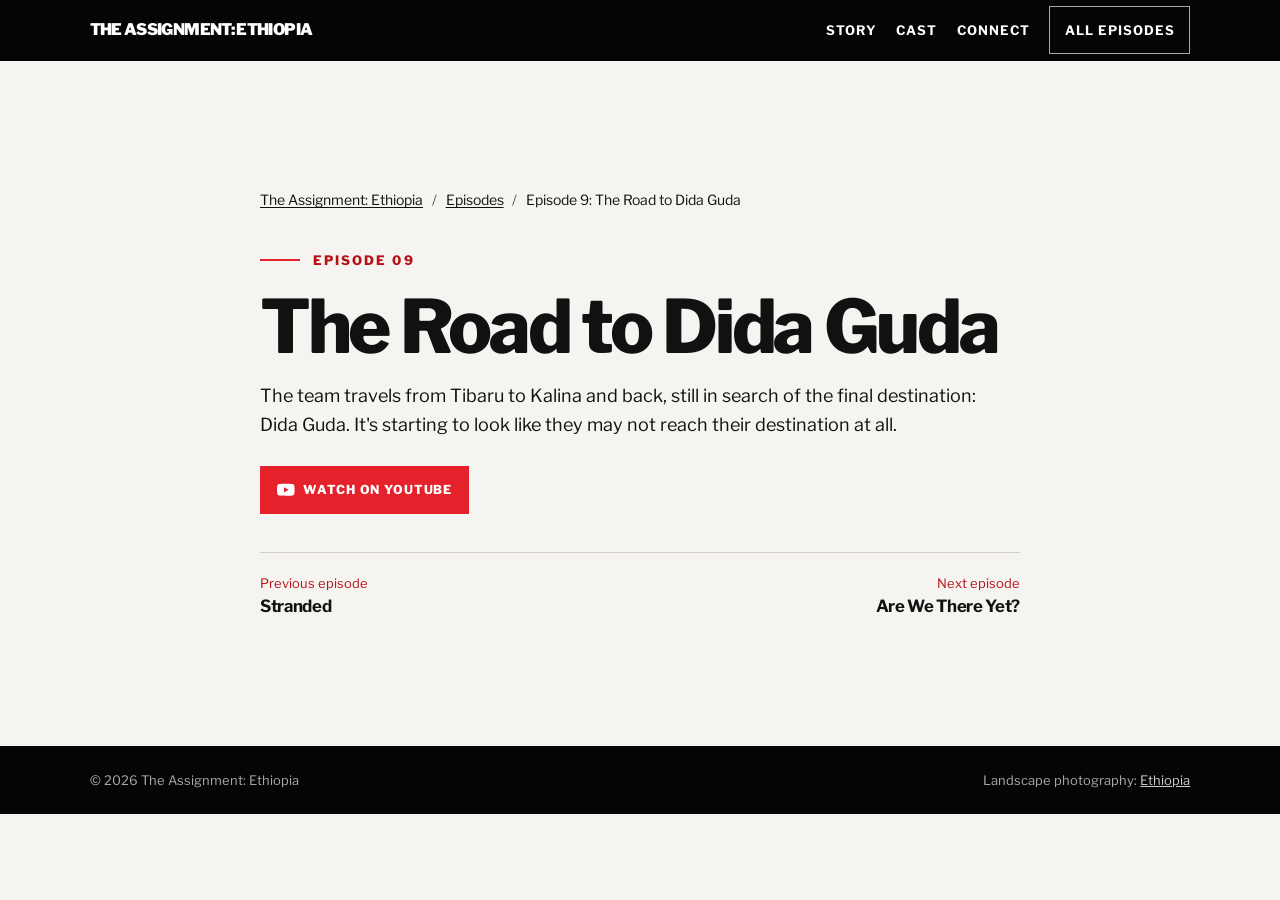
<file: episode-9/index.html>
<!doctype html>
<html lang="en">
<head>
  <meta charset="utf-8" />
  <meta name="viewport" content="width=device-width, initial-scale=1, viewport-fit=cover" />
  <meta name="color-scheme" content="light dark" />
  <meta name="theme-color" content="#0b0b0b" media="(prefers-color-scheme: dark)" />
  <meta name="theme-color" content="#f5f4f0" media="(prefers-color-scheme: light)" />
  <link rel="icon" href="/favicon.ico" sizes="any" />
  <link rel="apple-touch-icon" href="/apple-touch-icon.png" />
  <title>The Road to Dida Guda — Episode 9 | The Assignment: Ethiopia</title>
  <meta name="description" content="The team travels from Tibaru to Kalina and back, still in search of the final destination: Dida Guda." />
  <meta name="robots" content="index, follow, max-image-preview:large, max-snippet:-1, max-video-preview:-1" />
  <meta name="googlebot" content="index, follow, max-image-preview:large, max-snippet:-1, max-video-preview:-1" />
  <link rel="canonical" href="https://www.theassignmentshow.tv/episode-9/" />
  <link rel="alternate" hreflang="en" href="https://www.theassignmentshow.tv/episode-9/" />
  <link rel="alternate" hreflang="x-default" href="https://www.theassignmentshow.tv/episode-9/" />
  <link rel="prev" href="https://www.theassignmentshow.tv/episode-8/" />
  <link rel="next" href="https://www.theassignmentshow.tv/episode-10/" />
  <meta property="og:type" content="video.episode" />
  <meta property="og:site_name" content="The Assignment" />
  <meta property="og:locale" content="en_US" />
  <meta property="og:title" content="The Road to Dida Guda — Episode 9 | The Assignment: Ethiopia" />
  <meta property="og:description" content="The team travels from Tibaru to Kalina and back, still in search of the final destination: Dida Guda." />
  <meta property="og:url" content="https://www.theassignmentshow.tv/episode-9/" />
  <meta property="og:image" content="https://www.theassignmentshow.tv/ethiopia-highlands-hero.jpg" />
  <meta property="og:image:secure_url" content="https://www.theassignmentshow.tv/ethiopia-highlands-hero.jpg" />
  <meta property="og:image:type" content="image/jpeg" />
  <meta property="og:image:width" content="2200" />
  <meta property="og:image:height" content="1469" />
  <meta property="og:image:alt" content="The Ethiopian highlands, setting of The Assignment: Ethiopia documentary series" />
  <meta name="twitter:card" content="summary_large_image" />
  <meta name="twitter:title" content="The Road to Dida Guda — Episode 9 | The Assignment: Ethiopia" />
  <meta name="twitter:description" content="The team travels from Tibaru to Kalina and back, still in search of the final destination: Dida Guda." />
  <meta name="twitter:image" content="https://www.theassignmentshow.tv/ethiopia-highlands-hero.jpg" />
  <meta name="twitter:image:alt" content="The Ethiopian highlands, setting of The Assignment: Ethiopia documentary series" />
  <link rel="preconnect" href="https://fonts.googleapis.com" />
  <link rel="preconnect" href="https://fonts.gstatic.com" crossorigin />
  <link rel="preload" as="style" href="https://fonts.googleapis.com/css2?family=Libre+Franklin:wght@400;500;600;700;800;900&display=swap" onload="this.onload=null;this.rel='stylesheet'"><noscript><link rel="stylesheet" href="https://fonts.googleapis.com/css2?family=Libre+Franklin:wght@400;500;600;700;800;900&display=swap"></noscript>
  <link rel="stylesheet" href="/site.css" />
  <script type="application/ld+json">
{
  "@context": "https://schema.org",
  "@graph": [
    {
      "@type": "WebPage",
      "@id": "https://www.theassignmentshow.tv/episode-9/#webpage",
      "url": "https://www.theassignmentshow.tv/episode-9/",
      "name": "The Road to Dida Guda — Episode 9 | The Assignment: Ethiopia",
      "description": "The team travels from Tibaru to Kalina and back, still in search of the final destination: Dida Guda. It's starting to look like they may not reach their destination at all.",
      "inLanguage": "en",
      "isPartOf": {
        "@id": "https://www.theassignmentshow.tv/#website"
      },
      "breadcrumb": {
        "@id": "https://www.theassignmentshow.tv/episode-9/#breadcrumb"
      },
      "mainEntity": {
        "@id": "https://www.theassignmentshow.tv/episode-9/#episode"
      }
    },
    {
      "@type": "BreadcrumbList",
      "@id": "https://www.theassignmentshow.tv/episode-9/#breadcrumb",
      "itemListElement": [
        {
          "@type": "ListItem",
          "position": 1,
          "name": "The Assignment: Ethiopia",
          "item": "https://www.theassignmentshow.tv/"
        },
        {
          "@type": "ListItem",
          "position": 2,
          "name": "Episodes",
          "item": "https://www.theassignmentshow.tv/#episodes"
        },
        {
          "@type": "ListItem",
          "position": 3,
          "name": "Episode 9: The Road to Dida Guda",
          "item": "https://www.theassignmentshow.tv/episode-9/"
        }
      ]
    },
    {
      "@type": "TVSeries",
      "@id": "https://www.theassignmentshow.tv/#series",
      "name": "The Assignment: Ethiopia",
      "url": "https://www.theassignmentshow.tv/"
    },
    {
      "@type": "TVEpisode",
      "@id": "https://www.theassignmentshow.tv/episode-9/#episode",
      "name": "The Road to Dida Guda",
      "episodeNumber": 9,
      "description": "The team travels from Tibaru to Kalina and back, still in search of the final destination: Dida Guda. It's starting to look like they may not reach their destination at all.",
      "url": "https://www.theassignmentshow.tv/episode-9/",
      "inLanguage": "en",
      "image": "https://www.theassignmentshow.tv/ethiopia-highlands-hero.jpg",
      "partOfSeries": {
        "@id": "https://www.theassignmentshow.tv/#series"
      },
      "video": {
        "@id": "https://www.theassignmentshow.tv/episode-9/#video"
      }
    },
    {
      "@type": "VideoObject",
      "@id": "https://www.theassignmentshow.tv/episode-9/#video",
      "name": "The Road to Dida Guda",
      "description": "The team travels from Tibaru to Kalina and back, still in search of the final destination: Dida Guda. It's starting to look like they may not reach their destination at all.",
      "thumbnailUrl": "https://www.theassignmentshow.tv/ethiopia-highlands-hero.jpg",
      "url": "https://youtu.be/kPEKNLH4UhU",
      "embedUrl": "https://www.youtube.com/embed/kPEKNLH4UhU",
      "inLanguage": "en"
    }
  ]
}
  </script>
</head>
<body class="episode-page">
  <a class="skip" href="#main">Skip to content</a>
  <header class="subnav">
    <a class="brand" href="/">The Assignment: Ethiopia</a>
    <nav aria-label="Page navigation">
      <a href="/#story">Story</a>
      <a href="/#cast">Cast</a>
      <a href="/#connections">Connect</a>
      <a class="watch" href="/#episodes">All episodes</a>
    </nav>
  </header>
  <main id="main">
    <article class="section">
      <div class="section-inner">
        <nav class="crumbs" aria-label="Breadcrumb">
          <ol>
            <li><a href="/">The Assignment: Ethiopia</a></li>
            <li><a href="/#episodes">Episodes</a></li>
            <li aria-current="page">Episode 9: The Road to Dida Guda</li>
          </ol>
        </nav>
        <p class="section-label">Episode 09</p>
        <h1>The Road to Dida Guda</h1>
        <p class="synopsis">The team travels from Tibaru to Kalina and back, still in search of the final destination: Dida Guda. It's starting to look like they may not reach their destination at all.</p>
        <p class="watch-row"><a class="btn btn-red" href="https://youtu.be/kPEKNLH4UhU" target="_blank" rel="noopener"><svg viewBox="0 0 24 24" aria-hidden="true"><path d="M23.5 6.2a3 3 0 0 0-2.1-2.1C19.5 3.6 12 3.6 12 3.6s-7.5 0-9.4.5A3 3 0 0 0 .5 6.2 31 31 0 0 0 0 12a31 31 0 0 0 .5 5.8 3 3 0 0 0 2.1 2.1c1.9.5 9.4.5 9.4.5s7.5 0 9.4-.5a3 3 0 0 0 2.1-2.1A31 31 0 0 0 24 12a31 31 0 0 0-.5-5.8zM9.6 15.6V8.4l6.3 3.6-6.3 3.6z"/></svg>Watch on YouTube<span class="visually-hidden"> (opens in a new tab)</span></a></p>
        <nav class="pager" aria-label="More episodes">
        <a rel="prev" href="/episode-8/"><span class="pager-kicker">Previous episode</span><span class="pager-title">Stranded</span></a>
        <a rel="next" href="/episode-10/"><span class="pager-kicker">Next episode</span><span class="pager-title">Are We There Yet?</span></a>
        </nav>
      </div>
    </article>
  </main>
  <footer><div class="foot"><span>© 2026 The Assignment: Ethiopia</span><span>Landscape photography: <a href="https://www.clubmed.be/l/quand-partir-en-ethiopie" target="_blank" rel="noopener">Ethiopia</a></span></div></footer>
</body>
</html>
</file>
<file: site.css>
:root {
      --bg:#0b0b0b; --surface:#141414; --surface-2:#1d1d1d; --ink:#f7f7f5;
      --muted:#b8b8b4; --line:#343434; --red:#e5222b; --red-dark:#b71118;
      --paper:#f0efeb; --black:#050505; --shadow:0 24px 80px rgba(0,0,0,.35);
    }
    @media (prefers-color-scheme: light) {
      :root { --bg:#f5f4f0; --surface:#ffffff; --surface-2:#e9e7e1; --ink:#111111; --muted:#545451; --line:#d1cec6; --shadow:0 24px 80px rgba(0,0,0,.12); }
    }
    *{box-sizing:border-box}
    html{scroll-behavior:smooth;background:var(--bg)}
    body{margin:0;background:var(--bg);color:var(--ink);font-family:"Libre Franklin",sans-serif;line-height:1.55;overflow-x:hidden}
    a{color:inherit}
    img{display:block;max-width:100%}
    .nav{position:absolute;z-index:10;top:0;left:0;right:0;display:flex;justify-content:flex-end;gap:1.4rem;align-items:center;padding:1.2rem clamp(1.15rem,4vw,4.5rem);font-size:.76rem;font-weight:700;letter-spacing:.08em;text-transform:uppercase;color:#fff}
    .nav a{text-decoration:none}.nav a:hover,.nav a:focus-visible{color:#ff4c53}
    .nav .watch{border:1px solid rgba(255,255,255,.65);padding:.62rem .9rem}
    .hero{position:relative;min-height:100svh;display:flex;align-items:flex-end;padding:clamp(6.8rem,13vw,10rem) clamp(1.15rem,7vw,7rem) clamp(3rem,7vw,6rem);isolation:isolate;background:#111;color:#fff}
    .hero-media{position:absolute;inset:0;z-index:-3;display:block}.hero-media img{width:100%;height:100%;object-fit:cover;object-position:center 52%;display:block}
    .hero::before{content:"";position:absolute;inset:0;z-index:-2;background:linear-gradient(90deg,rgba(0,0,0,.88) 0%,rgba(0,0,0,.6) 42%,rgba(0,0,0,.14) 76%),linear-gradient(0deg,rgba(0,0,0,.9),transparent 55%)}
    .hero::after{content:"";position:absolute;inset:0;z-index:-1;background:radial-gradient(circle at 70% 35%,rgba(255,130,0,.16),transparent 32%);mix-blend-mode:screen}
    .hero-content{max-width:900px}
    .poster-mark{border-left:clamp(.45rem,1vw,.7rem) solid var(--red);padding-left:clamp(1rem,2.2vw,2rem)}
    .hero-kicker{margin:0 0 .4rem;font-size:clamp(.78rem,1.5vw,1rem);font-weight:700;letter-spacing:.26em;text-transform:uppercase}
    h1{margin:0;font-size:clamp(3.15rem,11.5vw,9.5rem);line-height:.78;letter-spacing:-.075em;font-weight:900;text-transform:uppercase;max-width:9ch}
    .ethiopia{display:block;margin-top:.4rem;font-family:"Libre Franklin",sans-serif;font-style:normal;font-size:clamp(2.6rem,8vw,6.5rem);font-weight:800;letter-spacing:-.05em;text-transform:none;color:#fff}
    .tagline{margin:clamp(1.3rem,3vw,2.2rem) 0 0;max-width:28rem;font-size:clamp(1rem,1.8vw,1.25rem);font-weight:600;letter-spacing:.02em}
    .hero-actions{display:flex;flex-wrap:wrap;gap:.75rem;margin-top:1.6rem}
    .btn{display:inline-flex;align-items:center;justify-content:center;gap:.55rem;min-height:48px;padding:.75rem 1rem;border:1px solid currentColor;text-decoration:none;font-size:.77rem;font-weight:800;letter-spacing:.07em;text-transform:uppercase;transition:background .2s,color .2s,border-color .2s}
    .btn svg{width:1.1rem;height:1.1rem;fill:currentColor}
    .btn-red{background:var(--red);border-color:var(--red);color:#fff}.btn-red:hover,.btn-red:focus-visible{background:#fff;border-color:#fff;color:#111}
    .btn-ghost{color:#fff;border-color:rgba(255,255,255,.65)}.btn-ghost:hover,.btn-ghost:focus-visible{background:#fff;color:#111}
    .hero-url{position:absolute;right:clamp(1.2rem,4vw,4rem);bottom:1.5rem;margin:0;color:rgba(255,255,255,.7);font-size:.72rem;letter-spacing:.13em;text-transform:uppercase}
    .section{padding:clamp(4.5rem,9vw,8rem) clamp(1.15rem,7vw,7rem)}
    .section-inner{max-width:1240px;margin:0 auto}
    .section-label{display:flex;align-items:center;gap:.8rem;margin:0 0 1.2rem;color:var(--red);font-size:.72rem;font-weight:800;letter-spacing:.16em;text-transform:uppercase}.section-label::before{content:"";width:2.5rem;height:2px;background:var(--red)}
    h2{font-size:clamp(2.45rem,6.4vw,5.7rem);line-height:.95;letter-spacing:-.055em;margin:0;font-weight:800}
    .lede{font-size:clamp(1.25rem,2.8vw,2.25rem);line-height:1.32;letter-spacing:-.025em;margin:1.8rem 0 0;max-width:35ch}
    .about{display:grid;grid-template-columns:minmax(0,1.4fr) minmax(260px,.6fr);gap:clamp(2rem,7vw,7rem);align-items:end}
    .quote{margin:0;padding-top:1.2rem;border-top:2px solid var(--red);font-family:"Libre Franklin",sans-serif;font-size:clamp(1.2rem,2.1vw,1.65rem);font-style:normal;font-weight:500;line-height:1.35;color:var(--muted)}
    .episodes{background:var(--surface)}
    .episode-intro{display:flex;align-items:end;justify-content:space-between;gap:2rem;margin-bottom:3rem}
    .episode-intro p{margin:0 0 .35rem;max-width:28rem;color:var(--muted)}
    .episode-grid{display:grid;grid-template-columns:repeat(2,minmax(0,1fr));border-top:1px solid var(--line)}
    .episode{position:relative;padding:clamp(1.4rem,3vw,2.3rem) clamp(0rem,2.4vw,2.3rem) 2.3rem;border-bottom:1px solid var(--line);display:flex;flex-direction:column;min-height:320px}
    .episode:nth-child(odd){padding-left:0;border-right:1px solid var(--line)}
    .episode-number{font-family:"Libre Franklin",sans-serif;font-weight:800;letter-spacing:-.04em;font-size:clamp(3rem,6vw,5rem);line-height:1;color:var(--red);font-variant-numeric:tabular-nums}
    .episode h3{font-size:clamp(1.4rem,2.5vw,2rem);line-height:1.13;letter-spacing:-.035em;margin:.8rem 0 .9rem}
    .episode p{margin:0;color:var(--muted);font-size:.95rem;max-width:58ch}
    .episode .btn{align-self:flex-start;margin-top:auto;padding-top:.65rem;padding-bottom:.65rem;min-height:42px;color:var(--ink)}
    .episode .btn:hover,.episode .btn:focus-visible{background:var(--red);border-color:var(--red);color:#fff}
    .credits{background:var(--black);color:#fff;position:relative;overflow:hidden}
    .credits::before{content:"ASSIGNMENT";position:absolute;right:-.08em;top:-.18em;font-size:clamp(5rem,20vw,18rem);font-weight:900;letter-spacing:-.08em;color:rgba(255,255,255,.035);white-space:nowrap}
    .cast-list{display:grid;grid-template-columns:repeat(3,1fr);gap:1px;background:#333;margin-top:2.5rem}
    .cast-name{background:#111;padding:clamp(1.2rem,3vw,2rem);font-size:clamp(1.15rem,2vw,1.7rem);font-weight:700;min-height:130px;display:flex;align-items:flex-end}
    .links-section{background:var(--paper);color:#111}
    .links-grid{display:grid;grid-template-columns:1.3fr .7fr;gap:clamp(2rem,7vw,7rem);align-items:start}
    .link-list{margin-top:2rem;border-top:1px solid #bebbb2}
    .big-link{display:flex;justify-content:space-between;align-items:center;gap:1rem;padding:1.4rem 0;border-bottom:1px solid #bebbb2;text-decoration:none;font-size:clamp(1.2rem,2.5vw,2rem);font-weight:700;letter-spacing:-.025em}
    .big-link span:last-child{color:var(--red);font-size:1.4rem}.big-link:hover,.big-link:focus-visible{color:var(--red)}
    .mini-poster{background:#111 url('/ethiopia-highlands-hero.jpg') center/cover no-repeat;background-image:image-set(url('/ethiopia-highlands-poster-600.avif') type('image/avif'),url('/ethiopia-highlands-poster-600.webp') type('image/webp'),url('/ethiopia-highlands-hero.jpg') type('image/jpeg'));aspect-ratio:3/4;min-height:420px;padding:clamp(1.4rem,3vw,2.4rem);color:#fff;display:flex;flex-direction:column;justify-content:space-between;box-shadow:var(--shadow);position:relative;isolation:isolate}
        /* WCAG AA contrast for section labels: darker red on light sections, lighter red on the black cast section. */
    .section-label{color:var(--red-dark)}#cast .section-label{color:#ff5a61}
    .mini-poster::before{content:"";position:absolute;inset:0;background:linear-gradient(rgba(0,0,0,.2),rgba(0,0,0,.86));z-index:-1}
    .mini-poster .top{font-size:.7rem;font-weight:800;letter-spacing:.2em;text-transform:uppercase}.mini-poster .title{font-size:clamp(2.3rem,5vw,4rem);font-weight:900;letter-spacing:-.07em;line-height:.8;text-transform:uppercase}.mini-poster .title em{display:block;font-family:"Libre Franklin",sans-serif;font-weight:700;font-style:normal;text-transform:none;font-size:1.05em;letter-spacing:-.03em}.mini-poster .bottom{font-size:.72rem;letter-spacing:.1em;text-transform:uppercase}
    footer{background:#050505;color:#aaa;padding:1.5rem clamp(1.15rem,7vw,7rem);font-size:.72rem}
    footer .foot{max-width:1240px;margin:auto;display:flex;justify-content:space-between;gap:1rem;flex-wrap:wrap}footer a{color:#ccc}
    @media(max-width:760px){
      .nav{justify-content:flex-start;gap:1rem}.nav a:not(.watch){display:none}.nav .watch{margin-left:auto}
      .hero{min-height:92svh;background-position:62% center}.hero-media img{object-position:62% center}.hero::before{background:linear-gradient(90deg,rgba(0,0,0,.88),rgba(0,0,0,.38)),linear-gradient(0deg,rgba(0,0,0,.9),transparent 60%)}
      .hero-url{display:block;position:static;margin:1.3rem 0 0;font-size:.64rem}.about,.links-grid{grid-template-columns:1fr}.quote{margin-top:1rem}.episode-intro{display:block}.episode-intro p{margin-top:1rem}.episode-grid{grid-template-columns:1fr}.episode,.episode:nth-child(odd){padding:1.6rem 0 1.8rem;border-right:0;min-height:0}.episode .btn{margin-top:1.3rem}.cast-list{grid-template-columns:1fr}.cast-name{min-height:86px}.mini-poster{max-width:430px;width:100%;margin:1rem auto 0}
    }
    @media(prefers-reduced-motion:reduce){html{scroll-behavior:auto}}

/* episode pages */
.episode h3 a{color:inherit;text-decoration:underline;text-decoration-thickness:1px;text-underline-offset:.14em}
.episode h3 a:hover,.episode h3 a:focus-visible{color:var(--red)}
.episode-actions{display:flex;flex-wrap:wrap;gap:.6rem;align-items:center;margin-top:auto;padding-top:1.1rem}
.episode .episode-actions .btn{margin-top:0}
.skip{position:absolute;left:1rem;top:0;transform:translateY(-120%);background:#fff;color:#111;padding:.6rem 1rem;z-index:30;font-weight:800;text-decoration:none}
.skip:focus{transform:none}
.visually-hidden{position:absolute;width:1px;height:1px;padding:0;margin:-1px;overflow:hidden;clip:rect(0,0,0,0);white-space:nowrap;border:0}
.subnav{display:flex;justify-content:space-between;align-items:center;gap:1rem;padding:.4rem clamp(1.15rem,7vw,7rem);background:#050505;color:#fff}
.subnav a{color:#fff;text-decoration:none;font-size:.8125rem;font-weight:700;letter-spacing:.08em;text-transform:uppercase}
.subnav a:hover,.subnav a:focus-visible{color:#ff5a61}
.subnav nav{display:flex;gap:1.2rem;align-items:center}
.subnav nav a{display:inline-flex;align-items:center;min-height:48px}
.subnav .brand{font-size:1rem;font-weight:900;letter-spacing:-.04em;min-height:48px;display:inline-flex;align-items:center}
.subnav .watch{border:1px solid rgba(255,255,255,.65);padding:.62rem .9rem}
.episode-page h1{margin:0;max-width:22ch;font-size:clamp(2.4rem,6.2vw,4.6rem);line-height:1.02;letter-spacing:-.045em;font-weight:800;text-transform:none}
.episode-page .section-inner{max-width:760px}
.episode-page .section-label,.episode-page .pager-kicker{color:#ff5a61;font-size:.8125rem}
.episode-page footer{font-size:.8125rem}
.crumbs{margin:0 0 1.6rem}
.crumbs ol{display:flex;flex-wrap:wrap;align-items:center;gap:.15rem 0;list-style:none;margin:0;padding:0;font-size:.875rem}
.crumbs li{display:flex;align-items:center;min-height:48px}
.crumbs li+li::before{content:"/";margin:0 .55rem;color:var(--muted)}
.crumbs a{color:inherit;text-decoration:underline;text-underline-offset:.14em}
.synopsis{font-size:1.125rem;line-height:1.6;max-width:62ch;margin:1.15rem 0 0}
.watch-row{margin:1.6rem 0 0}
.watch-row .btn{min-height:48px}
.pager{display:flex;justify-content:space-between;gap:1rem;margin-top:2.4rem;border-top:1px solid var(--line);padding-top:.4rem}
.pager a{display:flex;flex-direction:column;justify-content:center;gap:.2rem;min-height:48px;padding:.85rem 0;text-decoration:none;max-width:46%}
.pager a[rel="next"]{margin-left:auto;text-align:right;align-items:flex-end}
.pager a:hover .pager-title,.pager a:focus-visible .pager-title{text-decoration:underline;text-underline-offset:.12em}
.pager-title{font-size:1.05rem;font-weight:700;letter-spacing:-.02em;line-height:1.25}
@media (prefers-color-scheme: light){
  .episode-page .section-label,.episode-page .pager-kicker{color:var(--red-dark)}
}
@media(max-width:760px){
  .subnav{padding:.4rem 1.15rem}
  .subnav nav a:not(.watch){display:none}
  .episode .episode-actions{margin-top:1.3rem;padding-top:0}
  .pager{flex-direction:column}
  .pager a,.pager a[rel="next"]{max-width:none;margin-left:0;text-align:left;align-items:flex-start}
}
</file>
